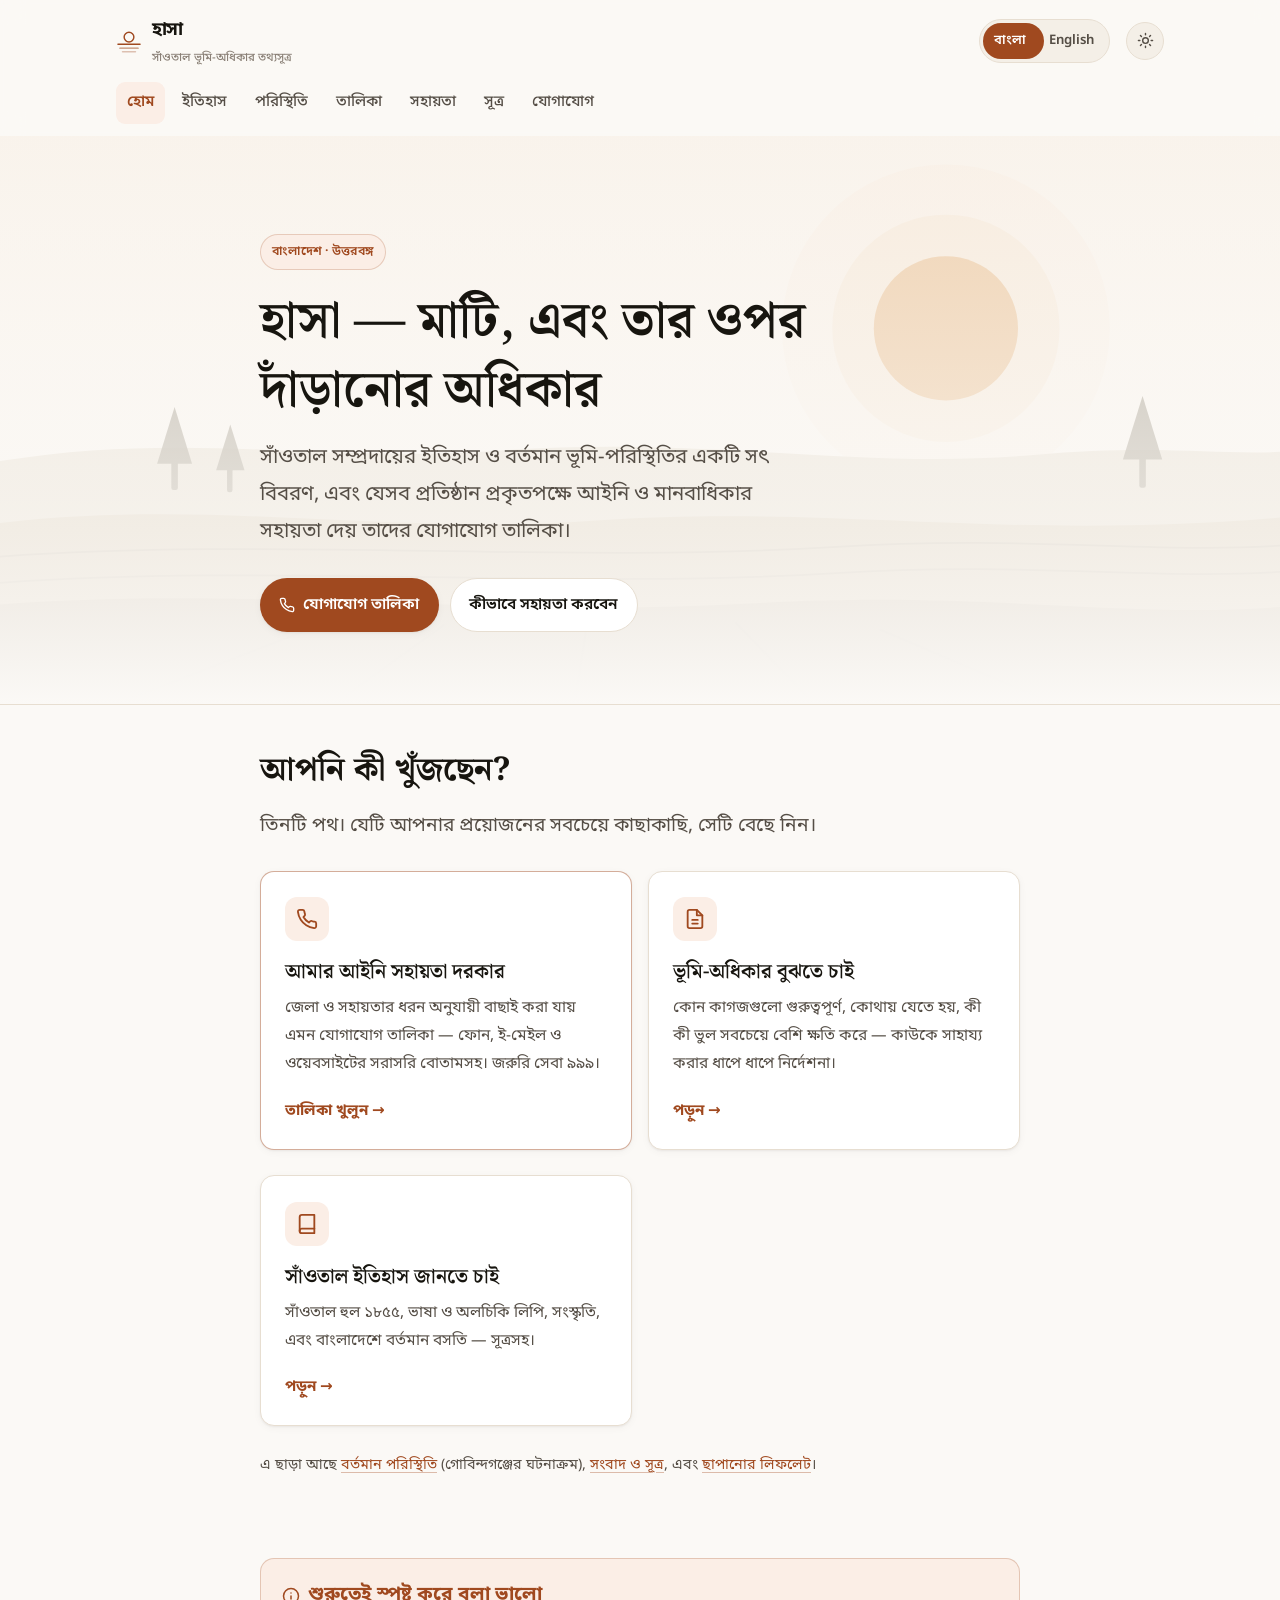
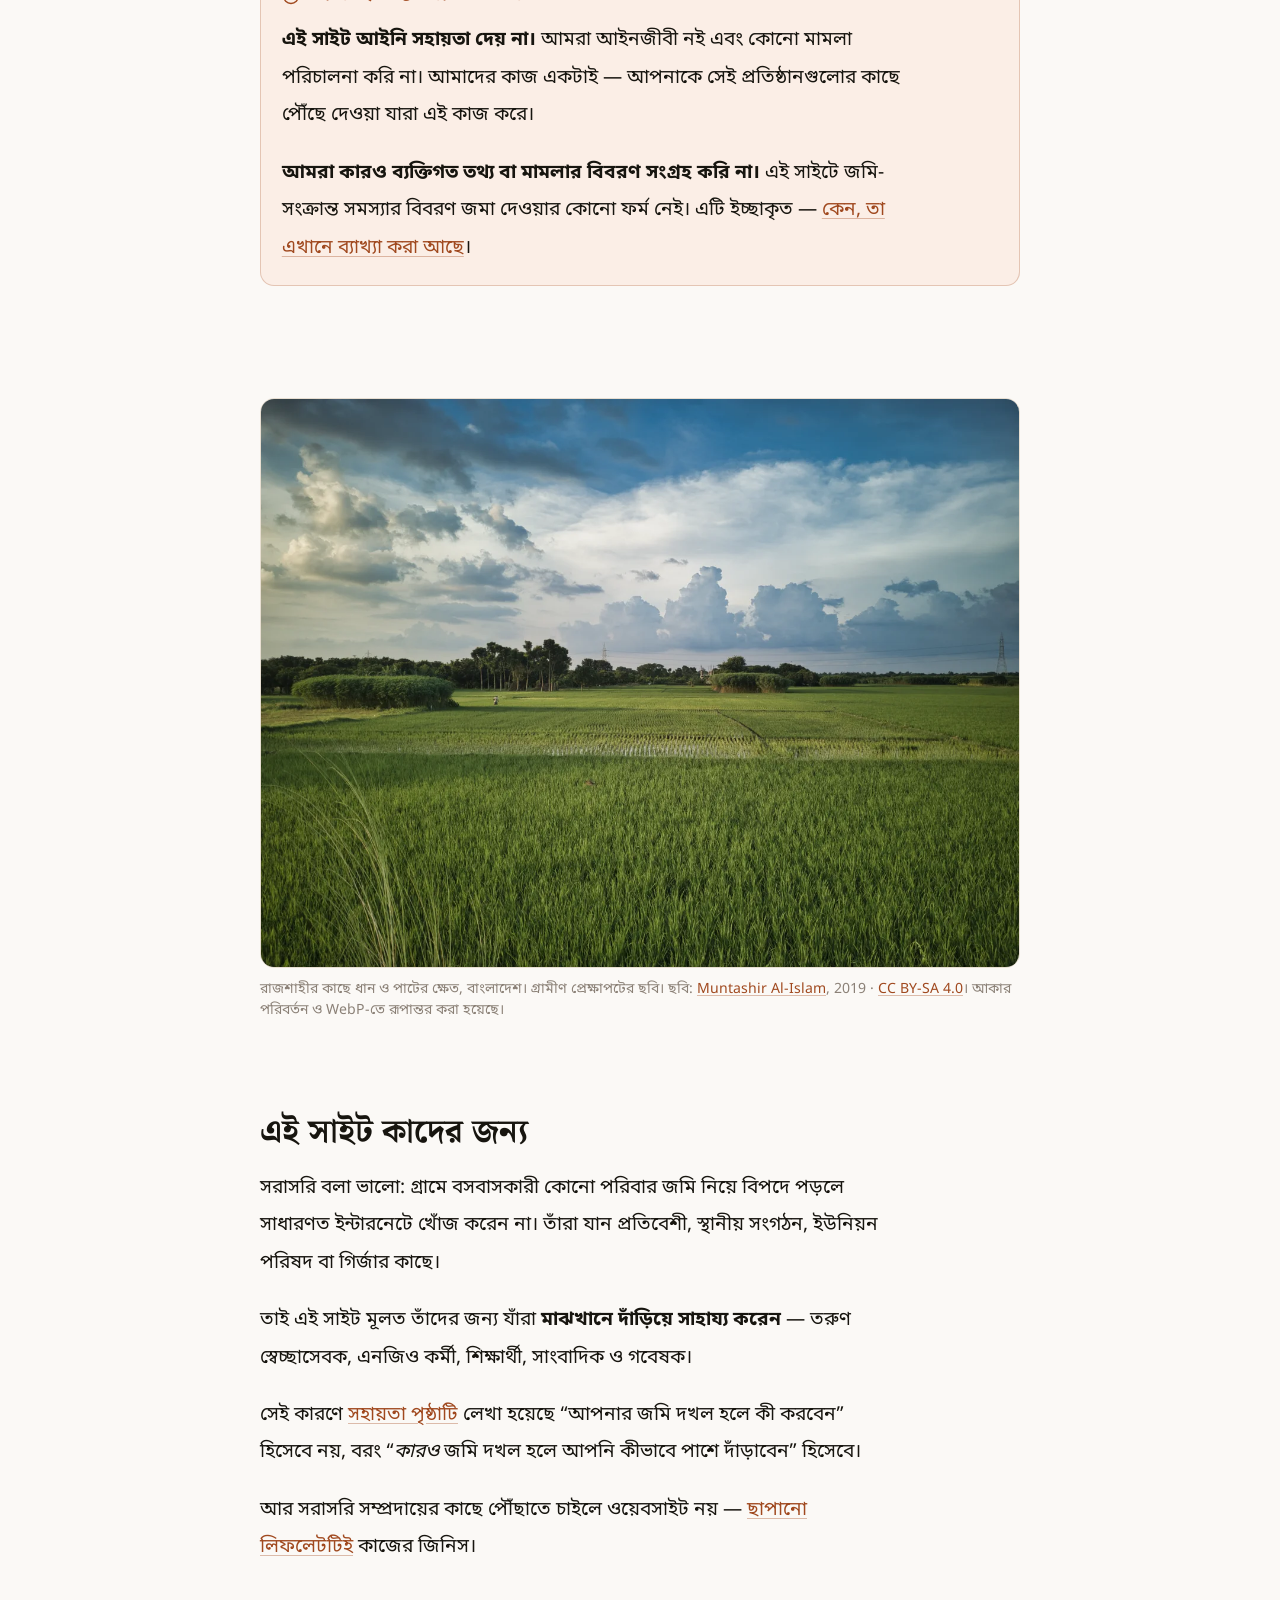
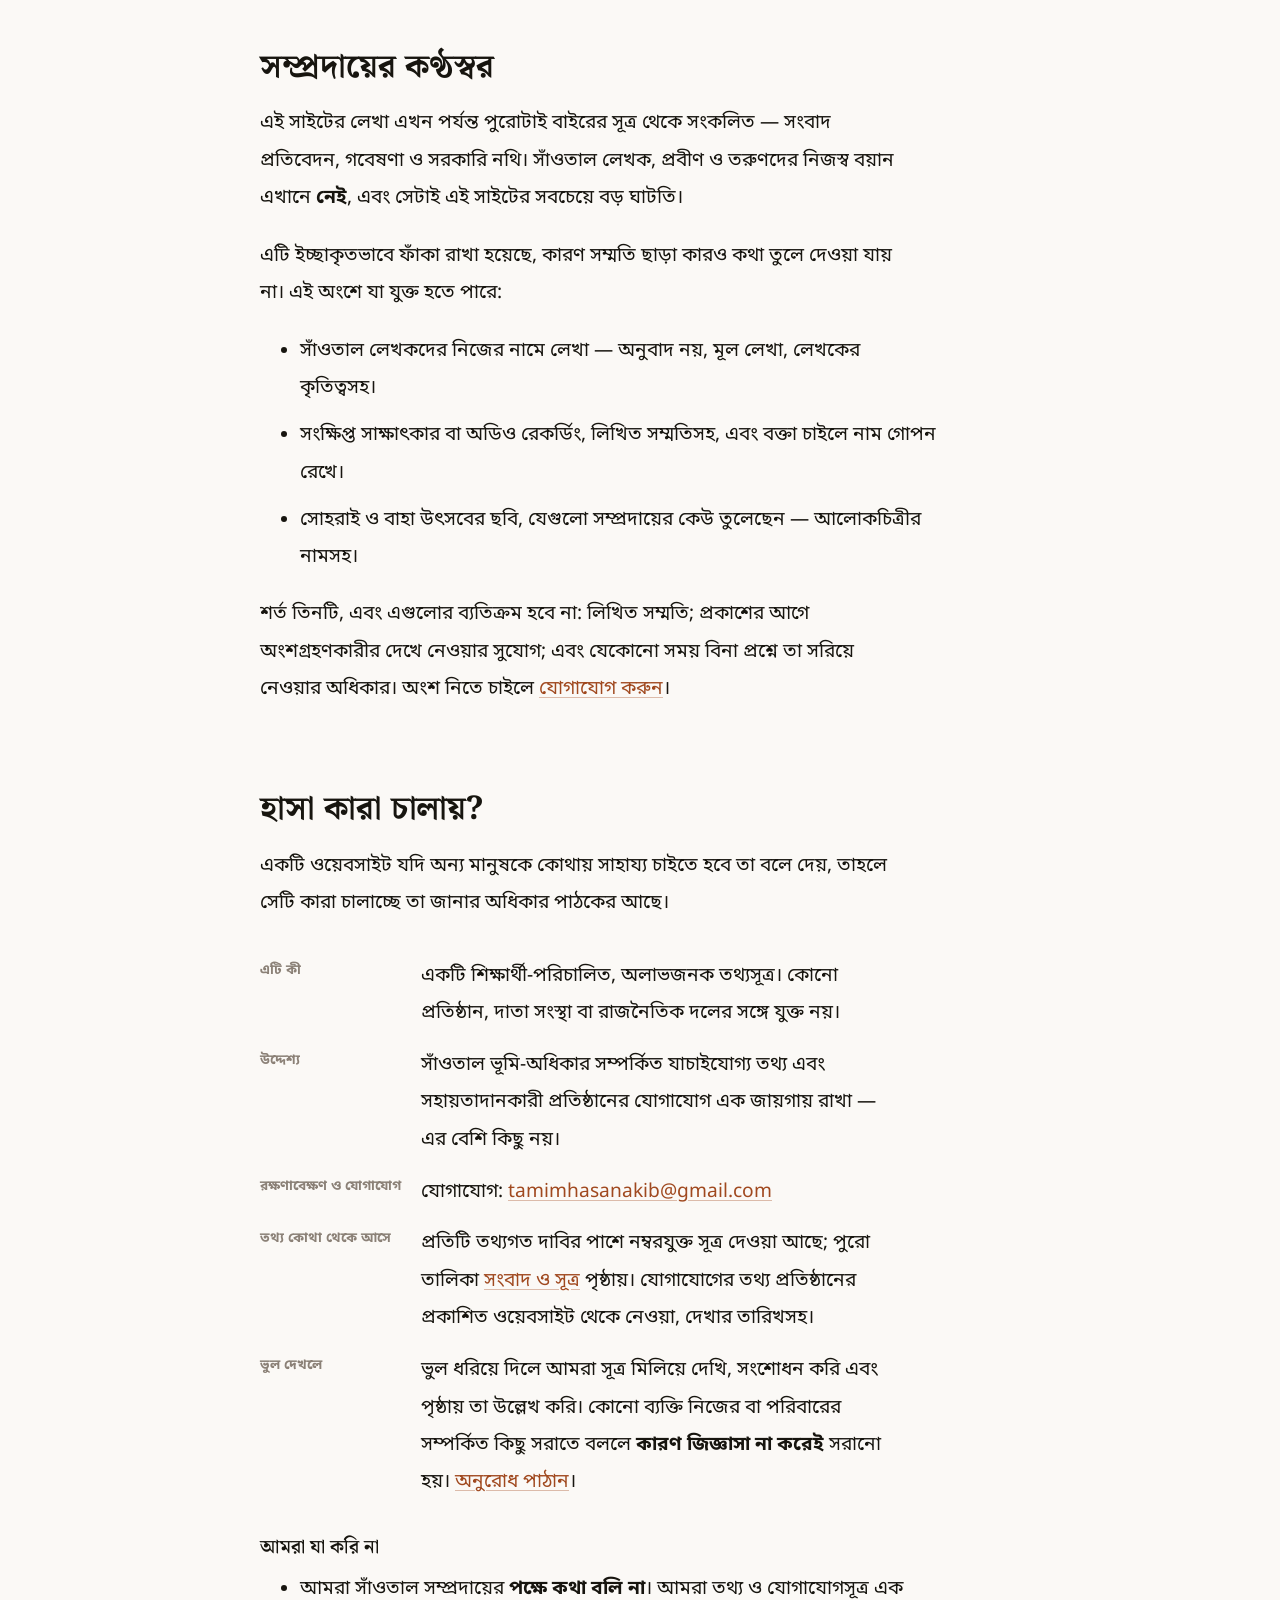
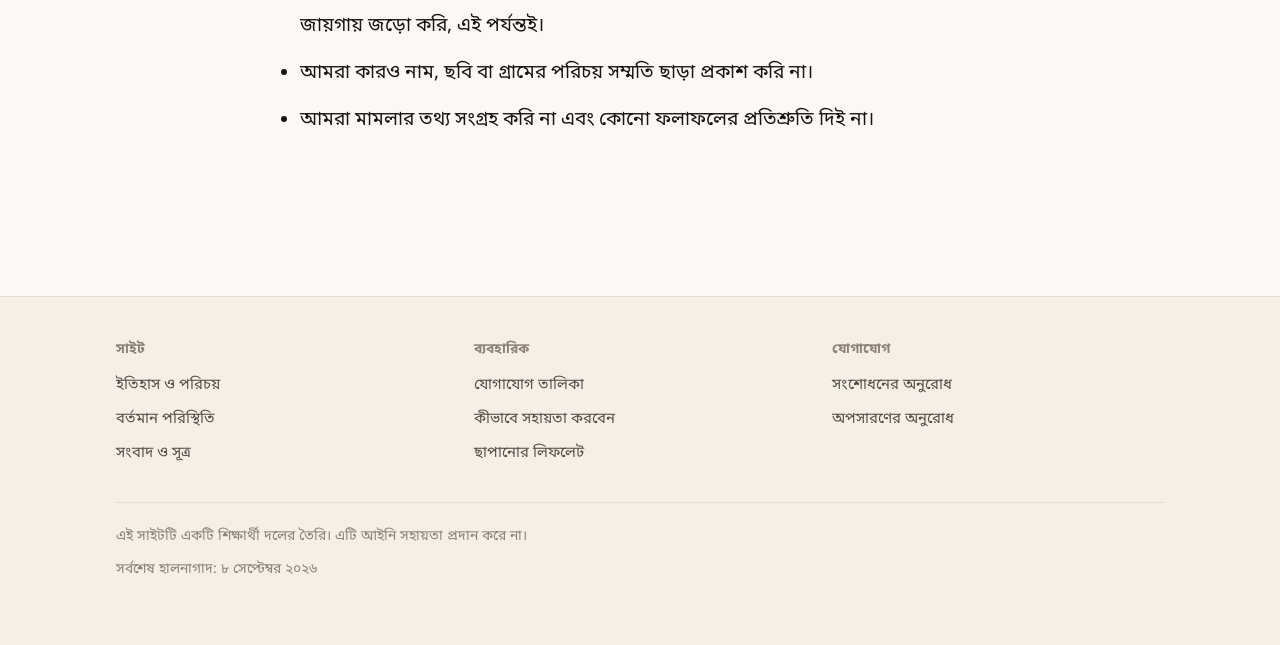
<file: index.html>
﻿<!DOCTYPE html>
<html lang="bn" data-lang="bn">
<head>
<meta charset="utf-8">
<meta name="viewport" content="width=device-width, initial-scale=1">
<title>হাসা — সাঁওতাল ভূমি-অধিকার তথ্যসূত্র</title>
<meta name="description" content="বাংলাদেশের সাঁওতাল সম্প্রদায়ের ইতিহাস, ভূমি-অধিকার পরিস্থিতি এবং যেসব প্রতিষ্ঠান আইনি ও মানবাধিকার সহায়তা দেয় তাদের প্রকাশিত যোগাযোগ তালিকা।">
<link rel="icon" href="assets/logo.svg" type="image/svg+xml">
<meta property="og:type" content="website">
<meta property="og:title" content="হাসা — সাঁওতাল ভূমি-অধিকার তথ্যসূত্র">
<meta property="og:description" content="ইতিহাস, ভূমি-অধিকার পরিস্থিতি ও সহায়তাদানকারী প্রতিষ্ঠানের যোগাযোগ তালিকা।">
<link rel="preconnect" href="https://fonts.googleapis.com">
<link rel="preconnect" href="https://fonts.gstatic.com" crossorigin>
<link rel="stylesheet" href="https://fonts.googleapis.com/css2?family=Fraunces:opsz,wght@9..144,400;9..144,600;9..144,700&family=Inter:wght@400;500;600;700&family=Noto+Sans+Bengali:wght@400;500;600;700&family=Noto+Serif+Bengali:wght@500;600;700&display=swap">
<link rel="stylesheet" href="assets/style.css">
<script>
/* Set language and theme before first paint to avoid a flash. */
(function(){try{var r=document.documentElement,
l=localStorage.getItem('hasa.lang')||'bn',
t=localStorage.getItem('hasa.theme')||(window.matchMedia&&window.matchMedia('(prefers-color-scheme: dark)').matches?'dark':'light');
r.setAttribute('data-lang',l);r.setAttribute('lang',l);r.setAttribute('data-theme',t);}
catch(e){document.documentElement.setAttribute('data-lang','bn');}})();
</script>
</head>
<body data-title-bn="হাসা — সাঁওতাল ভূমি-অধিকার তথ্যসূত্র" data-title-en="Hasa — Santal land rights resource">

<a class="skip" href="#main"><span data-l="bn">মূল বিষয়বস্তুতে যান</span><span data-l="en">Skip to main content</span></a>

<header class="site">
  <div class="wrap-wide">
    <div class="bar">
      <a class="brand" href="index.html">
        <svg viewBox="0 0 40 40" fill="none" aria-hidden="true">
          <circle cx="20" cy="14" r="7.5" stroke="currentColor" stroke-width="2.2"/>
          <path d="M3 25h34" stroke="currentColor" stroke-width="2.2" stroke-linecap="round"/>
          <path d="M6 31h28" stroke="currentColor" stroke-width="2.2" stroke-linecap="round" opacity=".62"/>
          <path d="M10 36.5h20" stroke="currentColor" stroke-width="2.2" stroke-linecap="round" opacity=".32"/>
        </svg>
        <span>
          <span data-l="bn">হাসা</span><span data-l="en">Hasa</span>
          <span class="sub" data-l="bn">সাঁওতাল ভূমি-অধিকার তথ্যসূত্র</span>
          <span class="sub" data-l="en">Santal land rights resource</span>
        </span>
      </a>

      <div class="langswitch" role="group" aria-label="ভাষা">
        <button type="button" data-setlang="bn" aria-pressed="true">বাংলা</button>
        <button type="button" data-setlang="en" aria-pressed="false">English</button>
        <span class="langswitch-thumb" aria-hidden="true"></span>
      </div>

      <button class="iconbtn" type="button" data-theme-toggle aria-pressed="false" aria-label="ডার্ক মোডে যান">
        <svg class="sun" viewBox="0 0 24 24" fill="none" stroke="currentColor" stroke-width="2" stroke-linecap="round" aria-hidden="true"><circle cx="12" cy="12" r="4"/><path d="M12 2v2M12 20v2M4.9 4.9l1.4 1.4M17.7 17.7l1.4 1.4M2 12h2M20 12h2M6.3 17.7l-1.4 1.4M19.1 4.9l-1.4 1.4"/></svg>
        <svg class="moon" viewBox="0 0 24 24" fill="none" stroke="currentColor" stroke-width="2" stroke-linecap="round" stroke-linejoin="round" aria-hidden="true"><path d="M21 12.8A9 9 0 1 1 11.2 3a7 7 0 0 0 9.8 9.8z"/></svg>
      </button>

      <button class="iconbtn navtoggle" type="button" data-nav-toggle aria-expanded="false" aria-controls="primary-nav" aria-label="মেনু">
        <svg viewBox="0 0 24 24" fill="none" stroke="currentColor" stroke-width="2" stroke-linecap="round" aria-hidden="true"><path d="M3 6h18M3 12h18M3 18h18"/></svg>
      </button>
    </div>

    <nav class="nav" id="primary-nav" aria-label="Main">
      <a href="index.html" aria-current="page"><span data-l="bn">হোম</span><span data-l="en">Home</span></a>
      <a href="about.html"><span data-l="bn">ইতিহাস</span><span data-l="en">History</span></a>
      <a href="now.html"><span data-l="bn">পরিস্থিতি</span><span data-l="en">Situation</span></a>
      <a href="directory.html"><span data-l="bn">তালিকা</span><span data-l="en">Directory</span></a>
      <a href="help.html"><span data-l="bn">সহায়তা</span><span data-l="en">Help</span></a>
      <a href="coverage.html"><span data-l="bn">সূত্র</span><span data-l="en">Sources</span></a>
      <a href="contact.html"><span data-l="bn">যোগাযোগ</span><span data-l="en">Contact</span></a>
    </nav>
  </div>
</header>

<main id="main">

  
  <div class="hero">
    <div class="hero-art" aria-hidden="true">
      <svg viewBox="0 0 1200 520" preserveAspectRatio="xMidYMid slice" fill="none">
        <defs>
          <linearGradient id="sky" x1="0" y1="0" x2="0" y2="1">
            <stop offset="0%" stop-color="var(--art-sky-1)"/><stop offset="100%" stop-color="var(--art-sky-2)"/>
          </linearGradient>
          <linearGradient id="f1" x1="0" y1="0" x2="0" y2="1">
            <stop offset="0%" stop-color="var(--art-f1a)"/><stop offset="100%" stop-color="var(--art-f1b)"/>
          </linearGradient>
          <linearGradient id="f2" x1="0" y1="0" x2="0" y2="1">
            <stop offset="0%" stop-color="var(--art-f2a)"/><stop offset="100%" stop-color="var(--art-f2b)"/>
          </linearGradient>
          <linearGradient id="f3" x1="0" y1="0" x2="0" y2="1">
            <stop offset="0%" stop-color="var(--art-f3a)"/><stop offset="100%" stop-color="var(--art-f3b)"/>
          </linearGradient>
        </defs>
        <rect width="1200" height="520" fill="url(#sky)"/>
        <circle cx="880" cy="176" r="150" fill="var(--art-sun)" opacity=".07"/>
        <circle cx="880" cy="176" r="104" fill="var(--art-sun)" opacity=".16"/>
        <circle cx="880" cy="176" r="66" fill="var(--art-sun)" opacity=".92"/>
        <path d="M0 300 C 180 268, 300 300, 470 288 C 660 274, 800 306, 960 292 C 1080 281, 1140 294, 1200 288 L1200 520 L0 520 Z" fill="url(#f3)"/>
        <path d="M0 356 C 200 330, 360 366, 560 352 C 780 337, 940 372, 1200 348 L1200 520 L0 520 Z" fill="url(#f2)"/>
        <g stroke="var(--art-line)" stroke-width="1.6" opacity=".3">
          <path d="M0 386 C 260 366, 520 392, 780 376 C 960 365, 1080 384, 1200 374"/>
          <path d="M0 410 C 260 390, 520 416, 780 400 C 960 389, 1080 408, 1200 398"/>
        </g>
        <path d="M0 430 C 240 410, 470 442, 700 428 C 920 415, 1050 444, 1200 430 L1200 520 L0 520 Z" fill="url(#f1)"/>
        <g stroke="var(--art-line)" stroke-width="2" opacity=".25" stroke-linecap="round">
          <path d="M120 520 L296 452"/><path d="M320 520 L420 448"/><path d="M540 520 L552 444"/>
          <path d="M760 520 L688 446"/><path d="M980 520 L820 452"/>
        </g>
        <g fill="var(--art-tree)" opacity=".8">
          <path d="M158 300 l16 -52 16 52 z"/><rect x="171" y="298" width="6" height="26" rx="2"/>
          <path d="M212 306 l13 -42 13 42 z"/><rect x="222" y="304" width="5" height="22" rx="2"/>
          <path d="M1042 296 l18 -58 18 58 z"/><rect x="1057" y="294" width="6" height="28" rx="2"/>
        </g>
      </svg>
    </div>

    <div class="wrap hero-inner">
      <span class="eyebrow">
        <span data-l="bn">বাংলাদেশ · উত্তরবঙ্গ</span>
        <span data-l="en">Bangladesh · Northern districts</span>
      </span>
      <h1>
        <span data-l="bn">হাসা — মাটি, এবং তার ওপর দাঁড়ানোর অধিকার</span>
        <span data-l="en">Hasa — the land, and the right to stand on it</span>
      </h1>
      <p class="lede">
        <span data-l="bn">সাঁওতাল সম্প্রদায়ের ইতিহাস ও বর্তমান ভূমি-পরিস্থিতির একটি সৎ বিবরণ, এবং যেসব প্রতিষ্ঠান প্রকৃতপক্ষে আইনি ও মানবাধিকার সহায়তা দেয় তাদের যোগাযোগ তালিকা।</span>
        <span data-l="en">An honest account of the Santal community's history and the land conflicts they face — and a directory of the organisations that actually provide legal and human rights support.</span>
      </p>
      <div class="btnrow">
        <a class="btn btn-primary" href="directory.html">
          <svg viewBox="0 0 24 24" fill="none" stroke="currentColor" stroke-width="2" stroke-linecap="round" stroke-linejoin="round" aria-hidden="true"><path d="M22 16.9v3a2 2 0 0 1-2.2 2 19.8 19.8 0 0 1-8.6-3.1 19.5 19.5 0 0 1-6-6A19.8 19.8 0 0 1 2.1 4.2 2 2 0 0 1 4.1 2h3a2 2 0 0 1 2 1.7c.1 1 .4 1.9.7 2.8a2 2 0 0 1-.5 2.1L8.1 9.9a16 16 0 0 0 6 6l1.3-1.3a2 2 0 0 1 2.1-.4c.9.3 1.8.6 2.8.7a2 2 0 0 1 1.7 2z"/></svg>
          <span data-l="bn">যোগাযোগ তালিকা</span><span data-l="en">Directory</span>
        </a>
        <a class="btn btn-ghost" href="help.html">
          <span data-l="bn">কীভাবে সহায়তা করবেন</span><span data-l="en">How to help</span>
        </a>
      </div>
    </div>
  </div>

  <div class="wrap">

    <section class="block reveal" id="start" style="padding-top:2.6rem">
      <div class="section-head">
        <h2><span data-l="bn">আপনি কী খুঁজছেন?</span><span data-l="en">What are you looking for?</span></h2>
        <p>
          <span data-l="bn">তিনটি পথ। যেটি আপনার প্রয়োজনের সবচেয়ে কাছাকাছি, সেটি বেছে নিন।</span>
          <span data-l="en">Three ways in. Pick whichever is closest to what you need.</span>
        </p>
      </div>

      <ul class="paths">
        <li><a class="path path-urgent" href="directory.html">
          <span class="path-icon">
            <svg viewBox="0 0 24 24" fill="none" stroke="currentColor" stroke-width="2" stroke-linecap="round" stroke-linejoin="round" aria-hidden="true"><path d="M22 16.9v3a2 2 0 0 1-2.2 2 19.8 19.8 0 0 1-8.6-3.1 19.5 19.5 0 0 1-6-6A19.8 19.8 0 0 1 2.1 4.2 2 2 0 0 1 4.1 2h3a2 2 0 0 1 2 1.7c.1 1 .4 1.9.7 2.8a2 2 0 0 1-.5 2.1L8.1 9.9a16 16 0 0 0 6 6l1.3-1.3a2 2 0 0 1 2.1-.4c.9.3 1.8.6 2.8.7a2 2 0 0 1 1.7 2z"/></svg>
          </span>
          <h3><span data-l="bn">আমার আইনি সহায়তা দরকার</span><span data-l="en">I need legal help</span></h3>
          <p>
            <span data-l="bn">জেলা ও সহায়তার ধরন অনুযায়ী বাছাই করা যায় এমন যোগাযোগ তালিকা — ফোন, ই-মেইল ও ওয়েবসাইটের সরাসরি বোতামসহ। জরুরি সেবা ৯৯৯।</span>
            <span data-l="en">A contact directory you can filter by district and type of help, with direct Call, Email and Website buttons. Emergency services: 999.</span>
          </p>
          <span class="go"><span data-l="bn">তালিকা খুলুন →</span><span data-l="en">Open the directory →</span></span>
        </a></li>

        <li><a class="path" href="help.html">
          <span class="path-icon">
            <svg viewBox="0 0 24 24" fill="none" stroke="currentColor" stroke-width="2" stroke-linecap="round" stroke-linejoin="round" aria-hidden="true"><path d="M14 2H6a2 2 0 0 0-2 2v16a2 2 0 0 0 2 2h12a2 2 0 0 0 2-2V8z"/><path d="M14 2v6h6M9 13h6M9 17h6"/></svg>
          </span>
          <h3><span data-l="bn">ভূমি-অধিকার বুঝতে চাই</span><span data-l="en">Understand land rights</span></h3>
          <p>
            <span data-l="bn">কোন কাগজগুলো গুরুত্বপূর্ণ, কোথায় যেতে হয়, কী কী ভুল সবচেয়ে বেশি ক্ষতি করে — কাউকে সাহায্য করার ধাপে ধাপে নির্দেশনা।</span>
            <span data-l="en">Which documents matter, where to go, and the mistakes that cost the most — a step-by-step guide for supporting someone.</span>
          </p>
          <span class="go"><span data-l="bn">পড়ুন →</span><span data-l="en">Read the guide →</span></span>
        </a></li>

        <li><a class="path" href="about.html">
          <span class="path-icon">
            <svg viewBox="0 0 24 24" fill="none" stroke="currentColor" stroke-width="2" stroke-linecap="round" stroke-linejoin="round" aria-hidden="true"><path d="M4 19.5A2.5 2.5 0 0 1 6.5 17H20"/><path d="M6.5 2H20v20H6.5A2.5 2.5 0 0 1 4 19.5v-15A2.5 2.5 0 0 1 6.5 2z"/></svg>
          </span>
          <h3><span data-l="bn">সাঁওতাল ইতিহাস জানতে চাই</span><span data-l="en">Explore Santal history</span></h3>
          <p>
            <span data-l="bn">সাঁওতাল হুল ১৮৫৫, ভাষা ও অলচিকি লিপি, সংস্কৃতি, এবং বাংলাদেশে বর্তমান বসতি — সূত্রসহ।</span>
            <span data-l="en">The Santal Hool of 1855, language and the Ol Chiki script, culture, and where Santal communities live today — with sources.</span>
          </p>
          <span class="go"><span data-l="bn">পড়ুন →</span><span data-l="en">Read →</span></span>
        </a></li>
      </ul>

      <p class="small">
        <span data-l="bn">এ ছাড়া আছে <a href="now.html">বর্তমান পরিস্থিতি</a> (গোবিন্দগঞ্জের ঘটনাক্রম), <a href="coverage.html">সংবাদ ও সূত্র</a>, এবং <a href="leaflet.html">ছাপানোর লিফলেট</a>।</span>
        <span data-l="en">Also here: <a href="now.html">the situation</a> (a dated Gobindaganj timeline), <a href="coverage.html">coverage and sources</a>, and a <a href="leaflet.html">printable leaflet</a>.</span>
      </p>
    </section>

    <section class="block reveal">
      <div class="callout limits">
        <div class="callout-title">
          <svg viewBox="0 0 24 24" fill="none" stroke="currentColor" stroke-width="2" stroke-linecap="round" aria-hidden="true"><circle cx="12" cy="12" r="10"/><path d="M12 16v-4M12 8h.01"/></svg>
          <span data-l="bn">শুরুতেই স্পষ্ট করে বলা ভালো</span>
          <span data-l="en">Clear from the start</span>
        </div>
        <p>
          <span data-l="bn"><strong>এই সাইট আইনি সহায়তা দেয় না।</strong> আমরা আইনজীবী নই এবং কোনো মামলা পরিচালনা করি না। আমাদের কাজ একটাই — আপনাকে সেই প্রতিষ্ঠানগুলোর কাছে পৌঁছে দেওয়া যারা এই কাজ করে।</span>
          <span data-l="en"><strong>This site does not provide legal aid.</strong> We are not lawyers and we do not take on cases. Our only job is to get you to the organisations that do.</span>
        </p>
        <p>
          <span data-l="bn"><strong>আমরা কারও ব্যক্তিগত তথ্য বা মামলার বিবরণ সংগ্রহ করি না।</strong> এই সাইটে জমি-সংক্রান্ত সমস্যার বিবরণ জমা দেওয়ার কোনো ফর্ম নেই। এটি ইচ্ছাকৃত — <a href="help.html#no-form">কেন, তা এখানে ব্যাখ্যা করা আছে</a>।</span>
          <span data-l="en"><strong>We do not collect anyone's personal information or case details.</strong> There is no form on this site for submitting a land dispute. That is deliberate — <a href="help.html#no-form">here is why</a>.</span>
        </p>
      </div>
    </section>

    <section class="block reveal">
      <figure>
        <img src="assets/rajshahi.webp" alt="Green paddy and jute fields beneath a cloud-filled sky near Rajshahi, Bangladesh" width="1280" height="959" loading="lazy" decoding="async">
        <figcaption>
          <span data-l="bn">রাজশাহীর কাছে ধান ও পাটের ক্ষেত, বাংলাদেশ। গ্রামীণ প্রেক্ষাপটের ছবি। ছবি: <a href="https://commons.wikimedia.org/wiki/File:Farm_landscape_near_Rajshahi.png">Muntashir Al-Islam</a>, 2019 · <a href="https://creativecommons.org/licenses/by-sa/4.0/">CC BY-SA 4.0</a>। আকার পরিবর্তন ও WebP-তে রূপান্তর করা হয়েছে।</span>
          <span data-l="en">Paddy and jute fields near Rajshahi, Bangladesh. A rural context photograph. Photo: <a href="https://commons.wikimedia.org/wiki/File:Farm_landscape_near_Rajshahi.png">Muntashir Al-Islam</a>, 2019 · <a href="https://creativecommons.org/licenses/by-sa/4.0/">CC BY-SA 4.0</a>. Resized and converted to WebP.</span>
        </figcaption>
      </figure>
    </section>

    <section class="block reveal">
      <h2><span data-l="bn">এই সাইট কাদের জন্য</span><span data-l="en">Who this site is for</span></h2>
      <p>
        <span data-l="bn">সরাসরি বলা ভালো: গ্রামে বসবাসকারী কোনো পরিবার জমি নিয়ে বিপদে পড়লে সাধারণত ইন্টারনেটে খোঁজ করেন না। তাঁরা যান প্রতিবেশী, স্থানীয় সংগঠন, ইউনিয়ন পরিষদ বা গির্জার কাছে।</span>
        <span data-l="en">Plainly: a rural family in a land crisis does not search the internet for help. They go to a neighbour, a local organisation, the union parishad, or the church.</span>
      </p>
      <p>
        <span data-l="bn">তাই এই সাইট মূলত তাঁদের জন্য যাঁরা <strong>মাঝখানে দাঁড়িয়ে সাহায্য করেন</strong> — তরুণ স্বেচ্ছাসেবক, এনজিও কর্মী, শিক্ষার্থী, সাংবাদিক ও গবেষক।</span>
        <span data-l="en">So this site is built mainly for the people <strong>standing in between</strong> — youth volunteers, NGO field staff, students, journalists and researchers.</span>
      </p>
      <p>
        <span data-l="bn">সেই কারণে <a href="help.html">সহায়তা পৃষ্ঠাটি</a> লেখা হয়েছে “আপনার জমি দখল হলে কী করবেন” হিসেবে নয়, বরং “<em>কারও</em> জমি দখল হলে আপনি কীভাবে পাশে দাঁড়াবেন” হিসেবে।</span>
        <span data-l="en">That is why the <a href="help.html">help page</a> is written as “how to stand beside <em>someone</em> whose land is taken” rather than “what to do if your land is taken.”</span>
      </p>
      <p>
        <span data-l="bn">আর সরাসরি সম্প্রদায়ের কাছে পৌঁছাতে চাইলে ওয়েবসাইট নয় — <a href="leaflet.html">ছাপানো লিফলেটটিই</a> কাজের জিনিস।</span>
        <span data-l="en">And if you want to reach the community directly, the useful object is not a website — it is the <a href="leaflet.html">printed leaflet</a>.</span>
      </p>
    </section>

    <section class="block reveal" id="voices">
      <h2><span data-l="bn">সম্প্রদায়ের কণ্ঠস্বর</span><span data-l="en">Community voices</span></h2>
      <p>
        <span data-l="bn">এই সাইটের লেখা এখন পর্যন্ত পুরোটাই বাইরের সূত্র থেকে সংকলিত — সংবাদ প্রতিবেদন, গবেষণা ও সরকারি নথি। সাঁওতাল লেখক, প্রবীণ ও তরুণদের নিজস্ব বয়ান এখানে <strong>নেই</strong>, এবং সেটাই এই সাইটের সবচেয়ে বড় ঘাটতি।</span>
        <span data-l="en">Everything written here so far is compiled from outside sources — news reporting, research and government documents. Accounts by Santal writers, elders and young people are <strong>not</strong> here, and that is this site's largest gap.</span>
      </p>
      <p>
        <span data-l="bn">এটি ইচ্ছাকৃতভাবে ফাঁকা রাখা হয়েছে, কারণ সম্মতি ছাড়া কারও কথা তুলে দেওয়া যায় না। এই অংশে যা যুক্ত হতে পারে:</span>
        <span data-l="en">It is deliberately left open, because nobody's words belong here without their consent. What could go in this section:</span>
      </p>
      <ul>
        <li>
          <span data-l="bn">সাঁওতাল লেখকদের নিজের নামে লেখা — অনুবাদ নয়, মূল লেখা, লেখকের কৃতিত্বসহ।</span>
          <span data-l="en">Writing by Santal authors under their own byline — original text rather than translation, with the author credited.</span>
        </li>
        <li>
          <span data-l="bn">সংক্ষিপ্ত সাক্ষাৎকার বা অডিও রেকর্ডিং, লিখিত সম্মতিসহ, এবং বক্তা চাইলে নাম গোপন রেখে।</span>
          <span data-l="en">Short interviews or audio recordings, with written consent, and anonymised if the speaker prefers.</span>
        </li>
        <li>
          <span data-l="bn">সোহরাই ও বাহা উৎসবের ছবি, যেগুলো সম্প্রদায়ের কেউ তুলেছেন — আলোকচিত্রীর নামসহ।</span>
          <span data-l="en">Photographs of Sohrai and Baha taken by someone from the community, with the photographer credited.</span>
        </li>
      </ul>
      <p>
        <span data-l="bn">শর্ত তিনটি, এবং এগুলোর ব্যতিক্রম হবে না: লিখিত সম্মতি; প্রকাশের আগে অংশগ্রহণকারীর দেখে নেওয়ার সুযোগ; এবং যেকোনো সময় বিনা প্রশ্নে তা সরিয়ে নেওয়ার অধিকার। অংশ নিতে চাইলে <a href="contact.html">যোগাযোগ করুন</a>।</span>
        <span data-l="en">Three conditions, and there are no exceptions to them: written consent; a chance for the contributor to see the page before it is published; and the right to have it removed at any time, without giving a reason. To take part, <a href="contact.html">get in touch</a>.</span>
      </p>
    </section>

    <section class="block reveal" id="who">
      <h2><span data-l="bn">হাসা কারা চালায়?</span><span data-l="en">Who maintains Hasa?</span></h2>
      <p>
        <span data-l="bn">একটি ওয়েবসাইট যদি অন্য মানুষকে কোথায় সাহায্য চাইতে হবে তা বলে দেয়, তাহলে সেটি কারা চালাচ্ছে তা জানার অধিকার পাঠকের আছে।</span>
        <span data-l="en">If a website tells people where to go for help, readers are entitled to know who is behind it.</span>
      </p>
      <dl class="who">
        <dt><span data-l="bn">এটি কী</span><span data-l="en">What this is</span></dt>
        <dd>
          <span data-l="bn">একটি শিক্ষার্থী-পরিচালিত, অলাভজনক তথ্যসূত্র। কোনো প্রতিষ্ঠান, দাতা সংস্থা বা রাজনৈতিক দলের সঙ্গে যুক্ত নয়।</span>
          <span data-l="en">A student-run, non-commercial information resource. Not affiliated with any institution, donor or political party.</span>
        </dd>

        <dt><span data-l="bn">উদ্দেশ্য</span><span data-l="en">Purpose</span></dt>
        <dd>
          <span data-l="bn">সাঁওতাল ভূমি-অধিকার সম্পর্কিত যাচাইযোগ্য তথ্য এবং সহায়তাদানকারী প্রতিষ্ঠানের যোগাযোগ এক জায়গায় রাখা — এর বেশি কিছু নয়।</span>
          <span data-l="en">To keep verifiable information about Santal land rights, and the contacts of organisations that help, in one place — and nothing beyond that.</span>
        </dd>

        <dt><span data-l="bn">রক্ষণাবেক্ষণ ও যোগাযোগ</span><span data-l="en">Maintained by</span></dt>
        <dd>
          <span data-l="bn">যোগাযোগ: <a href="mailto:tamimhasanakib@gmail.com">tamimhasanakib@gmail.com</a></span>
          <span data-l="en">Contact: <a href="mailto:tamimhasanakib@gmail.com">tamimhasanakib@gmail.com</a></span>
        </dd>

        <dt><span data-l="bn">তথ্য কোথা থেকে আসে</span><span data-l="en">Where the information comes from</span></dt>
        <dd>
          <span data-l="bn">প্রতিটি তথ্যগত দাবির পাশে নম্বরযুক্ত সূত্র দেওয়া আছে; পুরো তালিকা <a href="coverage.html">সংবাদ ও সূত্র</a> পৃষ্ঠায়। যোগাযোগের তথ্য প্রতিষ্ঠানের প্রকাশিত ওয়েবসাইট থেকে নেওয়া, দেখার তারিখসহ।</span>
          <span data-l="en">Every factual claim carries a numbered citation; the full list is on the <a href="coverage.html">coverage and sources</a> page. Contact details are taken from organisations' published websites, with the date accessed.</span>
        </dd>

        <dt><span data-l="bn">ভুল দেখলে</span><span data-l="en">Corrections</span></dt>
        <dd>
          <span data-l="bn">ভুল ধরিয়ে দিলে আমরা সূত্র মিলিয়ে দেখি, সংশোধন করি এবং পৃষ্ঠায় তা উল্লেখ করি। কোনো ব্যক্তি নিজের বা পরিবারের সম্পর্কিত কিছু সরাতে বললে <strong>কারণ জিজ্ঞাসা না করেই</strong> সরানো হয়। <a href="contact.html#removal">অনুরোধ পাঠান</a>।</span>
          <span data-l="en">Report an error and we check it against the sources, correct it, and note the correction on the page. If someone asks for material about themselves or their family to be removed, it is removed <strong>without asking why</strong>. <a href="contact.html#removal">Send a request</a>.</span>
        </dd>
      </dl>

      <h3><span data-l="bn">আমরা যা করি না</span><span data-l="en">What we do not do</span></h3>
      <ul>
        <li>
          <span data-l="bn">আমরা সাঁওতাল সম্প্রদায়ের <strong>পক্ষে কথা বলি না</strong>। আমরা তথ্য ও যোগাযোগসূত্র এক জায়গায় জড়ো করি, এই পর্যন্তই।</span>
          <span data-l="en">We do not <strong>speak for</strong> the Santal community. We gather information and contacts in one place. That is the whole scope.</span>
        </li>
        <li>
          <span data-l="bn">আমরা কারও নাম, ছবি বা গ্রামের পরিচয় সম্মতি ছাড়া প্রকাশ করি না।</span>
          <span data-l="en">We do not publish anyone's name, photograph or village without their consent.</span>
        </li>
        <li>
          <span data-l="bn">আমরা মামলার তথ্য সংগ্রহ করি না এবং কোনো ফলাফলের প্রতিশ্রুতি দিই না।</span>
          <span data-l="en">We do not collect case information, and we do not promise outcomes.</span>
        </li>
      </ul>
    </section>

  </div>
</main>


<footer class="site-foot">
  <div class="wrap-wide">
    <div class="cols">
      <div>
        <h4><span data-l="bn">সাইট</span><span data-l="en">Site</span></h4>
        <ul>
          <li><a href="about.html"><span data-l="bn">ইতিহাস ও পরিচয়</span><span data-l="en">History and identity</span></a></li>
          <li><a href="now.html"><span data-l="bn">বর্তমান পরিস্থিতি</span><span data-l="en">The situation</span></a></li>
          <li><a href="coverage.html"><span data-l="bn">সংবাদ ও সূত্র</span><span data-l="en">Coverage and sources</span></a></li>
        </ul>
      </div>
      <div>
        <h4><span data-l="bn">ব্যবহারিক</span><span data-l="en">Practical</span></h4>
        <ul>
          <li><a href="directory.html"><span data-l="bn">যোগাযোগ তালিকা</span><span data-l="en">Directory</span></a></li>
          <li><a href="help.html"><span data-l="bn">কীভাবে সহায়তা করবেন</span><span data-l="en">How to help</span></a></li>
          <li><a href="leaflet.html"><span data-l="bn">ছাপানোর লিফলেট</span><span data-l="en">Printable leaflet</span></a></li>
        </ul>
      </div>
      <div>
        <h4><span data-l="bn">যোগাযোগ</span><span data-l="en">Contact</span></h4>
        <ul>
          <li><a href="contact.html"><span data-l="bn">সংশোধনের অনুরোধ</span><span data-l="en">Request a correction</span></a></li>
          <li><a href="contact.html#removal"><span data-l="bn">অপসারণের অনুরোধ</span><span data-l="en">Request a removal</span></a></li>
        </ul>
      </div>
    </div>
    <div class="foot-bottom">
      <p>
        <span data-l="bn">এই সাইটটি একটি শিক্ষার্থী দলের তৈরি। এটি আইনি সহায়তা প্রদান করে না।</span>
        <span data-l="en">Built by a student group. This site does not provide legal aid.</span>
      </p>
      <p>
        <span data-l="bn">সর্বশেষ হালনাগাদ: <time datetime="2026-09-08">৮ সেপ্টেম্বর ২০২৬</time></span>
        <span data-l="en">Last updated: <time datetime="2026-09-08">8 September 2026</time></span>
      </p>
    </div>
  </div>
</footer>

<script src="assets/app.js"></script>
</body>
</html>
</file>
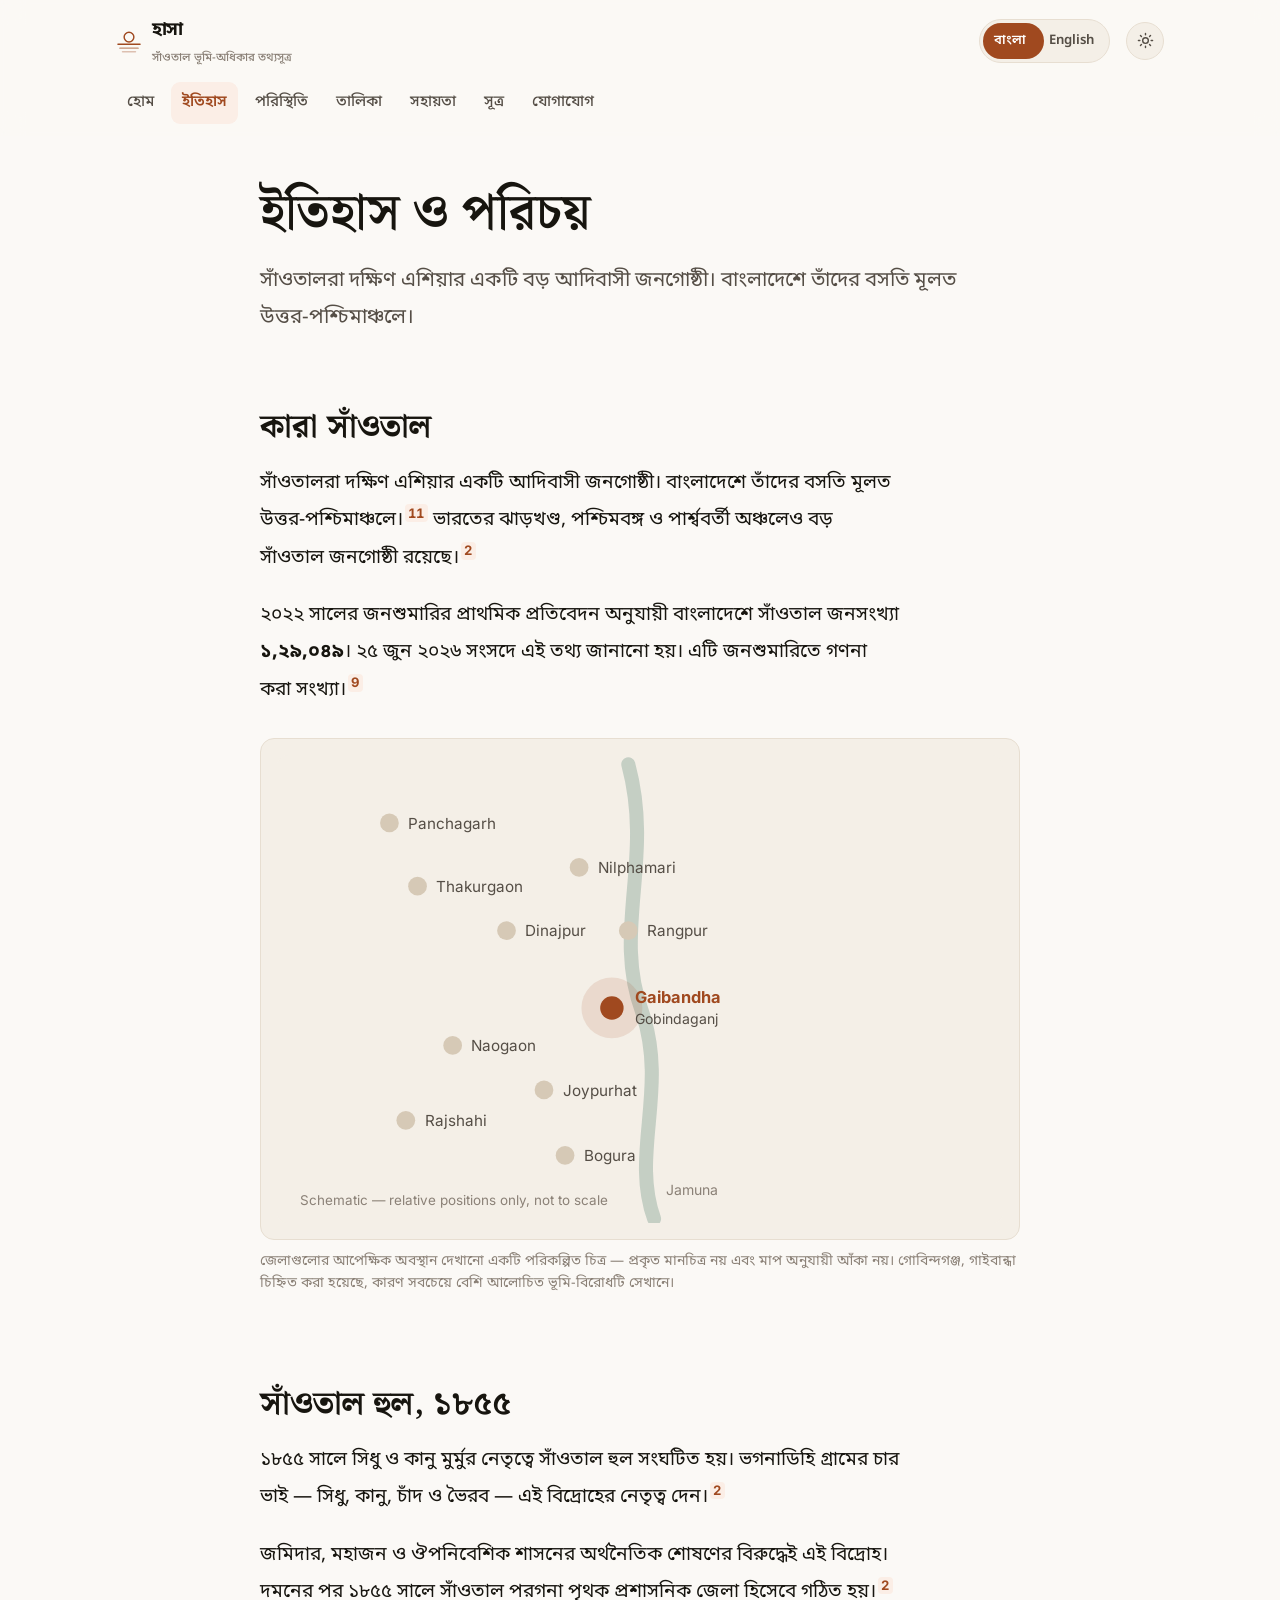
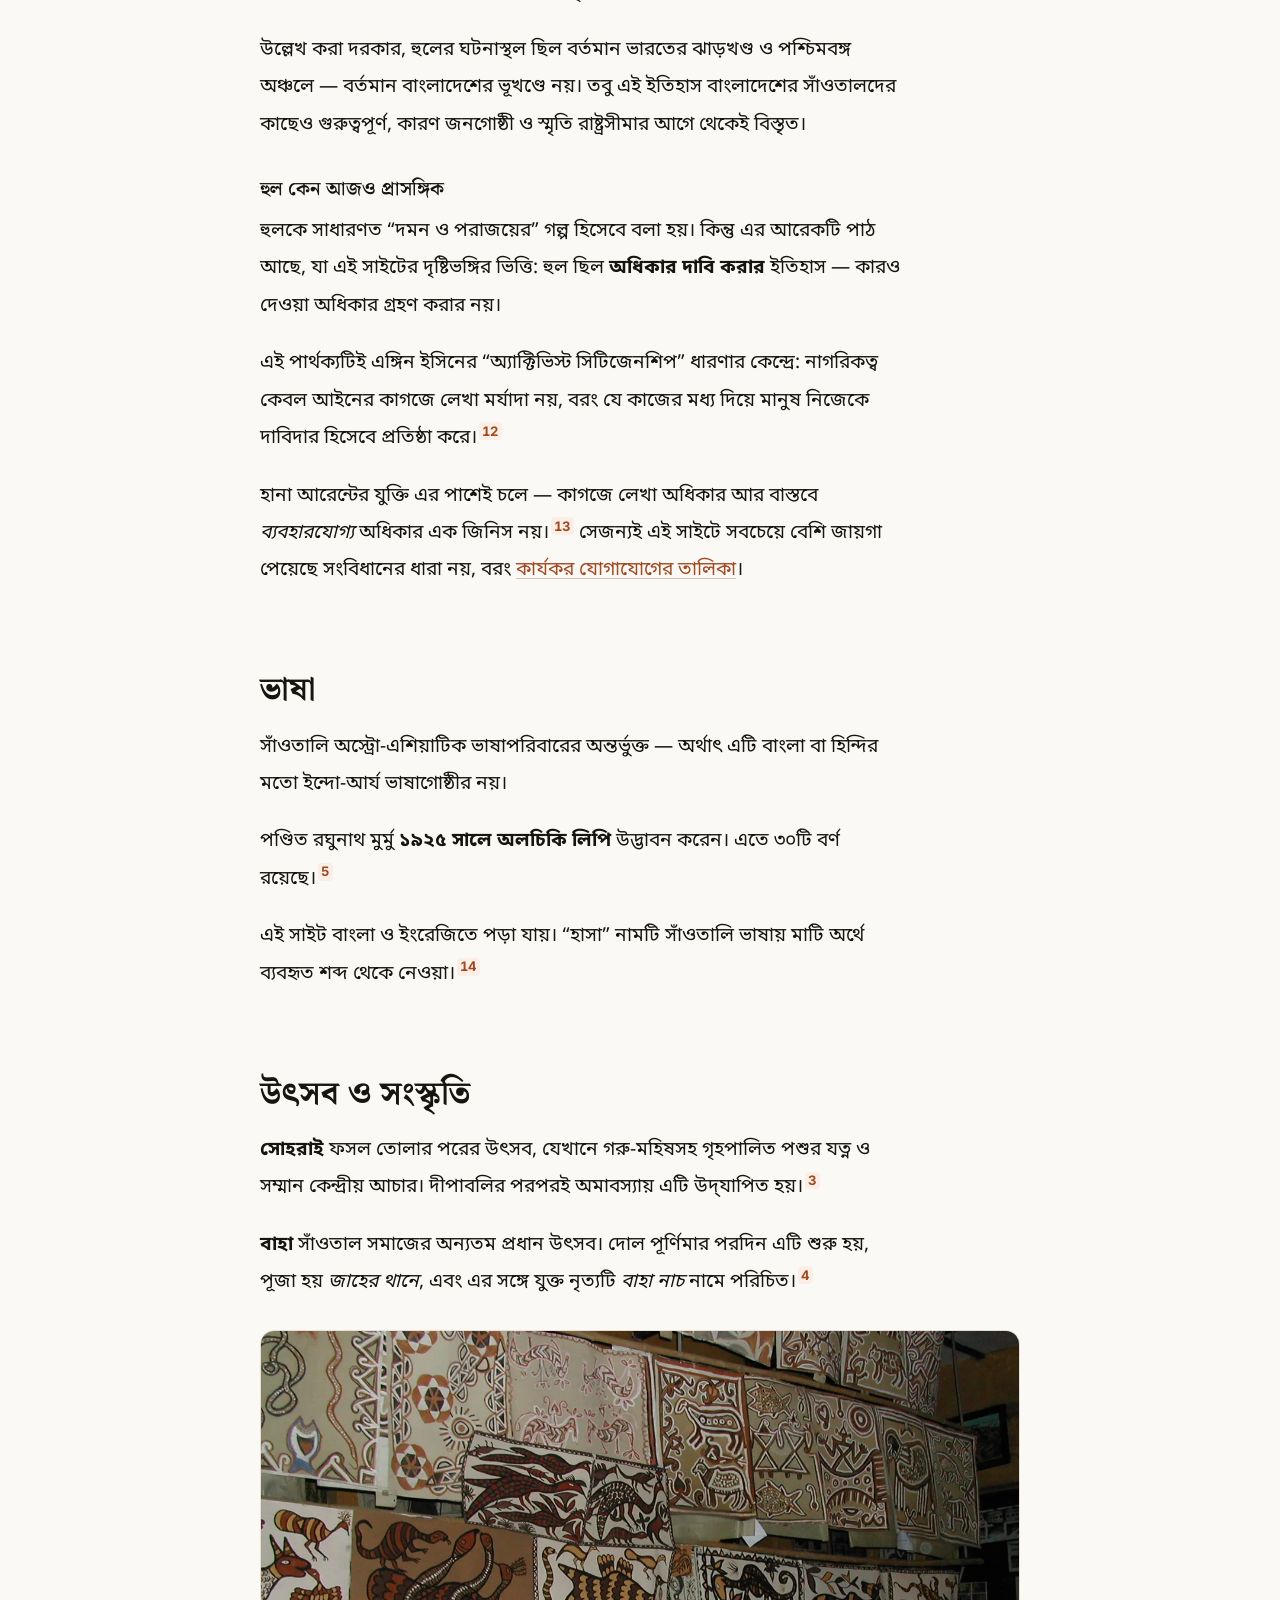
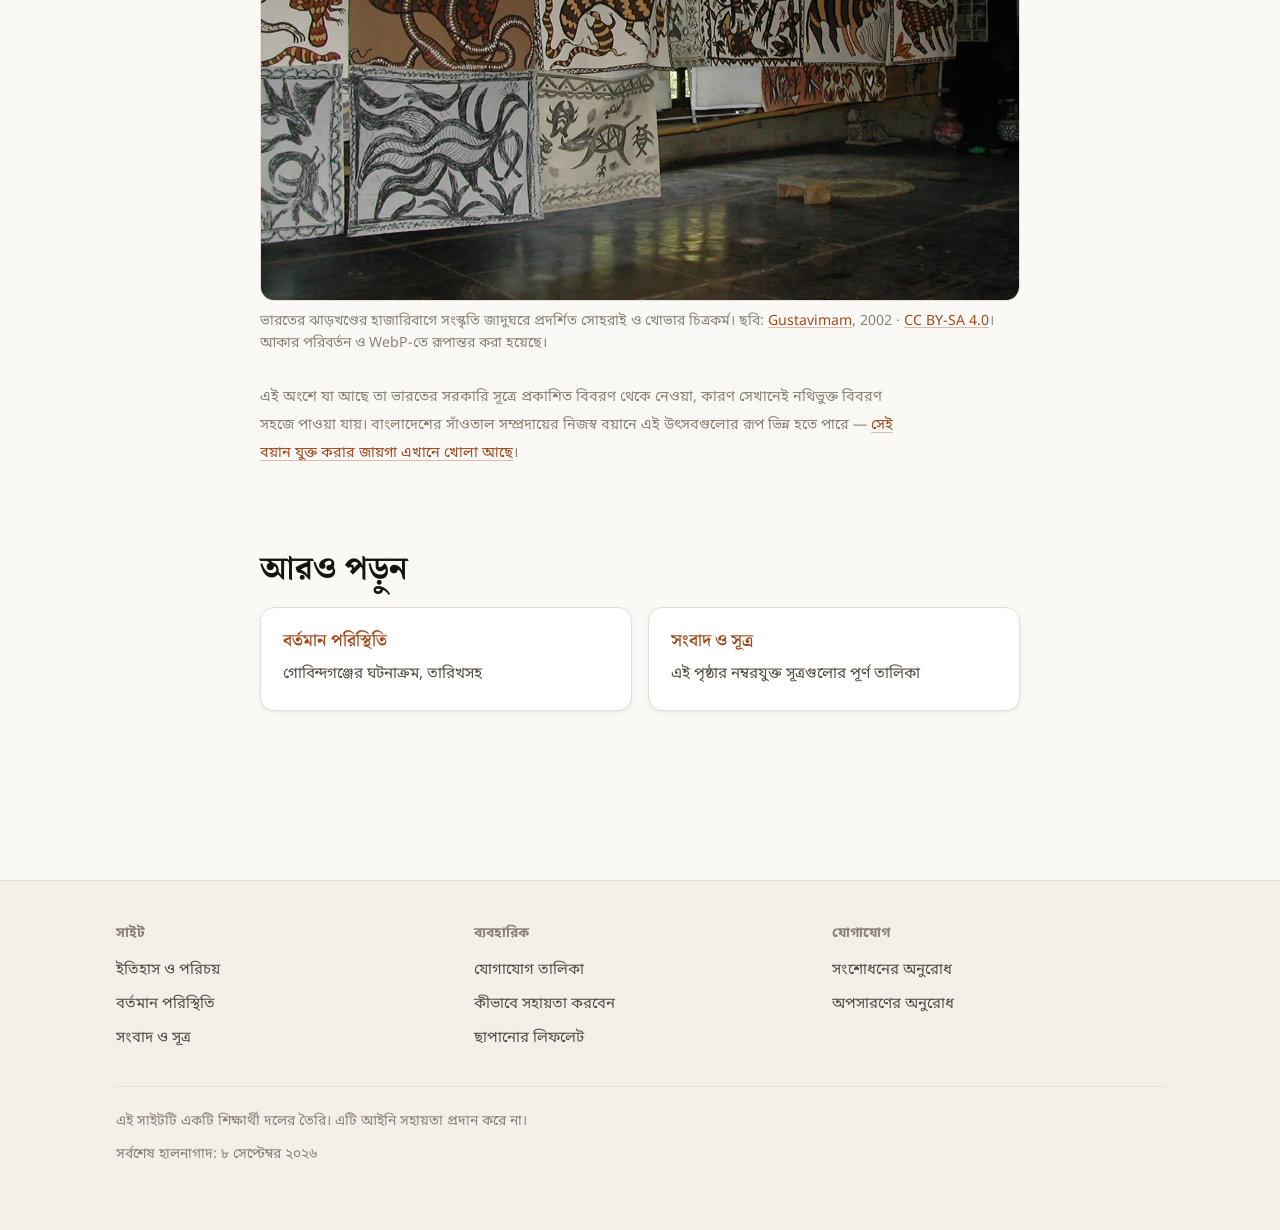
<file: about.html>
﻿<!DOCTYPE html>
<html lang="bn" data-lang="bn">
<head>
<meta charset="utf-8">
<meta name="viewport" content="width=device-width, initial-scale=1">
<title>ইতিহাস ও পরিচয় — হাসা</title>
<meta name="description" content="সাঁওতাল সম্প্রদায়ের পরিচয়, ভাষা ও সংস্কৃতি, ১৮৫৫–৫৬ সালের সাঁওতাল হুল এবং বাংলাদেশে বর্তমান বসতি।">
<link rel="icon" href="assets/logo.svg" type="image/svg+xml">
<meta property="og:type" content="article">
<meta property="og:title" content="ইতিহাস ও পরিচয় — হাসা">
<meta property="og:description" content="সাঁওতাল হুল ১৮৫৫–৫৬, ভাষা, সংস্কৃতি এবং বাংলাদেশে বর্তমান বসতি।">
<link rel="preconnect" href="https://fonts.googleapis.com">
<link rel="preconnect" href="https://fonts.gstatic.com" crossorigin>
<link rel="stylesheet" href="https://fonts.googleapis.com/css2?family=Fraunces:opsz,wght@9..144,400;9..144,600;9..144,700&family=Inter:wght@400;500;600;700&family=Noto+Sans+Bengali:wght@400;500;600;700&family=Noto+Serif+Bengali:wght@500;600;700&display=swap">
<link rel="stylesheet" href="assets/style.css">
<script>
(function(){try{var r=document.documentElement,
l=localStorage.getItem('hasa.lang')||'bn',
t=localStorage.getItem('hasa.theme')||(window.matchMedia&&window.matchMedia('(prefers-color-scheme: dark)').matches?'dark':'light');
r.setAttribute('data-lang',l);r.setAttribute('lang',l);r.setAttribute('data-theme',t);}
catch(e){document.documentElement.setAttribute('data-lang','bn');}})();
</script>
</head>
<body data-title-bn="ইতিহাস ও পরিচয় — হাসা" data-title-en="History and identity — Hasa">

<a class="skip" href="#main"><span data-l="bn">মূল বিষয়বস্তুতে যান</span><span data-l="en">Skip to main content</span></a>

<header class="site">
  <div class="wrap-wide">
    <div class="bar">
      <a class="brand" href="index.html">
        <svg viewBox="0 0 40 40" fill="none" aria-hidden="true">
          <circle cx="20" cy="14" r="7.5" stroke="currentColor" stroke-width="2.2"/>
          <path d="M3 25h34" stroke="currentColor" stroke-width="2.2" stroke-linecap="round"/>
          <path d="M6 31h28" stroke="currentColor" stroke-width="2.2" stroke-linecap="round" opacity=".62"/>
          <path d="M10 36.5h20" stroke="currentColor" stroke-width="2.2" stroke-linecap="round" opacity=".32"/>
        </svg>
        <span>
          <span data-l="bn">হাসা</span><span data-l="en">Hasa</span>
          <span class="sub" data-l="bn">সাঁওতাল ভূমি-অধিকার তথ্যসূত্র</span>
          <span class="sub" data-l="en">Santal land rights resource</span>
        </span>
      </a>
      <div class="langswitch" role="group" aria-label="ভাষা">
        <button type="button" data-setlang="bn" aria-pressed="true">বাংলা</button>
        <button type="button" data-setlang="en" aria-pressed="false">English</button>
        <span class="langswitch-thumb" aria-hidden="true"></span>
      </div>
      <button class="iconbtn" type="button" data-theme-toggle aria-pressed="false" aria-label="ডার্ক মোডে যান">
        <svg class="sun" viewBox="0 0 24 24" fill="none" stroke="currentColor" stroke-width="2" stroke-linecap="round" aria-hidden="true"><circle cx="12" cy="12" r="4"/><path d="M12 2v2M12 20v2M4.9 4.9l1.4 1.4M17.7 17.7l1.4 1.4M2 12h2M20 12h2M6.3 17.7l-1.4 1.4M19.1 4.9l-1.4 1.4"/></svg>
        <svg class="moon" viewBox="0 0 24 24" fill="none" stroke="currentColor" stroke-width="2" stroke-linecap="round" stroke-linejoin="round" aria-hidden="true"><path d="M21 12.8A9 9 0 1 1 11.2 3a7 7 0 0 0 9.8 9.8z"/></svg>
      </button>
      <button class="iconbtn navtoggle" type="button" data-nav-toggle aria-expanded="false" aria-controls="primary-nav" aria-label="মেনু">
        <svg viewBox="0 0 24 24" fill="none" stroke="currentColor" stroke-width="2" stroke-linecap="round" aria-hidden="true"><path d="M3 6h18M3 12h18M3 18h18"/></svg>
      </button>
    </div>
    <nav class="nav" id="primary-nav" aria-label="Main">
      <a href="index.html"><span data-l="bn">হোম</span><span data-l="en">Home</span></a>
      <a href="about.html" aria-current="page"><span data-l="bn">ইতিহাস</span><span data-l="en">History</span></a>
      <a href="now.html"><span data-l="bn">পরিস্থিতি</span><span data-l="en">Situation</span></a>
      <a href="directory.html"><span data-l="bn">তালিকা</span><span data-l="en">Directory</span></a>
      <a href="help.html"><span data-l="bn">সহায়তা</span><span data-l="en">Help</span></a>
      <a href="coverage.html"><span data-l="bn">সূত্র</span><span data-l="en">Sources</span></a>
      <a href="contact.html"><span data-l="bn">যোগাযোগ</span><span data-l="en">Contact</span></a>
    </nav>
  </div>
</header>

<main id="main">
  <div class="wrap page-head">
    <h1><span data-l="bn">ইতিহাস ও পরিচয়</span><span data-l="en">History and identity</span></h1>
    <p>
      <span data-l="bn">সাঁওতালরা দক্ষিণ এশিয়ার একটি বড় আদিবাসী জনগোষ্ঠী। বাংলাদেশে তাঁদের বসতি মূলত উত্তর-পশ্চিমাঞ্চলে।</span>
      <span data-l="en">The Santal are one of South Asia's largest Indigenous peoples. In Bangladesh they live mainly in the north-west.</span>
    </p>
  </div>

  <div class="wrap">

    <section class="block reveal">
      <h2><span data-l="bn">কারা সাঁওতাল</span><span data-l="en">Who the Santal are</span></h2>
      <p>
        <span data-l="bn">সাঁওতালরা দক্ষিণ এশিয়ার একটি আদিবাসী জনগোষ্ঠী। বাংলাদেশে তাঁদের বসতি মূলত উত্তর-পশ্চিমাঞ্চলে।<a class="cite" href="coverage.html#s11" aria-label="Source 11">11</a> ভারতের ঝাড়খণ্ড, পশ্চিমবঙ্গ ও পার্শ্ববর্তী অঞ্চলেও বড় সাঁওতাল জনগোষ্ঠী রয়েছে।<a class="cite" href="coverage.html#s2" aria-label="Source 2">2</a></span>
        <span data-l="en">The Santal are an Indigenous people of South Asia. In Bangladesh their settlements are concentrated in the north-west.<a class="cite" href="coverage.html#s11" aria-label="Source 11">11</a> Large Santal communities also live in Jharkhand, West Bengal and neighbouring regions of India.<a class="cite" href="coverage.html#s2" aria-label="Source 2">2</a></span>
      </p>
      <p>
        <span data-l="bn">২০২২ সালের জনশুমারির প্রাথমিক প্রতিবেদন অনুযায়ী বাংলাদেশে সাঁওতাল জনসংখ্যা <strong>১,২৯,০৪৯</strong>। ২৫ জুন ২০২৬ সংসদে এই তথ্য জানানো হয়। এটি জনশুমারিতে গণনা করা সংখ্যা।<a class="cite" href="coverage.html#s9" aria-label="Source 9">9</a></span>
        <span data-l="en">The preliminary 2022 census counted <strong>129,049 Santals</strong> in Bangladesh. The figure was reported to Parliament on 25 June 2026. It is a census count.<a class="cite" href="coverage.html#s9" aria-label="Source 9">9</a></span>
      </p>

      <figure class="map-fig">
        <div class="art">
          <svg viewBox="0 0 620 400" role="img" aria-labelledby="mapTitle mapDesc">
            <title id="mapTitle">Schematic map of Santal districts in northern Bangladesh</title>
            <desc id="mapDesc">A diagram showing the approximate relative positions of districts with Santal populations, with Gaibandha and Gobindaganj highlighted. Not to scale.</desc>
            <rect width="620" height="400" fill="var(--bg-2)" rx="10"/>
            <path d="M300 8 C 322 90, 286 150, 312 220 C 334 286, 302 340, 322 396"
                  stroke="var(--green)" stroke-width="12" fill="none" opacity=".22" stroke-linecap="round"/>
            <text x="332" y="376" font-size="12" fill="var(--ink-3)" font-family="Inter, sans-serif">Jamuna</text>
            <g font-family="Inter, sans-serif" font-size="13" fill="var(--ink-2)">
              <g>
                <circle cx="96"  cy="58"  r="8" fill="var(--line-2)"/><text x="112" y="63">Panchagarh</text>
                <circle cx="120" cy="112" r="8" fill="var(--line-2)"/><text x="136" y="117">Thakurgaon</text>
                <circle cx="196" cy="150" r="8" fill="var(--line-2)"/><text x="212" y="155">Dinajpur</text>
                <circle cx="258" cy="96"  r="8" fill="var(--line-2)"/><text x="274" y="101">Nilphamari</text>
                <circle cx="300" cy="150" r="8" fill="var(--line-2)"/><text x="316" y="155">Rangpur</text>
                <circle cx="150" cy="248" r="8" fill="var(--line-2)"/><text x="166" y="253">Naogaon</text>
                <circle cx="110" cy="312" r="8" fill="var(--line-2)"/><text x="126" y="317">Rajshahi</text>
                <circle cx="228" cy="286" r="8" fill="var(--line-2)"/><text x="244" y="291">Joypurhat</text>
                <circle cx="246" cy="342" r="8" fill="var(--line-2)"/><text x="262" y="347">Bogura</text>
              </g>
              <g>
                <circle cx="286" cy="216" r="26" fill="var(--accent)" opacity=".13"/>
                <circle cx="286" cy="216" r="10" fill="var(--accent)"/>
                <text x="306" y="212" font-size="14" font-weight="700" fill="var(--accent)">Gaibandha</text>
                <text x="306" y="230" font-size="12" fill="var(--ink-2)">Gobindaganj</text>
              </g>
            </g>
            <text x="20" y="384" font-size="11.5" fill="var(--ink-3)" font-family="Inter, sans-serif">
              Schematic — relative positions only, not to scale
            </text>
          </svg>
        </div>
        <figcaption>
          <span data-l="bn">জেলাগুলোর আপেক্ষিক অবস্থান দেখানো একটি পরিকল্পিত চিত্র — প্রকৃত মানচিত্র নয় এবং মাপ অনুযায়ী আঁকা নয়। গোবিন্দগঞ্জ, গাইবান্ধা চিহ্নিত করা হয়েছে, কারণ সবচেয়ে বেশি আলোচিত ভূমি-বিরোধটি সেখানে।</span>
          <span data-l="en">A schematic showing the approximate relative positions of the districts — not a real map and not to scale. Gobindaganj in Gaibandha is marked because the most widely reported land conflict is there.</span>
        </figcaption>
      </figure>
    </section>

    <section class="block reveal">
      <h2><span data-l="bn">সাঁওতাল হুল, ১৮৫৫</span><span data-l="en">The Santal Hool, 1855</span></h2>
      <p>
        <span data-l="bn">১৮৫৫ সালে সিধু ও কানু মুর্মুর নেতৃত্বে সাঁওতাল হুল সংঘটিত হয়। ভগনাডিহি গ্রামের চার ভাই — সিধু, কানু, চাঁদ ও ভৈরব — এই বিদ্রোহের নেতৃত্ব দেন।<a class="cite" href="coverage.html#s2" aria-label="Source 2">2</a></span>
        <span data-l="en">The Santal Hool of 1855 was led by Sidhu and Kanhu Murmu. Four brothers from the village of Bhognadih — Sidhu, Kanhu, Chand and Bhairav — led the revolt.<a class="cite" href="coverage.html#s2" aria-label="Source 2">2</a></span>
      </p>
      <p>
        <span data-l="bn">জমিদার, মহাজন ও ঔপনিবেশিক শাসনের অর্থনৈতিক শোষণের বিরুদ্ধেই এই বিদ্রোহ। দমনের পর ১৮৫৫ সালে সাঁওতাল পরগনা পৃথক প্রশাসনিক জেলা হিসেবে গঠিত হয়।<a class="cite" href="coverage.html#s2" aria-label="Source 2">2</a></span>
        <span data-l="en">It was directed against economic exploitation by landlords, moneylenders and colonial rule. After its suppression, Santal Parganas was constituted as a separate administrative district in 1855.<a class="cite" href="coverage.html#s2" aria-label="Source 2">2</a></span>
      </p>
      <p>
        <span data-l="bn">উল্লেখ করা দরকার, হুলের ঘটনাস্থল ছিল বর্তমান ভারতের ঝাড়খণ্ড ও পশ্চিমবঙ্গ অঞ্চলে — বর্তমান বাংলাদেশের ভূখণ্ডে নয়। তবু এই ইতিহাস বাংলাদেশের সাঁওতালদের কাছেও গুরুত্বপূর্ণ, কারণ জনগোষ্ঠী ও স্মৃতি রাষ্ট্রসীমার আগে থেকেই বিস্তৃত।</span>
        <span data-l="en">Worth stating plainly: the Hool took place in what is now Jharkhand and West Bengal in India, not in present-day Bangladesh. It matters to Santals in Bangladesh nonetheless — peoples and memory predate the borders drawn across them.</span>
      </p>

      <h3><span data-l="bn">হুল কেন আজও প্রাসঙ্গিক</span><span data-l="en">Why the Hool still matters</span></h3>
      <p>
        <span data-l="bn">হুলকে সাধারণত “দমন ও পরাজয়ের” গল্প হিসেবে বলা হয়। কিন্তু এর আরেকটি পাঠ আছে, যা এই সাইটের দৃষ্টিভঙ্গির ভিত্তি: হুল ছিল <strong>অধিকার দাবি করার</strong> ইতিহাস — কারও দেওয়া অধিকার গ্রহণ করার নয়।</span>
        <span data-l="en">The Hool is usually told as a story of suppression and defeat. There is another reading, and it is the one this site is built on: the Hool is a history of <strong>claiming</strong> rights, not of receiving them.</span>
      </p>
      <p>
        <span data-l="bn">এই পার্থক্যটিই এঙ্গিন ইসিনের “অ্যাক্টিভিস্ট সিটিজেনশিপ” ধারণার কেন্দ্রে: নাগরিকত্ব কেবল আইনের কাগজে লেখা মর্যাদা নয়, বরং যে কাজের মধ্য দিয়ে মানুষ নিজেকে দাবিদার হিসেবে প্রতিষ্ঠা করে।<a class="cite" href="coverage.html#s12" aria-label="Source 12">12</a></span>
        <span data-l="en">That distinction sits at the centre of Engin Isin's idea of activist citizenship: citizenship is not only a status written into law, but something constituted through the acts by which people assert themselves as claimants.<a class="cite" href="coverage.html#s12" aria-label="Source 12">12</a></span>
      </p>
      <p>
        <span data-l="bn">হানা আরেন্টের যুক্তি এর পাশেই চলে — কাগজে লেখা অধিকার আর বাস্তবে <em>ব্যবহারযোগ্য</em> অধিকার এক জিনিস নয়।<a class="cite" href="coverage.html#s13" aria-label="Source 13">13</a> সেজন্যই এই সাইটে সবচেয়ে বেশি জায়গা পেয়েছে সংবিধানের ধারা নয়, বরং <a href="directory.html">কার্যকর যোগাযোগের তালিকা</a>।</span>
        <span data-l="en">Hannah Arendt's argument runs alongside it: a right written on paper and a right that is actually <em>usable</em> are not the same thing.<a class="cite" href="coverage.html#s13" aria-label="Source 13">13</a> That is why the largest part of this site is not a summary of constitutional provisions but a <a href="directory.html">working list of contacts</a>.</span>
      </p>
    </section>

    <section class="block reveal">
      <h2><span data-l="bn">ভাষা</span><span data-l="en">Language</span></h2>
      <p>
        <span data-l="bn">সাঁওতালি অস্ট্রো-এশিয়াটিক ভাষাপরিবারের অন্তর্ভুক্ত — অর্থাৎ এটি বাংলা বা হিন্দির মতো ইন্দো-আর্য ভাষাগোষ্ঠীর নয়।</span>
        <span data-l="en">Santali belongs to the Austroasiatic language family — meaning it is not related to Bangla or Hindi, which are Indo-Aryan.</span>
      </p>
      <p>
        <span data-l="bn">পণ্ডিত রঘুনাথ মুর্মু <strong>১৯২৫ সালে অলচিকি লিপি</strong> উদ্ভাবন করেন। এতে ৩০টি বর্ণ রয়েছে।<a class="cite" href="coverage.html#s5" aria-label="Source 5">5</a></span>
        <span data-l="en">Pandit Raghunath Murmu developed the <strong>Ol Chiki script in 1925</strong>. It contains 30 letters.<a class="cite" href="coverage.html#s5" aria-label="Source 5">5</a></span>
      </p>
      <p>
        <span data-l="bn">এই সাইট বাংলা ও ইংরেজিতে পড়া যায়। “হাসা” নামটি সাঁওতালি ভাষায় মাটি অর্থে ব্যবহৃত শব্দ থেকে নেওয়া।<a class="cite" href="coverage.html#s14" aria-label="Source 14">14</a></span>
        <span data-l="en">This site is available in Bangla and English. The name “Hasa” comes from a Santali word for soil.<a class="cite" href="coverage.html#s14" aria-label="Source 14">14</a></span>
      </p>
    </section>

    <section class="block reveal">
      <h2><span data-l="bn">উৎসব ও সংস্কৃতি</span><span data-l="en">Festivals and culture</span></h2>
      <p>
        <span data-l="bn"><strong>সোহরাই</strong> ফসল তোলার পরের উৎসব, যেখানে গরু-মহিষসহ গৃহপালিত পশুর যত্ন ও সম্মান কেন্দ্রীয় আচার। দীপাবলির পরপরই অমাবস্যায় এটি উদ্‌যাপিত হয়।<a class="cite" href="coverage.html#s3" aria-label="Source 3">3</a></span>
        <span data-l="en"><strong>Sohrai</strong> follows the harvest, and the care and honouring of domestic animals — cattle and buffalo above all — is central to its ritual. It is celebrated on the new moon immediately after Diwali.<a class="cite" href="coverage.html#s3" aria-label="Source 3">3</a></span>
      </p>
      <p>
        <span data-l="bn"><strong>বাহা</strong> সাঁওতাল সমাজের অন্যতম প্রধান উৎসব। দোল পূর্ণিমার পরদিন এটি শুরু হয়, পূজা হয় <em>জাহের থানে</em>, এবং এর সঙ্গে যুক্ত নৃত্যটি <em>বাহা নাচ</em> নামে পরিচিত।<a class="cite" href="coverage.html#s4" aria-label="Source 4">4</a></span>
        <span data-l="en"><strong>Baha</strong> is one of the principal festivals of the Santal community. It begins the day after Dol Purnima, the worship takes place at the <em>Jaher Than</em>, and the dance associated with it is known as the <em>Baha dance</em>.<a class="cite" href="coverage.html#s4" aria-label="Source 4">4</a></span>
      </p>

      <figure>
        <img src="assets/sohrai-gallery.webp" alt="Animal and plant motifs in Sohrai and Khovar paintings displayed at Sanskriti Museum in Hazaribagh, India" width="1280" height="960" loading="lazy" decoding="async">
        <figcaption>
          <span data-l="bn">ভারতের ঝাড়খণ্ডের হাজারিবাগে সংস্কৃতি জাদুঘরে প্রদর্শিত সোহরাই ও খোভার চিত্রকর্ম। ছবি: <a href="https://commons.wikimedia.org/wiki/File:Tribal_Art_Gallery.jpg">Gustavimam</a>, 2002 · <a href="https://creativecommons.org/licenses/by-sa/4.0/">CC BY-SA 4.0</a>। আকার পরিবর্তন ও WebP-তে রূপান্তর করা হয়েছে।</span>
          <span data-l="en">Sohrai and Khovar paintings at Sanskriti Museum in Hazaribagh, Jharkhand, India. Photo: <a href="https://commons.wikimedia.org/wiki/File:Tribal_Art_Gallery.jpg">Gustavimam</a>, 2002 · <a href="https://creativecommons.org/licenses/by-sa/4.0/">CC BY-SA 4.0</a>. Resized and converted to WebP.</span>
        </figcaption>
      </figure>

      <p class="small muted">
        <span data-l="bn">এই অংশে যা আছে তা ভারতের সরকারি সূত্রে প্রকাশিত বিবরণ থেকে নেওয়া, কারণ সেখানেই নথিভুক্ত বিবরণ সহজে পাওয়া যায়। বাংলাদেশের সাঁওতাল সম্প্রদায়ের নিজস্ব বয়ানে এই উৎসবগুলোর রূপ ভিন্ন হতে পারে — <a href="index.html#voices">সেই বয়ান যুক্ত করার জায়গা এখানে খোলা আছে</a>।</span>
        <span data-l="en">What is here comes from official Indian sources, because that is where documented descriptions are readily available. These festivals may take a different form as described by Santal communities in Bangladesh — <a href="index.html#voices">that account is still missing, and there is an open place for it</a>.</span>
      </p>
    </section>

    <section class="block reveal">
      <h2><span data-l="bn">আরও পড়ুন</span><span data-l="en">Read next</span></h2>
      <ul class="cards">
        <li><a class="card" href="now.html">
          <h3><span data-l="bn">বর্তমান পরিস্থিতি</span><span data-l="en">The situation</span></h3>
          <p><span data-l="bn">গোবিন্দগঞ্জের ঘটনাক্রম, তারিখসহ</span><span data-l="en">The Gobindaganj timeline, dated</span></p>
        </a></li>
        <li><a class="card" href="coverage.html">
          <h3><span data-l="bn">সংবাদ ও সূত্র</span><span data-l="en">Coverage and sources</span></h3>
          <p><span data-l="bn">এই পৃষ্ঠার নম্বরযুক্ত সূত্রগুলোর পূর্ণ তালিকা</span><span data-l="en">The full list behind the numbered citations</span></p>
        </a></li>
      </ul>
    </section>

  </div>
</main>


<footer class="site-foot">
  <div class="wrap-wide">
    <div class="cols">
      <div>
        <h4><span data-l="bn">সাইট</span><span data-l="en">Site</span></h4>
        <ul>
          <li><a href="about.html"><span data-l="bn">ইতিহাস ও পরিচয়</span><span data-l="en">History and identity</span></a></li>
          <li><a href="now.html"><span data-l="bn">বর্তমান পরিস্থিতি</span><span data-l="en">The situation</span></a></li>
          <li><a href="coverage.html"><span data-l="bn">সংবাদ ও সূত্র</span><span data-l="en">Coverage and sources</span></a></li>
        </ul>
      </div>
      <div>
        <h4><span data-l="bn">ব্যবহারিক</span><span data-l="en">Practical</span></h4>
        <ul>
          <li><a href="directory.html"><span data-l="bn">যোগাযোগ তালিকা</span><span data-l="en">Directory</span></a></li>
          <li><a href="help.html"><span data-l="bn">কীভাবে সহায়তা করবেন</span><span data-l="en">How to help</span></a></li>
          <li><a href="leaflet.html"><span data-l="bn">ছাপানোর লিফলেট</span><span data-l="en">Printable leaflet</span></a></li>
        </ul>
      </div>
      <div>
        <h4><span data-l="bn">যোগাযোগ</span><span data-l="en">Contact</span></h4>
        <ul>
          <li><a href="contact.html"><span data-l="bn">সংশোধনের অনুরোধ</span><span data-l="en">Request a correction</span></a></li>
          <li><a href="contact.html#removal"><span data-l="bn">অপসারণের অনুরোধ</span><span data-l="en">Request a removal</span></a></li>
        </ul>
      </div>
    </div>
    <div class="foot-bottom">
      <p>
        <span data-l="bn">এই সাইটটি একটি শিক্ষার্থী দলের তৈরি। এটি আইনি সহায়তা প্রদান করে না।</span>
        <span data-l="en">Built by a student group. This site does not provide legal aid.</span>
      </p>
      <p>
        <span data-l="bn">সর্বশেষ হালনাগাদ: <time datetime="2026-09-08">৮ সেপ্টেম্বর ২০২৬</time></span>
        <span data-l="en">Last updated: <time datetime="2026-09-08">8 September 2026</time></span>
      </p>
    </div>
  </div>
</footer>

<script src="assets/app.js"></script>
</body>
</html>
</file>
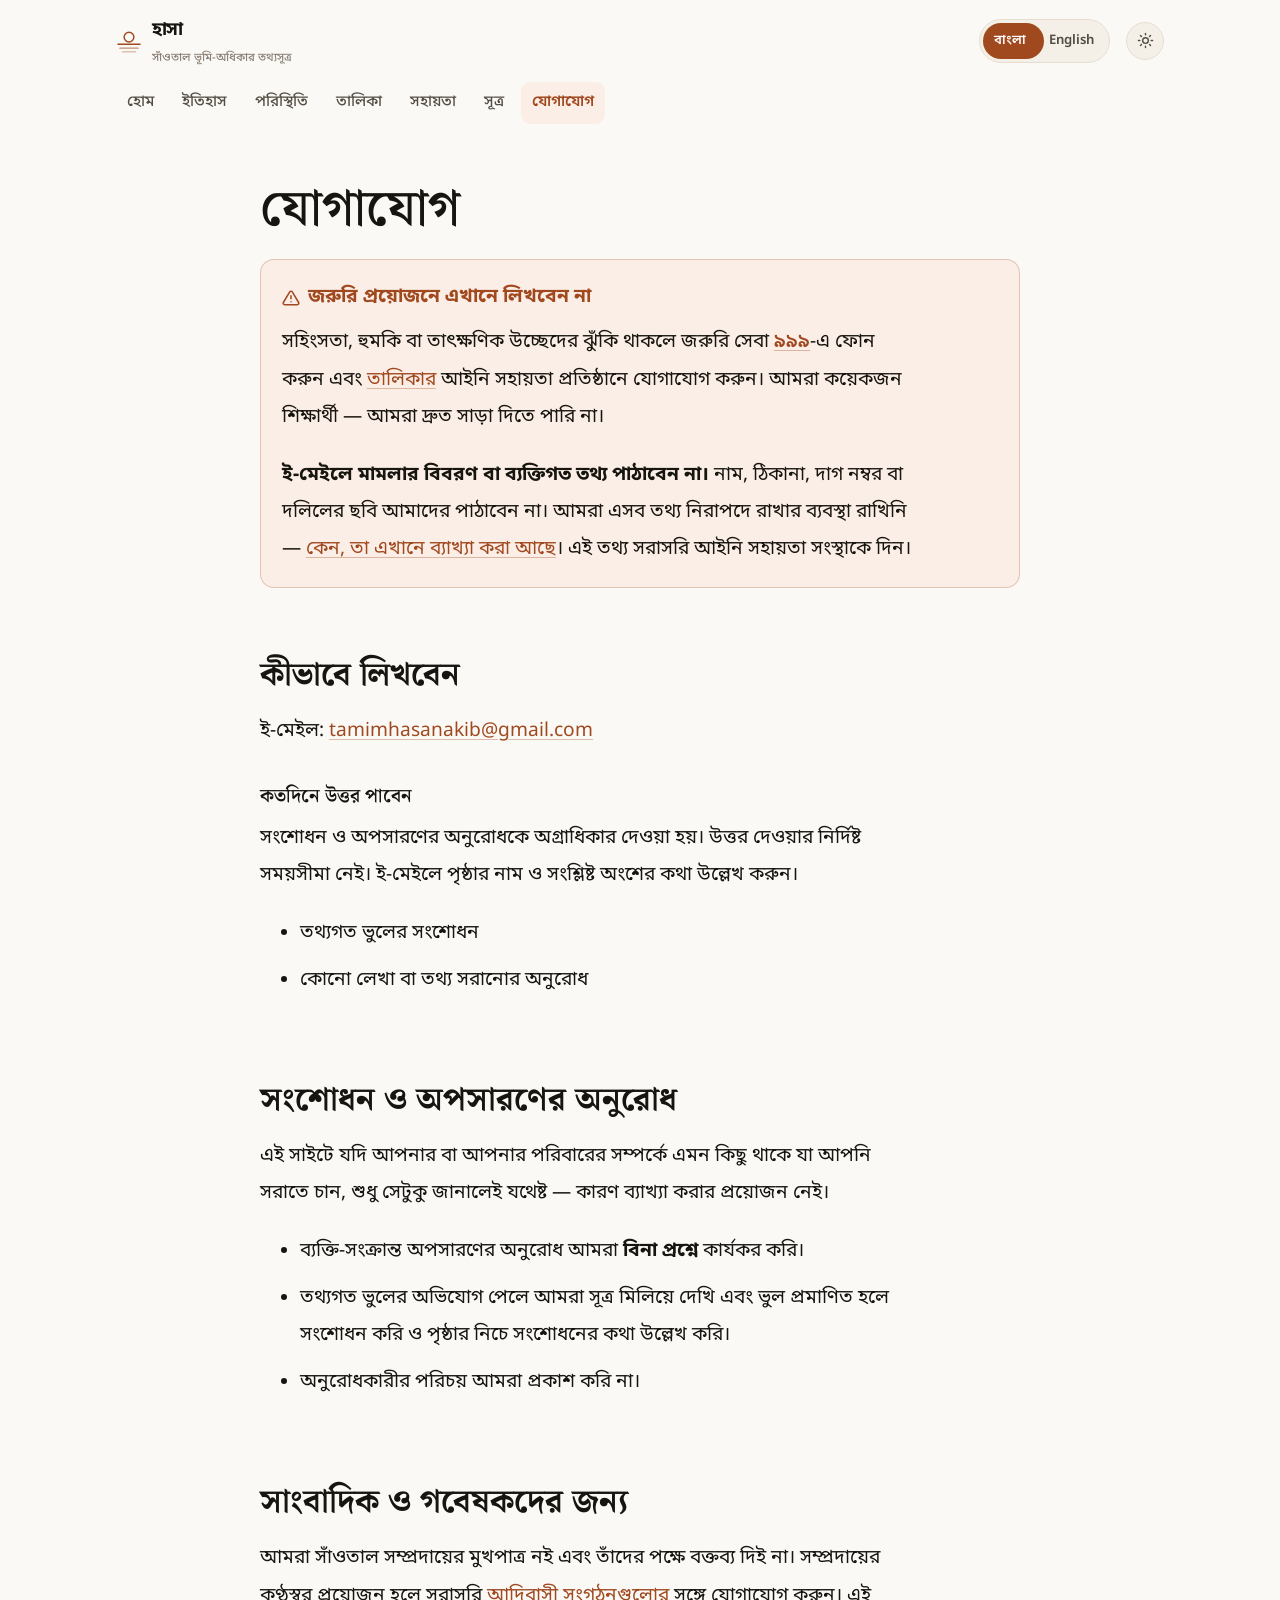
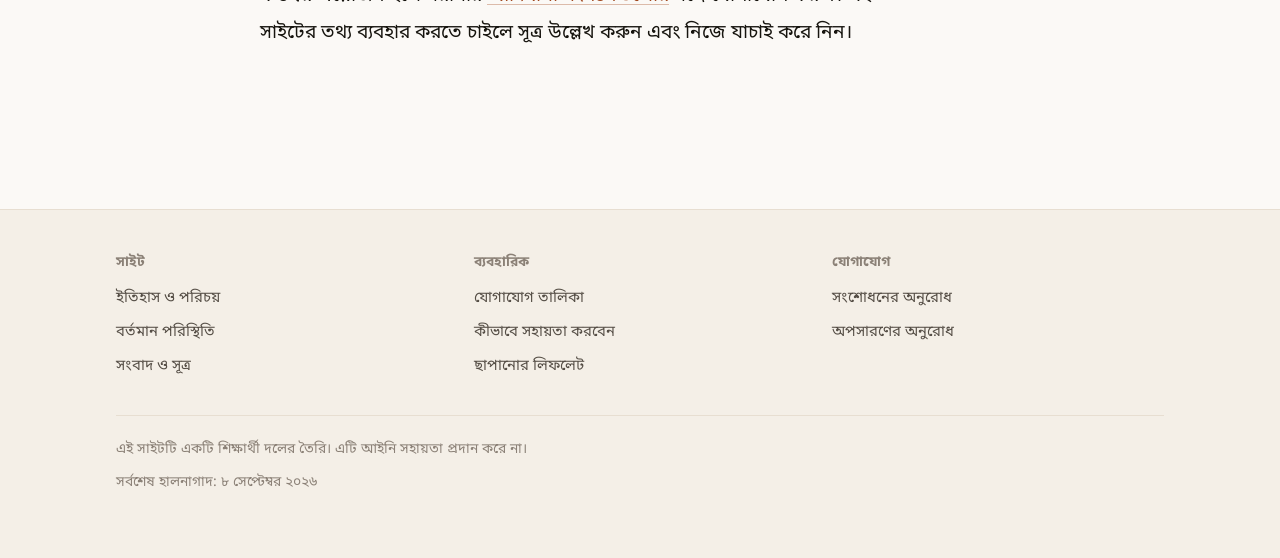
<file: contact.html>
﻿<!DOCTYPE html>
<html lang="bn" data-lang="bn">
<head>
<meta charset="utf-8">
<meta name="viewport" content="width=device-width, initial-scale=1">
<title>যোগাযোগ — হাসা</title>
<meta name="description" content="সংশোধন, অপসারণের অনুরোধ ও সাধারণ প্রশ্নের জন্য যোগাযোগ। জরুরি বা আইনি সহায়তার জন্য নয়।">
<link rel="icon" href="assets/logo.svg" type="image/svg+xml">
<meta property="og:type" content="article">
<meta property="og:title" content="যোগাযোগ — হাসা">
<meta property="og:description" content="সংশোধন ও অপসারণের অনুরোধের মাধ্যম।">
<link rel="preconnect" href="https://fonts.googleapis.com">
<link rel="preconnect" href="https://fonts.gstatic.com" crossorigin>
<link rel="stylesheet" href="https://fonts.googleapis.com/css2?family=Fraunces:opsz,wght@9..144,400;9..144,600;9..144,700&family=Inter:wght@400;500;600;700&family=Noto+Sans+Bengali:wght@400;500;600;700&family=Noto+Serif+Bengali:wght@500;600;700&display=swap">
<link rel="stylesheet" href="assets/style.css">
<script>
(function(){try{var r=document.documentElement,
l=localStorage.getItem('hasa.lang')||'bn',
t=localStorage.getItem('hasa.theme')||(window.matchMedia&&window.matchMedia('(prefers-color-scheme: dark)').matches?'dark':'light');
r.setAttribute('data-lang',l);r.setAttribute('lang',l);r.setAttribute('data-theme',t);}
catch(e){document.documentElement.setAttribute('data-lang','bn');}})();
</script>
</head>
<body data-title-bn="যোগাযোগ — হাসা" data-title-en="Contact — Hasa">

<a class="skip" href="#main"><span data-l="bn">মূল বিষয়বস্তুতে যান</span><span data-l="en">Skip to main content</span></a>

<header class="site">
  <div class="wrap-wide">
    <div class="bar">
      <a class="brand" href="index.html">
        <svg viewBox="0 0 40 40" fill="none" aria-hidden="true">
          <circle cx="20" cy="14" r="7.5" stroke="currentColor" stroke-width="2.2"/>
          <path d="M3 25h34" stroke="currentColor" stroke-width="2.2" stroke-linecap="round"/>
          <path d="M6 31h28" stroke="currentColor" stroke-width="2.2" stroke-linecap="round" opacity=".62"/>
          <path d="M10 36.5h20" stroke="currentColor" stroke-width="2.2" stroke-linecap="round" opacity=".32"/>
        </svg>
        <span>
          <span data-l="bn">হাসা</span><span data-l="en">Hasa</span>
          <span class="sub" data-l="bn">সাঁওতাল ভূমি-অধিকার তথ্যসূত্র</span>
          <span class="sub" data-l="en">Santal land rights resource</span>
        </span>
      </a>
      <div class="langswitch" role="group" aria-label="ভাষা">
        <button type="button" data-setlang="bn" aria-pressed="true">বাংলা</button>
        <button type="button" data-setlang="en" aria-pressed="false">English</button>
        <span class="langswitch-thumb" aria-hidden="true"></span>
      </div>
      <button class="iconbtn" type="button" data-theme-toggle aria-pressed="false" aria-label="ডার্ক মোডে যান">
        <svg class="sun" viewBox="0 0 24 24" fill="none" stroke="currentColor" stroke-width="2" stroke-linecap="round" aria-hidden="true"><circle cx="12" cy="12" r="4"/><path d="M12 2v2M12 20v2M4.9 4.9l1.4 1.4M17.7 17.7l1.4 1.4M2 12h2M20 12h2M6.3 17.7l-1.4 1.4M19.1 4.9l-1.4 1.4"/></svg>
        <svg class="moon" viewBox="0 0 24 24" fill="none" stroke="currentColor" stroke-width="2" stroke-linecap="round" stroke-linejoin="round" aria-hidden="true"><path d="M21 12.8A9 9 0 1 1 11.2 3a7 7 0 0 0 9.8 9.8z"/></svg>
      </button>
      <button class="iconbtn navtoggle" type="button" data-nav-toggle aria-expanded="false" aria-controls="primary-nav" aria-label="মেনু">
        <svg viewBox="0 0 24 24" fill="none" stroke="currentColor" stroke-width="2" stroke-linecap="round" aria-hidden="true"><path d="M3 6h18M3 12h18M3 18h18"/></svg>
      </button>
    </div>
    <nav class="nav" id="primary-nav" aria-label="Main">
      <a href="index.html"><span data-l="bn">হোম</span><span data-l="en">Home</span></a>
      <a href="about.html"><span data-l="bn">ইতিহাস</span><span data-l="en">History</span></a>
      <a href="now.html"><span data-l="bn">পরিস্থিতি</span><span data-l="en">Situation</span></a>
      <a href="directory.html"><span data-l="bn">তালিকা</span><span data-l="en">Directory</span></a>
      <a href="help.html"><span data-l="bn">সহায়তা</span><span data-l="en">Help</span></a>
      <a href="coverage.html"><span data-l="bn">সূত্র</span><span data-l="en">Sources</span></a>
      <a href="contact.html" aria-current="page"><span data-l="bn">যোগাযোগ</span><span data-l="en">Contact</span></a>
    </nav>
  </div>
</header>

<main id="main">
  <div class="wrap" style="padding-top:2.5rem">

    <h1><span data-l="bn">যোগাযোগ</span><span data-l="en">Contact</span></h1>

    <div class="callout limits">
      <div class="callout-title">
        <svg viewBox="0 0 24 24" fill="none" stroke="currentColor" stroke-width="2" stroke-linecap="round" aria-hidden="true"><path d="M10.3 3.9 1.8 18a2 2 0 0 0 1.7 3h17a2 2 0 0 0 1.7-3L13.7 3.9a2 2 0 0 0-3.4 0z"/><path d="M12 9v4M12 17h.01"/></svg>
        <span data-l="bn">জরুরি প্রয়োজনে এখানে লিখবেন না</span>
        <span data-l="en">Do not write here in an emergency</span>
      </div>
      <p>
        <span data-l="bn">সহিংসতা, হুমকি বা তাৎক্ষণিক উচ্ছেদের ঝুঁকি থাকলে জরুরি সেবা <a class="tel" href="tel:999">৯৯৯</a>-এ ফোন করুন এবং <a href="directory.html">তালিকার</a> আইনি সহায়তা প্রতিষ্ঠানে যোগাযোগ করুন। আমরা কয়েকজন শিক্ষার্থী — আমরা দ্রুত সাড়া দিতে পারি না।</span>
        <span data-l="en">Where there is violence, a threat, or an imminent eviction, call emergency services <a class="tel" href="tel:999">999</a> and contact a legal aid organisation from the <a href="directory.html">directory</a>. We are a few students. We cannot respond quickly.</span>
      </p>
      <p>
        <span data-l="bn"><strong>ই-মেইলে মামলার বিবরণ বা ব্যক্তিগত তথ্য পাঠাবেন না।</strong> নাম, ঠিকানা, দাগ নম্বর বা দলিলের ছবি আমাদের পাঠাবেন না। আমরা এসব তথ্য নিরাপদে রাখার ব্যবস্থা রাখিনি — <a href="help.html#no-form">কেন, তা এখানে ব্যাখ্যা করা আছে</a>। এই তথ্য সরাসরি আইনি সহায়তা সংস্থাকে দিন।</span>
        <span data-l="en"><strong>Do not email us case details or personal information.</strong> No names, addresses, dag numbers, or photographs of documents. We have not built anything capable of holding that safely — <a href="help.html#no-form">here is why</a>. Take that information straight to a legal aid organisation.</span>
      </p>
    </div>

    <section class="block reveal">
      <h2><span data-l="bn">কীভাবে লিখবেন</span><span data-l="en">How to write</span></h2>
      <p>
        <span data-l="bn">ই-মেইল: </span><span data-l="en">Email: </span>
        <a href="mailto:tamimhasanakib@gmail.com">tamimhasanakib@gmail.com</a>
      </p>
      

      <h3><span data-l="bn">কতদিনে উত্তর পাবেন</span><span data-l="en">What to expect</span></h3>
      <p><span data-l="bn">সংশোধন ও অপসারণের অনুরোধকে অগ্রাধিকার দেওয়া হয়। উত্তর দেওয়ার নির্দিষ্ট সময়সীমা নেই। ই-মেইলে পৃষ্ঠার নাম ও সংশ্লিষ্ট অংশের কথা উল্লেখ করুন।</span><span data-l="en">Corrections and removal requests receive priority. There is no fixed response time. Include the page name and the relevant passage in your email.</span></p>
      <ul>
        <li><span data-l="bn">তথ্যগত ভুলের সংশোধন</span><span data-l="en">corrections of factual errors</span></li>
        <li><span data-l="bn">কোনো লেখা বা তথ্য সরানোর অনুরোধ</span><span data-l="en">requests to take something down</span></li>
      </ul>
      
    </section>

    <section class="block reveal">
      <h2 id="removal"><span data-l="bn">সংশোধন ও অপসারণের অনুরোধ</span><span data-l="en">Corrections and removals</span></h2>
      <p>
        <span data-l="bn">এই সাইটে যদি আপনার বা আপনার পরিবারের সম্পর্কে এমন কিছু থাকে যা আপনি সরাতে চান, শুধু সেটুকু জানালেই যথেষ্ট — কারণ ব্যাখ্যা করার প্রয়োজন নেই।</span>
        <span data-l="en">If something on this site concerns you or your family and you want it removed, saying so is enough. You do not have to explain why.</span>
      </p>
      <ul>
        <li>
          <span data-l="bn">ব্যক্তি-সংক্রান্ত অপসারণের অনুরোধ আমরা <strong>বিনা প্রশ্নে</strong> কার্যকর করি।</span>
          <span data-l="en">Removal requests about a person are acted on <strong>without question</strong>.</span>
        </li>
        <li>
          <span data-l="bn">তথ্যগত ভুলের অভিযোগ পেলে আমরা সূত্র মিলিয়ে দেখি এবং ভুল প্রমাণিত হলে সংশোধন করি ও পৃষ্ঠার নিচে সংশোধনের কথা উল্লেখ করি।</span>
          <span data-l="en">For a reported factual error we check the sources, correct what is wrong, and note the correction at the foot of the page.</span>
        </li>
        <li>
          <span data-l="bn">অনুরোধকারীর পরিচয় আমরা প্রকাশ করি না।</span>
          <span data-l="en">We do not publish the identity of anyone who contacts us.</span>
        </li>
      </ul>
    </section>

    <section class="block reveal">
      <h2><span data-l="bn">সাংবাদিক ও গবেষকদের জন্য</span><span data-l="en">For journalists and researchers</span></h2>
      <p>
        <span data-l="bn">আমরা সাঁওতাল সম্প্রদায়ের মুখপাত্র নই এবং তাঁদের পক্ষে বক্তব্য দিই না। সম্প্রদায়ের কণ্ঠস্বর প্রয়োজন হলে সরাসরি <a href="directory.html">আদিবাসী সংগঠনগুলোর</a> সঙ্গে যোগাযোগ করুন। এই সাইটের তথ্য ব্যবহার করতে চাইলে সূত্র উল্লেখ করুন এবং নিজে যাচাই করে নিন।</span>
        <span data-l="en">We are not spokespeople for the Santal community and we do not speak on their behalf. For community voices, contact the <a href="directory.html">Indigenous organisations</a> directly. If you use material from this site, cite it and verify it yourself.</span>
      </p>
    </section>

  </div>
</main>

<footer class="site-foot">
  <div class="wrap-wide">
    <div class="cols">
      <div>
        <h4><span data-l="bn">সাইট</span><span data-l="en">Site</span></h4>
        <ul>
          <li><a href="about.html"><span data-l="bn">ইতিহাস ও পরিচয়</span><span data-l="en">History and identity</span></a></li>
          <li><a href="now.html"><span data-l="bn">বর্তমান পরিস্থিতি</span><span data-l="en">The situation</span></a></li>
          <li><a href="coverage.html"><span data-l="bn">সংবাদ ও সূত্র</span><span data-l="en">Coverage and sources</span></a></li>
        </ul>
      </div>
      <div>
        <h4><span data-l="bn">ব্যবহারিক</span><span data-l="en">Practical</span></h4>
        <ul>
          <li><a href="directory.html"><span data-l="bn">যোগাযোগ তালিকা</span><span data-l="en">Directory</span></a></li>
          <li><a href="help.html"><span data-l="bn">কীভাবে সহায়তা করবেন</span><span data-l="en">How to help</span></a></li>
          <li><a href="leaflet.html"><span data-l="bn">ছাপানোর লিফলেট</span><span data-l="en">Printable leaflet</span></a></li>
        </ul>
      </div>
      <div>
        <h4><span data-l="bn">যোগাযোগ</span><span data-l="en">Contact</span></h4>
        <ul>
          <li><a href="contact.html"><span data-l="bn">সংশোধনের অনুরোধ</span><span data-l="en">Request a correction</span></a></li>
          <li><a href="contact.html#removal"><span data-l="bn">অপসারণের অনুরোধ</span><span data-l="en">Request a removal</span></a></li>
        </ul>
      </div>
    </div>
    <div class="foot-bottom">
      <p>
        <span data-l="bn">এই সাইটটি একটি শিক্ষার্থী দলের তৈরি। এটি আইনি সহায়তা প্রদান করে না।</span>
        <span data-l="en">Built by a student group. This site does not provide legal aid.</span>
      </p>
      <p>
        <span data-l="bn">সর্বশেষ হালনাগাদ: <time datetime="2026-09-08">৮ সেপ্টেম্বর ২০২৬</time></span>
        <span data-l="en">Last updated: <time datetime="2026-09-08">8 September 2026</time></span>
      </p>
    </div>
  </div>
</footer>

<script src="assets/app.js"></script>
</body>
</html>
</file>
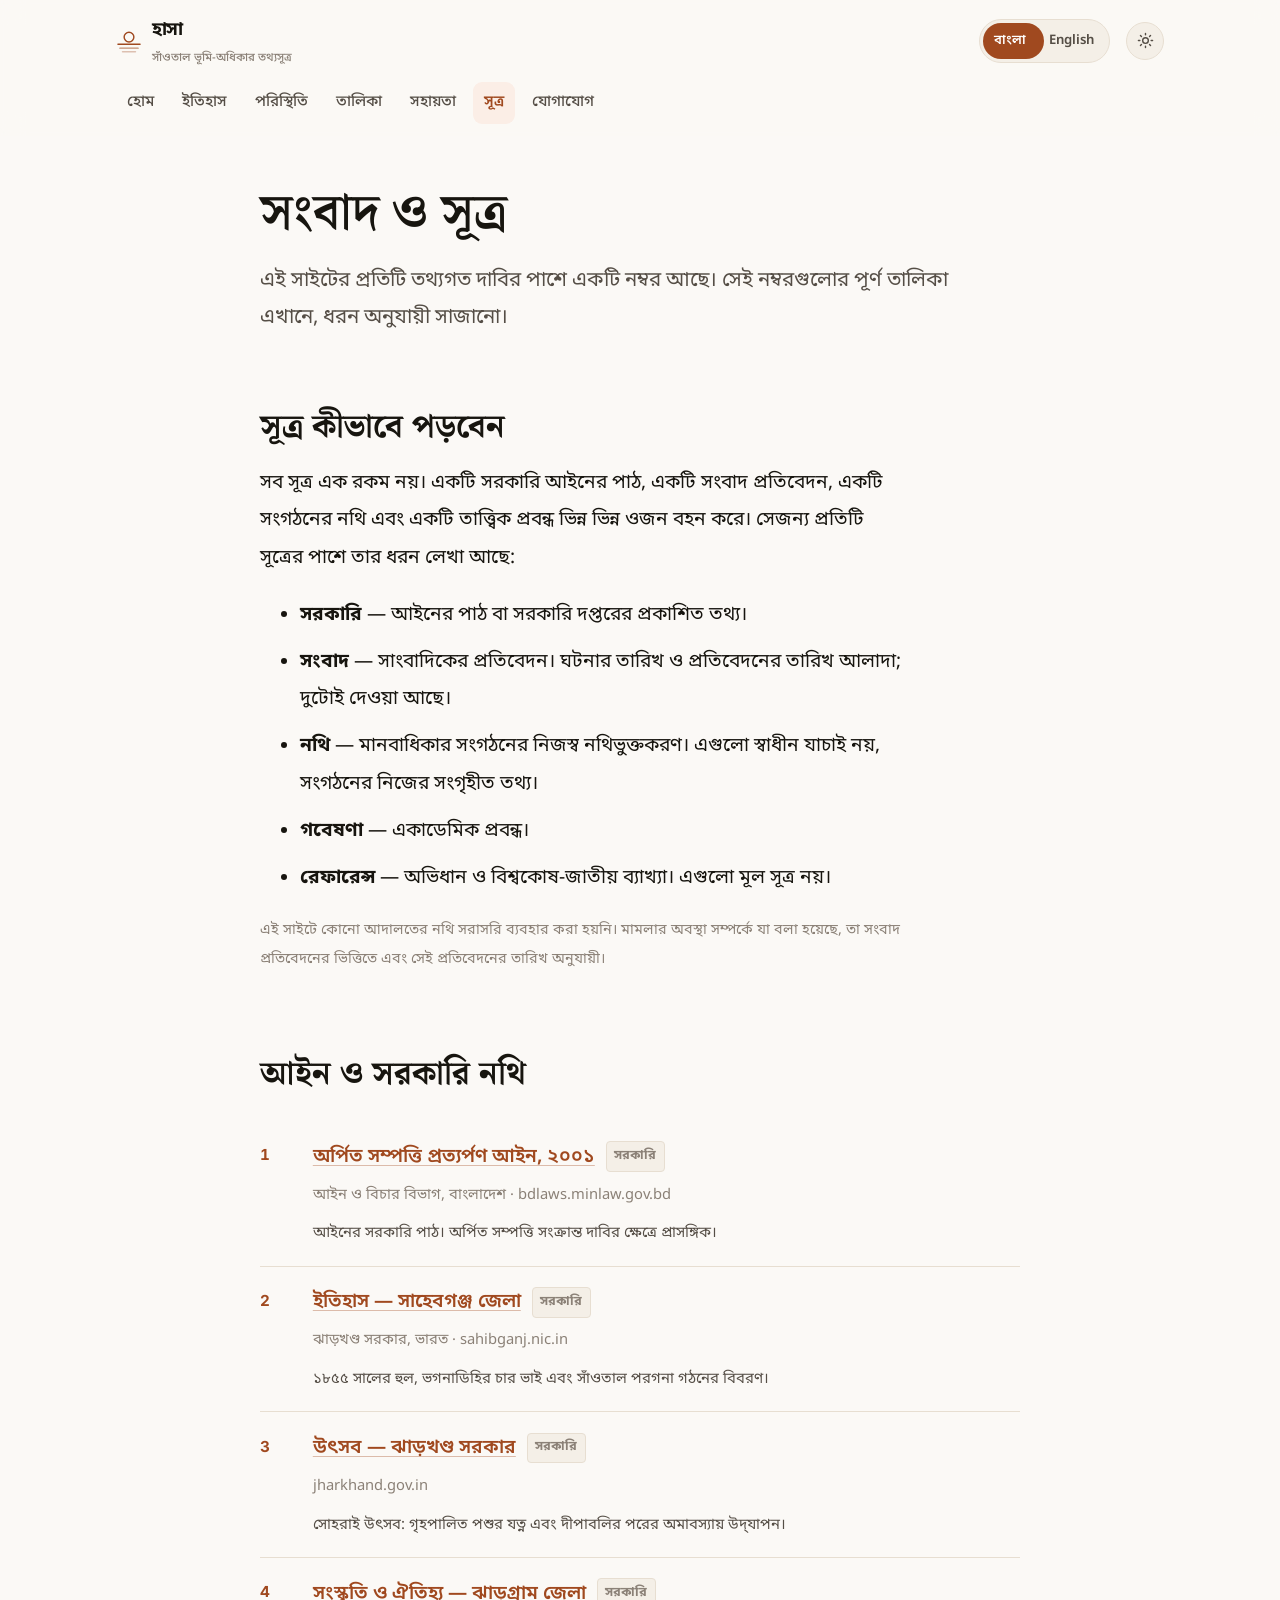
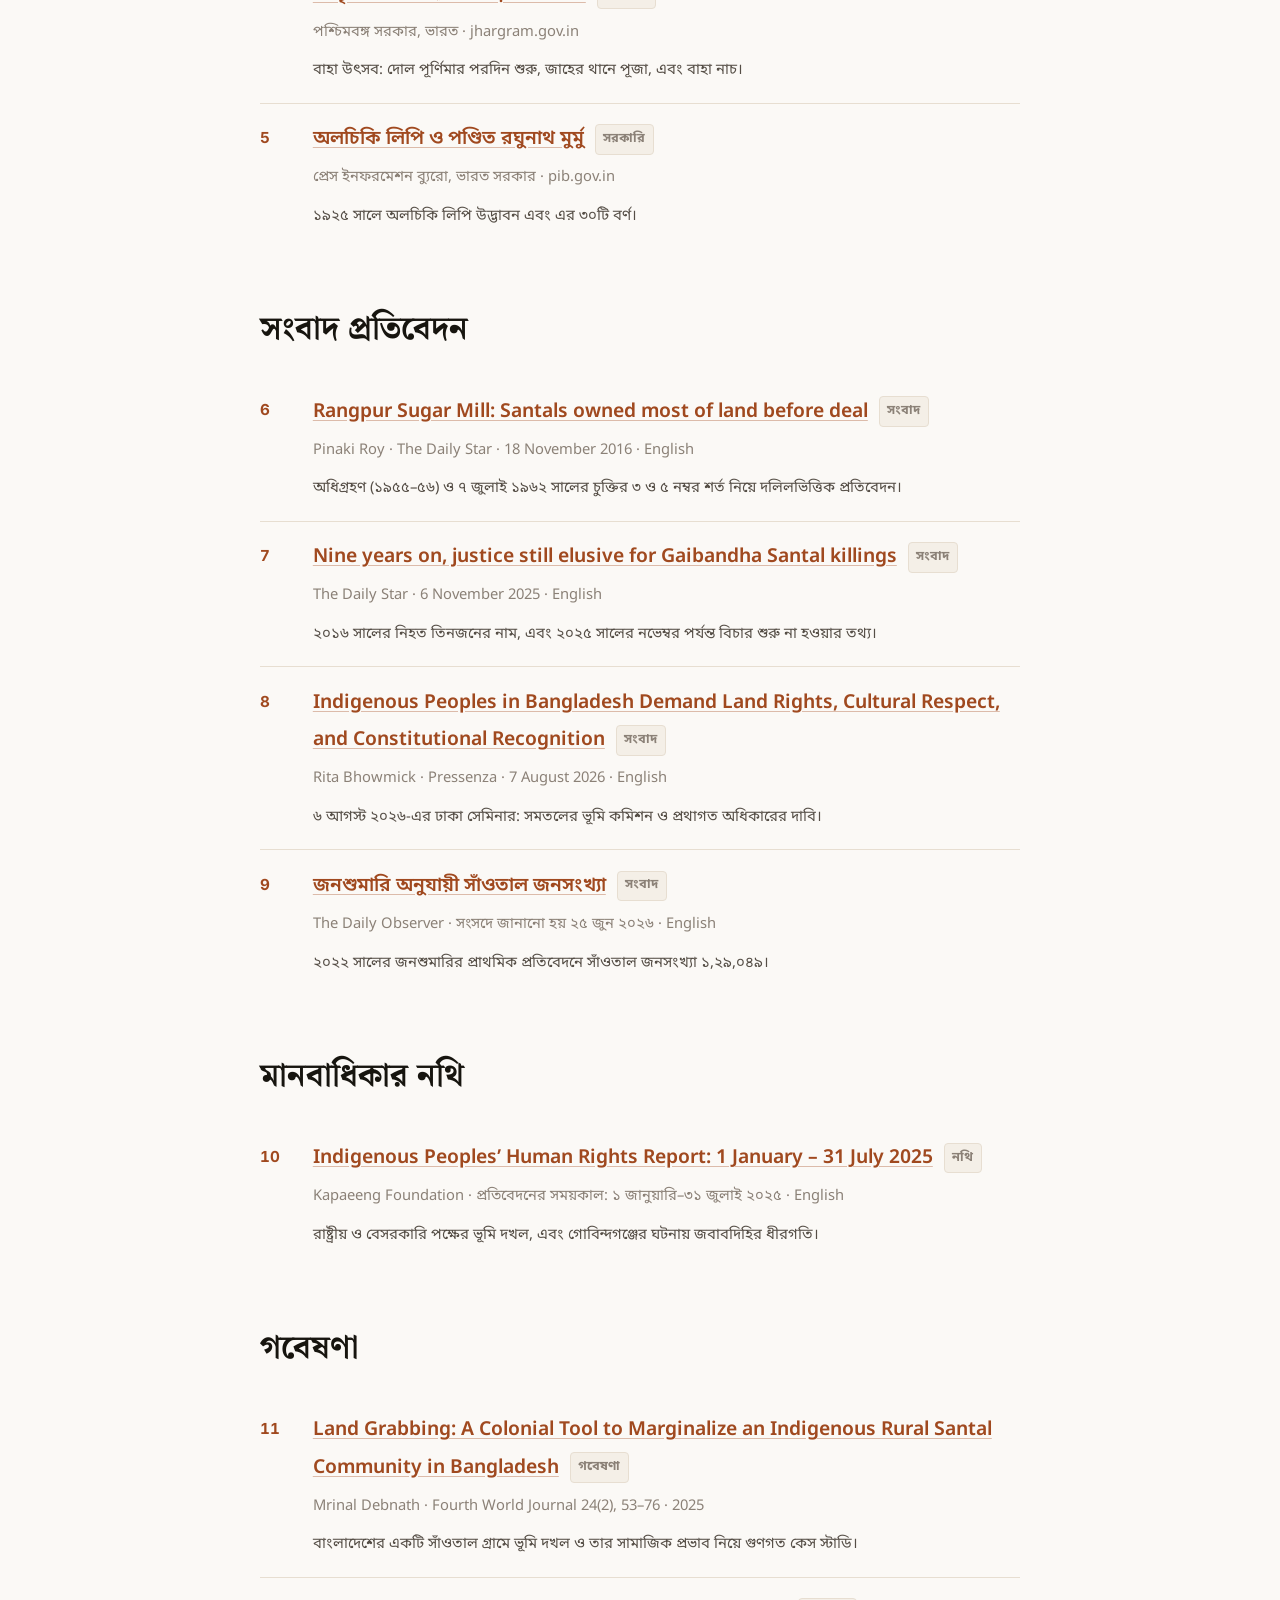
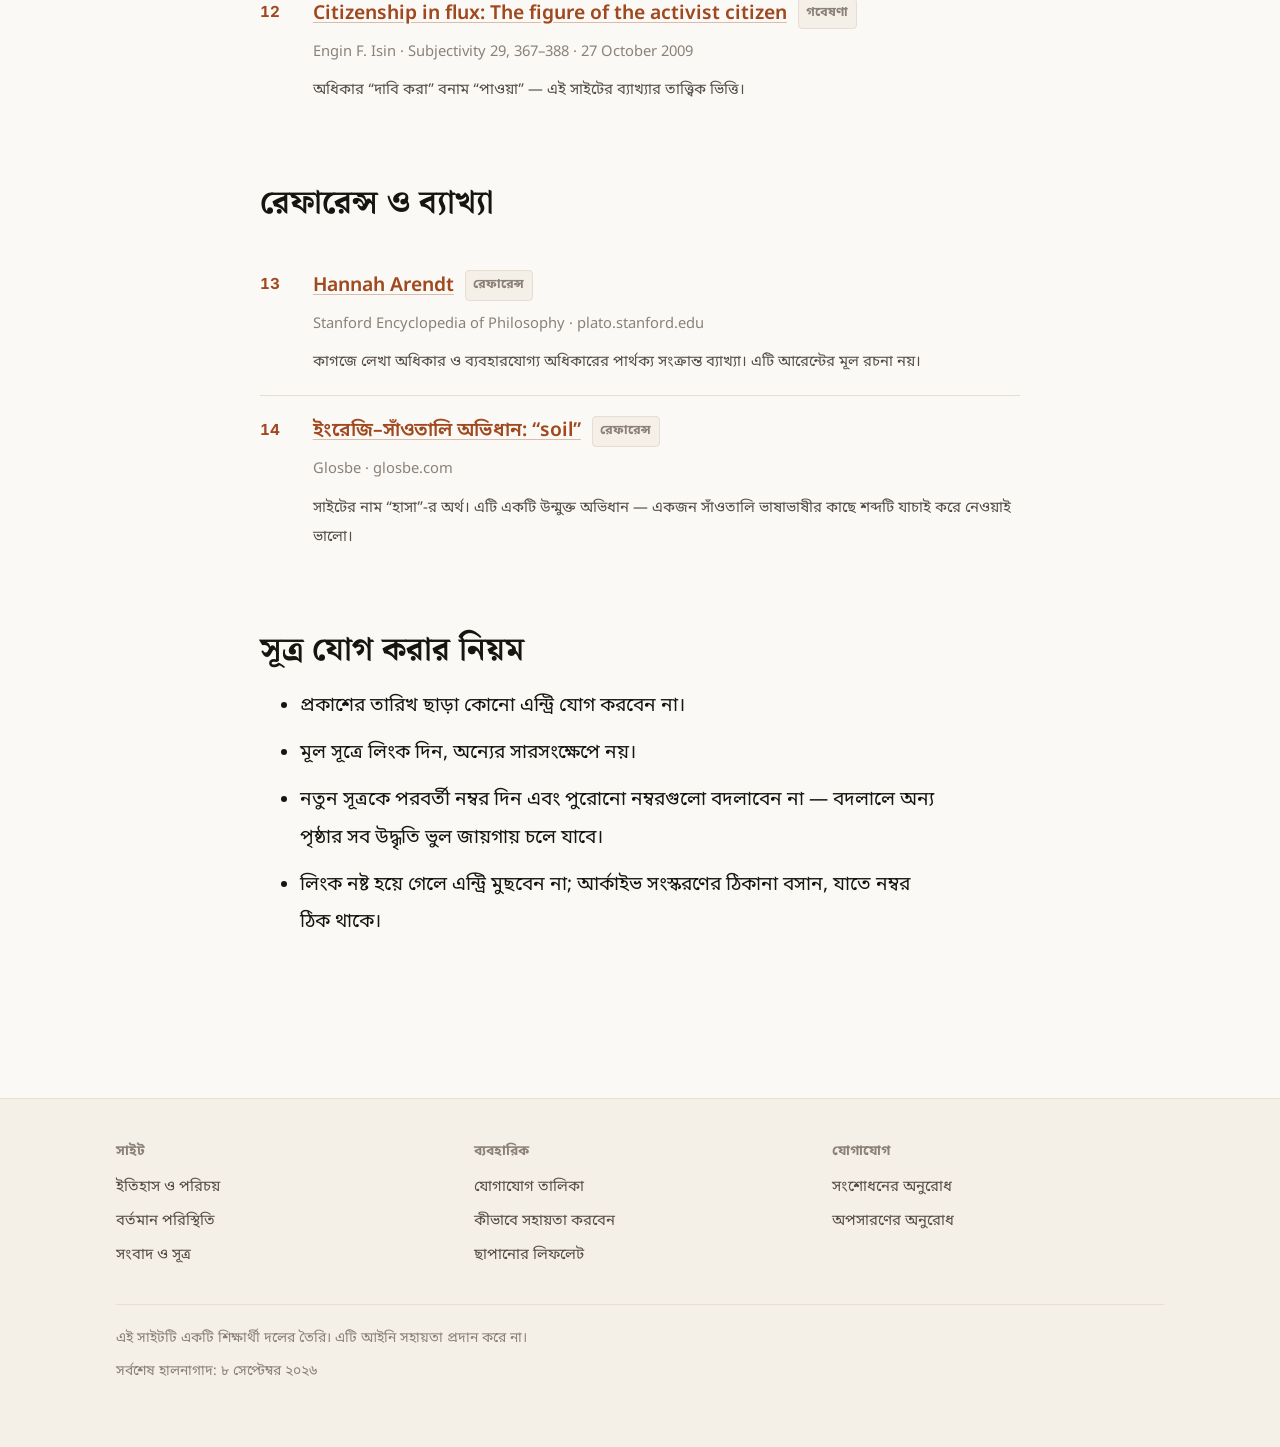
<file: coverage.html>
﻿<!DOCTYPE html>
<html lang="bn" data-lang="bn">
<head>
<meta charset="utf-8">
<meta name="viewport" content="width=device-width, initial-scale=1">
<title>সংবাদ ও সূত্র — হাসা</title>
<meta name="description" content="সাঁওতাল ভূমি-অধিকার সংক্রান্ত সংবাদ, গবেষণা ও মানবাধিকার প্রতিবেদনের তারিখসহ তালিকা।">
<link rel="icon" href="assets/logo.svg" type="image/svg+xml">
<meta property="og:type" content="article">
<meta property="og:title" content="সংবাদ ও প্রতিবেদন — হাসা">
<meta property="og:description" content="বাইরের সংবাদ ও প্রতিবেদনের তালিকা, প্রকাশের তারিখসহ।">
<link rel="preconnect" href="https://fonts.googleapis.com">
<link rel="preconnect" href="https://fonts.gstatic.com" crossorigin>
<link rel="stylesheet" href="https://fonts.googleapis.com/css2?family=Fraunces:opsz,wght@9..144,400;9..144,600;9..144,700&family=Inter:wght@400;500;600;700&family=Noto+Sans+Bengali:wght@400;500;600;700&family=Noto+Serif+Bengali:wght@500;600;700&display=swap">
<link rel="stylesheet" href="assets/style.css">
<script>
(function(){try{var r=document.documentElement,
l=localStorage.getItem('hasa.lang')||'bn',
t=localStorage.getItem('hasa.theme')||(window.matchMedia&&window.matchMedia('(prefers-color-scheme: dark)').matches?'dark':'light');
r.setAttribute('data-lang',l);r.setAttribute('lang',l);r.setAttribute('data-theme',t);}
catch(e){document.documentElement.setAttribute('data-lang','bn');}})();
</script>
</head>
<body data-title-bn="সংবাদ ও সূত্র — হাসা" data-title-en="Coverage and sources — Hasa">

<a class="skip" href="#main"><span data-l="bn">মূল বিষয়বস্তুতে যান</span><span data-l="en">Skip to main content</span></a>

<header class="site">
  <div class="wrap-wide">
    <div class="bar">
      <a class="brand" href="index.html">
        <svg viewBox="0 0 40 40" fill="none" aria-hidden="true">
          <circle cx="20" cy="14" r="7.5" stroke="currentColor" stroke-width="2.2"/>
          <path d="M3 25h34" stroke="currentColor" stroke-width="2.2" stroke-linecap="round"/>
          <path d="M6 31h28" stroke="currentColor" stroke-width="2.2" stroke-linecap="round" opacity=".62"/>
          <path d="M10 36.5h20" stroke="currentColor" stroke-width="2.2" stroke-linecap="round" opacity=".32"/>
        </svg>
        <span>
          <span data-l="bn">হাসা</span><span data-l="en">Hasa</span>
          <span class="sub" data-l="bn">সাঁওতাল ভূমি-অধিকার তথ্যসূত্র</span>
          <span class="sub" data-l="en">Santal land rights resource</span>
        </span>
      </a>
      <div class="langswitch" role="group" aria-label="ভাষা">
        <button type="button" data-setlang="bn" aria-pressed="true">বাংলা</button>
        <button type="button" data-setlang="en" aria-pressed="false">English</button>
        <span class="langswitch-thumb" aria-hidden="true"></span>
      </div>
      <button class="iconbtn" type="button" data-theme-toggle aria-pressed="false" aria-label="ডার্ক মোডে যান">
        <svg class="sun" viewBox="0 0 24 24" fill="none" stroke="currentColor" stroke-width="2" stroke-linecap="round" aria-hidden="true"><circle cx="12" cy="12" r="4"/><path d="M12 2v2M12 20v2M4.9 4.9l1.4 1.4M17.7 17.7l1.4 1.4M2 12h2M20 12h2M6.3 17.7l-1.4 1.4M19.1 4.9l-1.4 1.4"/></svg>
        <svg class="moon" viewBox="0 0 24 24" fill="none" stroke="currentColor" stroke-width="2" stroke-linecap="round" stroke-linejoin="round" aria-hidden="true"><path d="M21 12.8A9 9 0 1 1 11.2 3a7 7 0 0 0 9.8 9.8z"/></svg>
      </button>
      <button class="iconbtn navtoggle" type="button" data-nav-toggle aria-expanded="false" aria-controls="primary-nav" aria-label="মেনু">
        <svg viewBox="0 0 24 24" fill="none" stroke="currentColor" stroke-width="2" stroke-linecap="round" aria-hidden="true"><path d="M3 6h18M3 12h18M3 18h18"/></svg>
      </button>
    </div>
    <nav class="nav" id="primary-nav" aria-label="Main">
      <a href="index.html"><span data-l="bn">হোম</span><span data-l="en">Home</span></a>
      <a href="about.html"><span data-l="bn">ইতিহাস</span><span data-l="en">History</span></a>
      <a href="now.html"><span data-l="bn">পরিস্থিতি</span><span data-l="en">Situation</span></a>
      <a href="directory.html"><span data-l="bn">তালিকা</span><span data-l="en">Directory</span></a>
      <a href="help.html"><span data-l="bn">সহায়তা</span><span data-l="en">Help</span></a>
      <a href="coverage.html" aria-current="page"><span data-l="bn">সূত্র</span><span data-l="en">Sources</span></a>
      <a href="contact.html"><span data-l="bn">যোগাযোগ</span><span data-l="en">Contact</span></a>
    </nav>
  </div>
</header>

<main id="main">
  <div class="wrap page-head">
    <h1><span data-l="bn">সংবাদ ও সূত্র</span><span data-l="en">Coverage and sources</span></h1>
    <p>
      <span data-l="bn">এই সাইটের প্রতিটি তথ্যগত দাবির পাশে একটি নম্বর আছে। সেই নম্বরগুলোর পূর্ণ তালিকা এখানে, ধরন অনুযায়ী সাজানো।</span>
      <span data-l="en">Every factual claim on this site carries a number. This is the full list behind those numbers, grouped by what kind of source it is.</span>
    </p>
  </div>

  <div class="wrap">

    <section class="block reveal">
      <h2><span data-l="bn">সূত্র কীভাবে পড়বেন</span><span data-l="en">How to read the sources</span></h2>
      <p>
        <span data-l="bn">সব সূত্র এক রকম নয়। একটি সরকারি আইনের পাঠ, একটি সংবাদ প্রতিবেদন, একটি সংগঠনের নথি এবং একটি তাত্ত্বিক প্রবন্ধ ভিন্ন ভিন্ন ওজন বহন করে। সেজন্য প্রতিটি সূত্রের পাশে তার ধরন লেখা আছে:</span>
        <span data-l="en">Not all sources carry the same weight. The text of a law, a news report, an organisation's own documentation and a theoretical article are different kinds of evidence. Each entry is therefore labelled with its kind:</span>
      </p>
      <ul>
        <li>
          <span data-l="bn"><strong>সরকারি</strong> — আইনের পাঠ বা সরকারি দপ্তরের প্রকাশিত তথ্য।</span>
          <span data-l="en"><strong>Official</strong> — the text of a law, or information published by a government body.</span>
        </li>
        <li>
          <span data-l="bn"><strong>সংবাদ</strong> — সাংবাদিকের প্রতিবেদন। ঘটনার তারিখ ও প্রতিবেদনের তারিখ আলাদা; দুটোই দেওয়া আছে।</span>
          <span data-l="en"><strong>News</strong> — journalists' reporting. The date of the event and the date of the report are different things; both are given.</span>
        </li>
        <li>
          <span data-l="bn"><strong>নথি</strong> — মানবাধিকার সংগঠনের নিজস্ব নথিভুক্তকরণ। এগুলো স্বাধীন যাচাই নয়, সংগঠনের নিজের সংগৃহীত তথ্য।</span>
          <span data-l="en"><strong>Documentation</strong> — a human-rights organisation's own record-keeping. This is not independent verification; it is what that organisation gathered.</span>
        </li>
        <li>
          <span data-l="bn"><strong>গবেষণা</strong> — একাডেমিক প্রবন্ধ।</span>
          <span data-l="en"><strong>Research</strong> — academic articles.</span>
        </li>
        <li>
          <span data-l="bn"><strong>রেফারেন্স</strong> — অভিধান ও বিশ্বকোষ-জাতীয় ব্যাখ্যা। এগুলো মূল সূত্র নয়।</span>
          <span data-l="en"><strong>Reference</strong> — dictionaries and encyclopaedia-style explanations. These are not primary sources.</span>
        </li>
      </ul>
      <p class="small muted">
        <span data-l="bn">এই সাইটে কোনো আদালতের নথি সরাসরি ব্যবহার করা হয়নি। মামলার অবস্থা সম্পর্কে যা বলা হয়েছে, তা সংবাদ প্রতিবেদনের ভিত্তিতে এবং সেই প্রতিবেদনের তারিখ অনুযায়ী।</span>
        <span data-l="en">No court documents are used directly on this site. Everything said about case status comes from news reporting, and is dated to that reporting.</span>
      </p>
    </section>

    <section class="block reveal" id="official">
      <h2><span data-l="bn">আইন ও সরকারি নথি</span><span data-l="en">Official documents and law</span></h2>
      <ol class="sources">
        <li id="s1">
          <span class="src-n">1</span>
          <p class="src-title">
            <a href="https://bdlaws.minlaw.gov.bd/act-details-856.html"><span data-l="bn">অর্পিত সম্পত্তি প্রত্যর্পণ আইন, ২০০১</span><span data-l="en">Vested Property Return Act, 2001</span></a>
            <span class="src-kind"><span data-l="bn">সরকারি</span><span data-l="en">Official</span></span>
          </p>
          <p class="src-meta"><span data-l="bn">আইন ও বিচার বিভাগ, বাংলাদেশ · bdlaws.minlaw.gov.bd</span><span data-l="en">Legislative and Parliamentary Affairs Division, Bangladesh · bdlaws.minlaw.gov.bd</span></p>
          <p class="src-note"><span data-l="bn">আইনের সরকারি পাঠ। অর্পিত সম্পত্তি সংক্রান্ত দাবির ক্ষেত্রে প্রাসঙ্গিক।</span><span data-l="en">The official text of the Act, relevant to claims involving vested property.</span></p>
        </li>

        <li id="s2">
          <span class="src-n">2</span>
          <p class="src-title">
            <a href="https://sahibganj.nic.in/history/"><span data-l="bn">ইতিহাস — সাহেবগঞ্জ জেলা</span><span data-l="en">History — District Sahibganj</span></a>
            <span class="src-kind"><span data-l="bn">সরকারি</span><span data-l="en">Official</span></span>
          </p>
          <p class="src-meta"><span data-l="bn">ঝাড়খণ্ড সরকার, ভারত · sahibganj.nic.in</span><span data-l="en">Government of Jharkhand, India · sahibganj.nic.in</span></p>
          <p class="src-note"><span data-l="bn">১৮৫৫ সালের হুল, ভগনাডিহির চার ভাই এবং সাঁওতাল পরগনা গঠনের বিবরণ।</span><span data-l="en">Account of the 1855 Hool, the four brothers of Bhognadih, and the formation of Santal Parganas.</span></p>
        </li>

        <li id="s3">
          <span class="src-n">3</span>
          <p class="src-title">
            <a href="https://www.jharkhand.gov.in/home/AboutFestivals"><span data-l="bn">উৎসব — ঝাড়খণ্ড সরকার</span><span data-l="en">Festivals — Government of Jharkhand</span></a>
            <span class="src-kind"><span data-l="bn">সরকারি</span><span data-l="en">Official</span></span>
          </p>
          <p class="src-meta">jharkhand.gov.in</p>
          <p class="src-note"><span data-l="bn">সোহরাই উৎসব: গৃহপালিত পশুর যত্ন এবং দীপাবলির পরের অমাবস্যায় উদ্‌যাপন।</span><span data-l="en">The Sohrai festival: the care of domestic animals, celebrated on the new moon after Diwali.</span></p>
        </li>

        <li id="s4">
          <span class="src-n">4</span>
          <p class="src-title">
            <a href="https://jhargram.gov.in/culture-heritage/"><span data-l="bn">সংস্কৃতি ও ঐতিহ্য — ঝাড়গ্রাম জেলা</span><span data-l="en">Culture &amp; Heritage — Jhargram District</span></a>
            <span class="src-kind"><span data-l="bn">সরকারি</span><span data-l="en">Official</span></span>
          </p>
          <p class="src-meta"><span data-l="bn">পশ্চিমবঙ্গ সরকার, ভারত · jhargram.gov.in</span><span data-l="en">Government of West Bengal, India · jhargram.gov.in</span></p>
          <p class="src-note"><span data-l="bn">বাহা উৎসব: দোল পূর্ণিমার পরদিন শুরু, জাহের থানে পূজা, এবং বাহা নাচ।</span><span data-l="en">The Baha festival: beginning the day after Dol Purnima, worship at the Jaher Than, and the Baha dance.</span></p>
        </li>

        <li id="s5">
          <span class="src-n">5</span>
          <p class="src-title">
            <a href="https://www.pib.gov.in/PressReleasePage.aspx?PRID=2228697&amp;lang=2&amp;reg=3"><span data-l="bn">অলচিকি লিপি ও পণ্ডিত রঘুনাথ মুর্মু</span><span data-l="en">The Ol Chiki script and Pandit Raghunath Murmu</span></a>
            <span class="src-kind"><span data-l="bn">সরকারি</span><span data-l="en">Official</span></span>
          </p>
          <p class="src-meta"><span data-l="bn">প্রেস ইনফরমেশন ব্যুরো, ভারত সরকার · pib.gov.in</span><span data-l="en">Press Information Bureau, Government of India · pib.gov.in</span></p>
          <p class="src-note"><span data-l="bn">১৯২৫ সালে অলচিকি লিপি উদ্ভাবন এবং এর ৩০টি বর্ণ।</span><span data-l="en">The development of Ol Chiki in 1925 and its 30 letters.</span></p>
        </li>
      </ol>
    </section>

    <section class="block reveal" id="news">
      <h2><span data-l="bn">সংবাদ প্রতিবেদন</span><span data-l="en">News reporting</span></h2>
      <ol class="sources">
        <li id="s6">
          <span class="src-n">6</span>
          <p class="src-title">
            <a href="https://www.thedailystar.net/frontpage/rangpur-sugar-mill-santals-owned-most-land-deal-1317064">Rangpur Sugar Mill: Santals owned most of land before deal</a>
            <span class="src-kind"><span data-l="bn">সংবাদ</span><span data-l="en">News</span></span>
          </p>
          <p class="src-meta">Pinaki Roy · The Daily Star · 18 November 2016 · English</p>
          <p class="src-note"><span data-l="bn">অধিগ্রহণ (১৯৫৫–৫৬) ও ৭ জুলাই ১৯৬২ সালের চুক্তির ৩ ও ৫ নম্বর শর্ত নিয়ে দলিলভিত্তিক প্রতিবেদন।</span><span data-l="en">Document-based reporting on the 1955–56 acquisition and clauses 3 and 5 of the agreement of 7 July 1962.</span></p>
        </li>

        <li id="s7">
          <span class="src-n">7</span>
          <p class="src-title">
            <a href="https://www.thedailystar.net/news/bangladesh/news/nine-years-justice-still-elusive-gaibandha-santal-killings-4028696">Nine years on, justice still elusive for Gaibandha Santal killings</a>
            <span class="src-kind"><span data-l="bn">সংবাদ</span><span data-l="en">News</span></span>
          </p>
          <p class="src-meta">The Daily Star · 6 November 2025 · English</p>
          <p class="src-note"><span data-l="bn">২০১৬ সালের নিহত তিনজনের নাম, এবং ২০২৫ সালের নভেম্বর পর্যন্ত বিচার শুরু না হওয়ার তথ্য।</span><span data-l="en">Names the three men killed in 2016 and reports that the trial had not begun as of November 2025.</span></p>
        </li>

        <li id="s8">
          <span class="src-n">8</span>
          <p class="src-title">
            <a href="https://www.pressenza.com/2026/08/indigenous-peoples-in-bangladesh-demand-land-rights-cultural-respect-and-constitutional-recognition/">Indigenous Peoples in Bangladesh Demand Land Rights, Cultural Respect, and Constitutional Recognition</a>
            <span class="src-kind"><span data-l="bn">সংবাদ</span><span data-l="en">News</span></span>
          </p>
          <p class="src-meta">Rita Bhowmick · Pressenza · 7 August 2026 · English</p>
          <p class="src-note"><span data-l="bn">৬ আগস্ট ২০২৬-এর ঢাকা সেমিনার: সমতলের ভূমি কমিশন ও প্রথাগত অধিকারের দাবি।</span><span data-l="en">The Dhaka seminar of 6 August 2026: demands for a plains land commission and customary land rights.</span></p>
        </li>

        <li id="s9">
          <span class="src-n">9</span>
          <p class="src-title">
            <a href="https://www.observerbd.com/news/580959"><span data-l="bn">জনশুমারি অনুযায়ী সাঁওতাল জনসংখ্যা</span><span data-l="en">Santal population according to the census</span></a>
            <span class="src-kind"><span data-l="bn">সংবাদ</span><span data-l="en">News</span></span>
          </p>
          <p class="src-meta">The Daily Observer · <span data-l="bn">সংসদে জানানো হয় ২৫ জুন ২০২৬</span><span data-l="en">Reported to Parliament, 25 June 2026</span> · English</p>
          <p class="src-note"><span data-l="bn">২০২২ সালের জনশুমারির প্রাথমিক প্রতিবেদনে সাঁওতাল জনসংখ্যা ১,২৯,০৪৯।</span><span data-l="en">The preliminary 2022 census figure of 129,049 Santals.</span></p>
        </li>
      </ol>
    </section>

    <section class="block reveal" id="documentation">
      <h2><span data-l="bn">মানবাধিকার নথি</span><span data-l="en">Human-rights documentation</span></h2>
      <ol class="sources">
        <li id="s10">
          <span class="src-n">10</span>
          <p class="src-title">
            <a href="https://kapaeengnet.org/indigenous-peoples-human-rights-report-1-january-31-july-2025/">Indigenous Peoples’ Human Rights Report: 1 January – 31 July 2025</a>
            <span class="src-kind"><span data-l="bn">নথি</span><span data-l="en">Documentation</span></span>
          </p>
          <p class="src-meta">Kapaeeng Foundation · <span data-l="bn">প্রতিবেদনের সময়কাল: ১ জানুয়ারি–৩১ জুলাই ২০২৫</span><span data-l="en">Reporting period: 1 January – 31 July 2025</span> · English</p>
          <p class="src-note"><span data-l="bn">রাষ্ট্রীয় ও বেসরকারি পক্ষের ভূমি দখল, এবং গোবিন্দগঞ্জের ঘটনায় জবাবদিহির ধীরগতি।</span><span data-l="en">Land violations involving state and non-state actors, and the slow accountability response in Gobindaganj.</span></p>
        </li>
      </ol>
    </section>

    <section class="block reveal" id="research">
      <h2><span data-l="bn">গবেষণা</span><span data-l="en">Research</span></h2>
      <ol class="sources">
        <li id="s11">
          <span class="src-n">11</span>
          <p class="src-title">
            <a href="https://fwj.cwis.org/index.php/fwj/article/view/7">Land Grabbing: A Colonial Tool to Marginalize an Indigenous Rural Santal Community in Bangladesh</a>
            <span class="src-kind"><span data-l="bn">গবেষণা</span><span data-l="en">Research</span></span>
          </p>
          <p class="src-meta">Mrinal Debnath · Fourth World Journal 24(2), 53–76 · 2025</p>
          <p class="src-note"><span data-l="bn">বাংলাদেশের একটি সাঁওতাল গ্রামে ভূমি দখল ও তার সামাজিক প্রভাব নিয়ে গুণগত কেস স্টাডি।</span><span data-l="en">A qualitative case study of land grabbing and its social effects in a Santal village in Bangladesh.</span></p>
        </li>

        <li id="s12">
          <span class="src-n">12</span>
          <p class="src-title">
            <a href="https://link.springer.com/article/10.1057/sub.2009.25">Citizenship in flux: The figure of the activist citizen</a>
            <span class="src-kind"><span data-l="bn">গবেষণা</span><span data-l="en">Research</span></span>
          </p>
          <p class="src-meta">Engin F. Isin · Subjectivity 29, 367–388 · 27 October 2009</p>
          <p class="src-note"><span data-l="bn">অধিকার “দাবি করা” বনাম “পাওয়া” — এই সাইটের ব্যাখ্যার তাত্ত্বিক ভিত্তি।</span><span data-l="en">Claiming rights versus receiving them — the theoretical basis for how this site frames the Hool.</span></p>
        </li>
      </ol>
    </section>

    <section class="block reveal" id="reference">
      <h2><span data-l="bn">রেফারেন্স ও ব্যাখ্যা</span><span data-l="en">Reference and commentary</span></h2>
      <ol class="sources">
        <li id="s13">
          <span class="src-n">13</span>
          <p class="src-title">
            <a href="https://plato.stanford.edu/entries/arendt/">Hannah Arendt</a>
            <span class="src-kind"><span data-l="bn">রেফারেন্স</span><span data-l="en">Reference</span></span>
          </p>
          <p class="src-meta">Stanford Encyclopedia of Philosophy · plato.stanford.edu</p>
          <p class="src-note"><span data-l="bn">কাগজে লেখা অধিকার ও ব্যবহারযোগ্য অধিকারের পার্থক্য সংক্রান্ত ব্যাখ্যা। এটি আরেন্টের মূল রচনা নয়।</span><span data-l="en">An explanation of the distinction between rights on paper and usable rights. This is commentary, not Arendt's own text.</span></p>
        </li>

        <li id="s14">
          <span class="src-n">14</span>
          <p class="src-title">
            <a href="https://glosbe.com/en/sat/soil"><span data-l="bn">ইংরেজি–সাঁওতালি অভিধান: “soil”</span><span data-l="en">English–Santali dictionary: “soil”</span></a>
            <span class="src-kind"><span data-l="bn">রেফারেন্স</span><span data-l="en">Reference</span></span>
          </p>
          <p class="src-meta">Glosbe · glosbe.com</p>
          <p class="src-note"><span data-l="bn">সাইটের নাম “হাসা”-র অর্থ। এটি একটি উন্মুক্ত অভিধান — একজন সাঁওতালি ভাষাভাষীর কাছে শব্দটি যাচাই করে নেওয়াই ভালো।</span><span data-l="en">The meaning behind the site's name. This is a community-edited dictionary — the word is worth confirming with a Santali speaker.</span></p>
        </li>
      </ol>
    </section>

    <section class="block reveal">
      <h2><span data-l="bn">সূত্র যোগ করার নিয়ম</span><span data-l="en">Rules for adding a source</span></h2>
      <ul>
        <li><span data-l="bn">প্রকাশের তারিখ ছাড়া কোনো এন্ট্রি যোগ করবেন না।</span><span data-l="en">No entry without a publication date.</span></li>
        <li><span data-l="bn">মূল সূত্রে লিংক দিন, অন্যের সারসংক্ষেপে নয়।</span><span data-l="en">Link the original source, not someone's summary of it.</span></li>
        <li><span data-l="bn">নতুন সূত্রকে পরবর্তী নম্বর দিন এবং পুরোনো নম্বরগুলো বদলাবেন না — বদলালে অন্য পৃষ্ঠার সব উদ্ধৃতি ভুল জায়গায় চলে যাবে।</span><span data-l="en">Give a new source the next number and never renumber the old ones — renumbering silently repoints every citation on every other page.</span></li>
        <li><span data-l="bn">লিংক নষ্ট হয়ে গেলে এন্ট্রি মুছবেন না; আর্কাইভ সংস্করণের ঠিকানা বসান, যাতে নম্বর ঠিক থাকে।</span><span data-l="en">If a link dies, do not delete the entry; replace it with an archived copy so the numbering stays intact.</span></li>
      </ul>
    </section>

  </div>
</main>


<footer class="site-foot">
  <div class="wrap-wide">
    <div class="cols">
      <div>
        <h4><span data-l="bn">সাইট</span><span data-l="en">Site</span></h4>
        <ul>
          <li><a href="about.html"><span data-l="bn">ইতিহাস ও পরিচয়</span><span data-l="en">History and identity</span></a></li>
          <li><a href="now.html"><span data-l="bn">বর্তমান পরিস্থিতি</span><span data-l="en">The situation</span></a></li>
          <li><a href="coverage.html"><span data-l="bn">সংবাদ ও সূত্র</span><span data-l="en">Coverage and sources</span></a></li>
        </ul>
      </div>
      <div>
        <h4><span data-l="bn">ব্যবহারিক</span><span data-l="en">Practical</span></h4>
        <ul>
          <li><a href="directory.html"><span data-l="bn">যোগাযোগ তালিকা</span><span data-l="en">Directory</span></a></li>
          <li><a href="help.html"><span data-l="bn">কীভাবে সহায়তা করবেন</span><span data-l="en">How to help</span></a></li>
          <li><a href="leaflet.html"><span data-l="bn">ছাপানোর লিফলেট</span><span data-l="en">Printable leaflet</span></a></li>
        </ul>
      </div>
      <div>
        <h4><span data-l="bn">যোগাযোগ</span><span data-l="en">Contact</span></h4>
        <ul>
          <li><a href="contact.html"><span data-l="bn">সংশোধনের অনুরোধ</span><span data-l="en">Request a correction</span></a></li>
          <li><a href="contact.html#removal"><span data-l="bn">অপসারণের অনুরোধ</span><span data-l="en">Request a removal</span></a></li>
        </ul>
      </div>
    </div>
    <div class="foot-bottom">
      <p>
        <span data-l="bn">এই সাইটটি একটি শিক্ষার্থী দলের তৈরি। এটি আইনি সহায়তা প্রদান করে না।</span>
        <span data-l="en">Built by a student group. This site does not provide legal aid.</span>
      </p>
      <p>
        <span data-l="bn">সর্বশেষ হালনাগাদ: <time datetime="2026-09-08">৮ সেপ্টেম্বর ২০২৬</time></span>
        <span data-l="en">Last updated: <time datetime="2026-09-08">8 September 2026</time></span>
      </p>
    </div>
  </div>
</footer>

<script src="assets/app.js"></script>
</body>
</html>
</file>
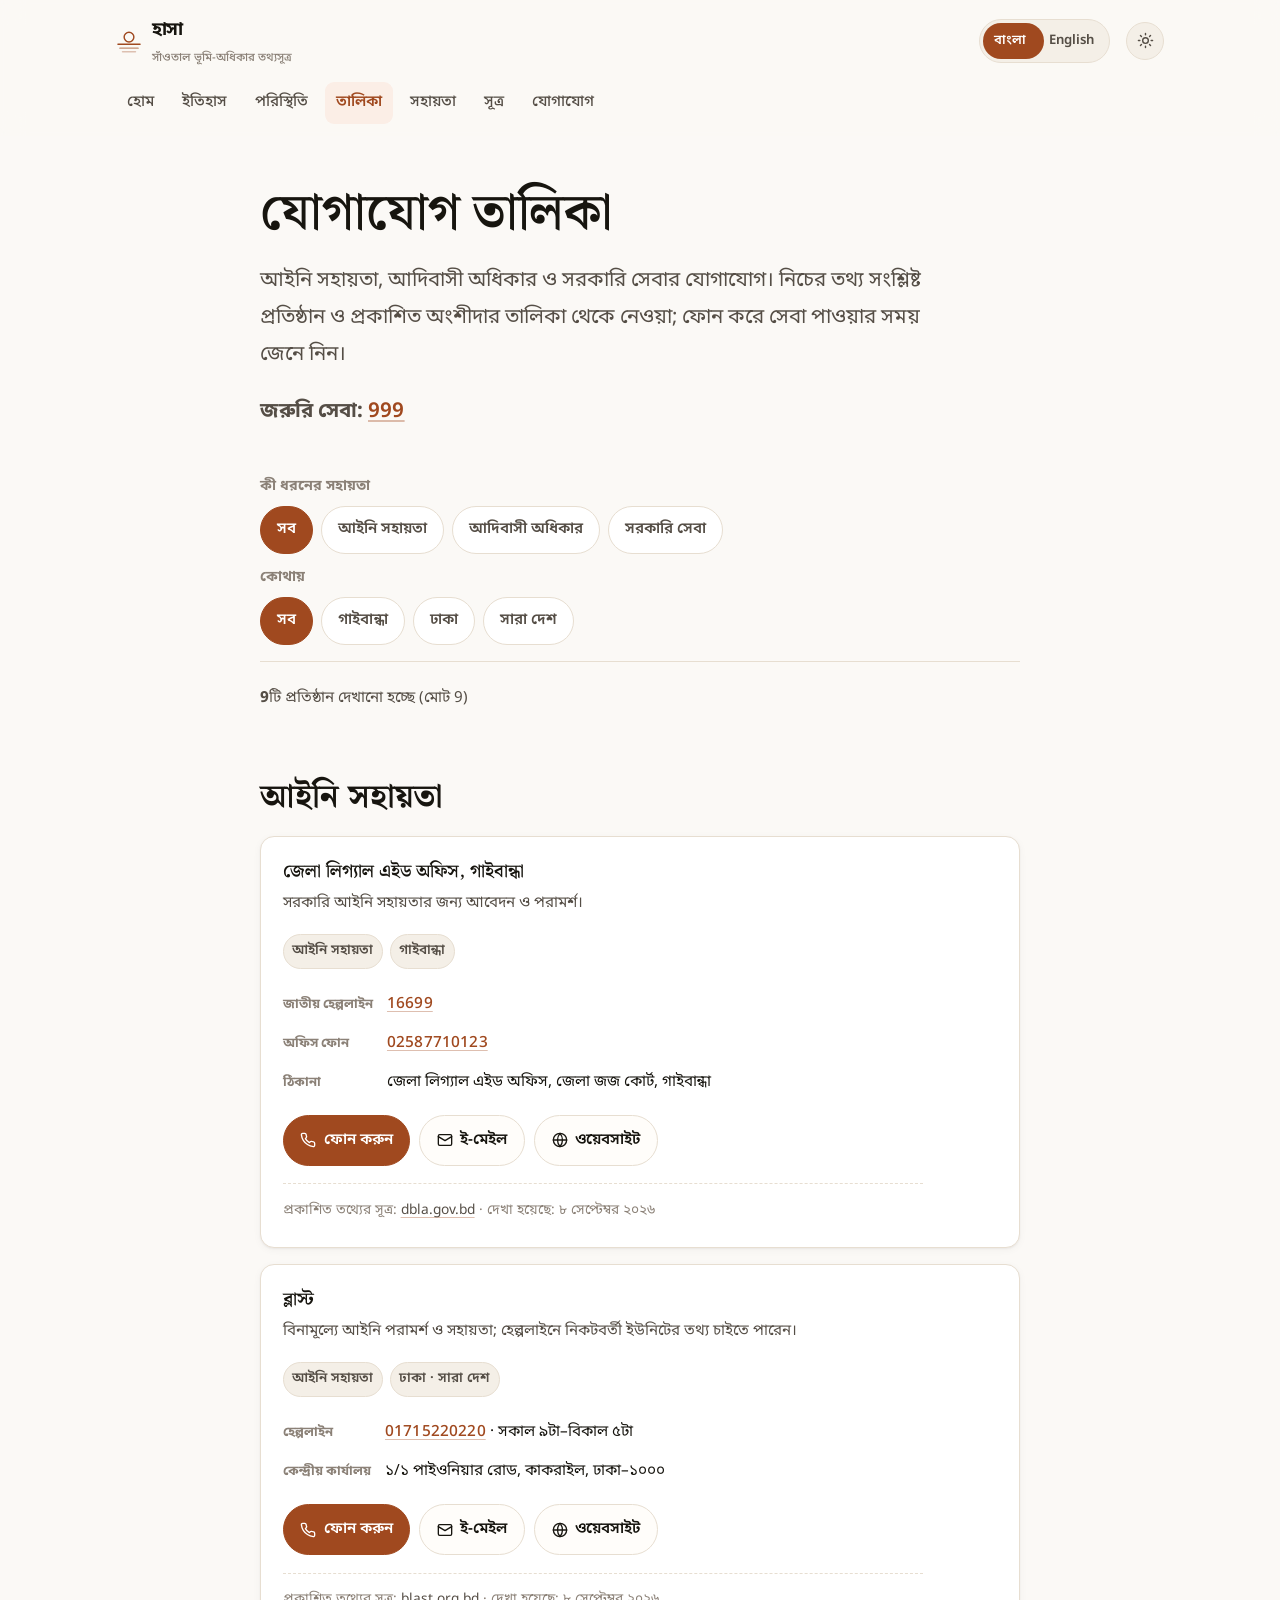
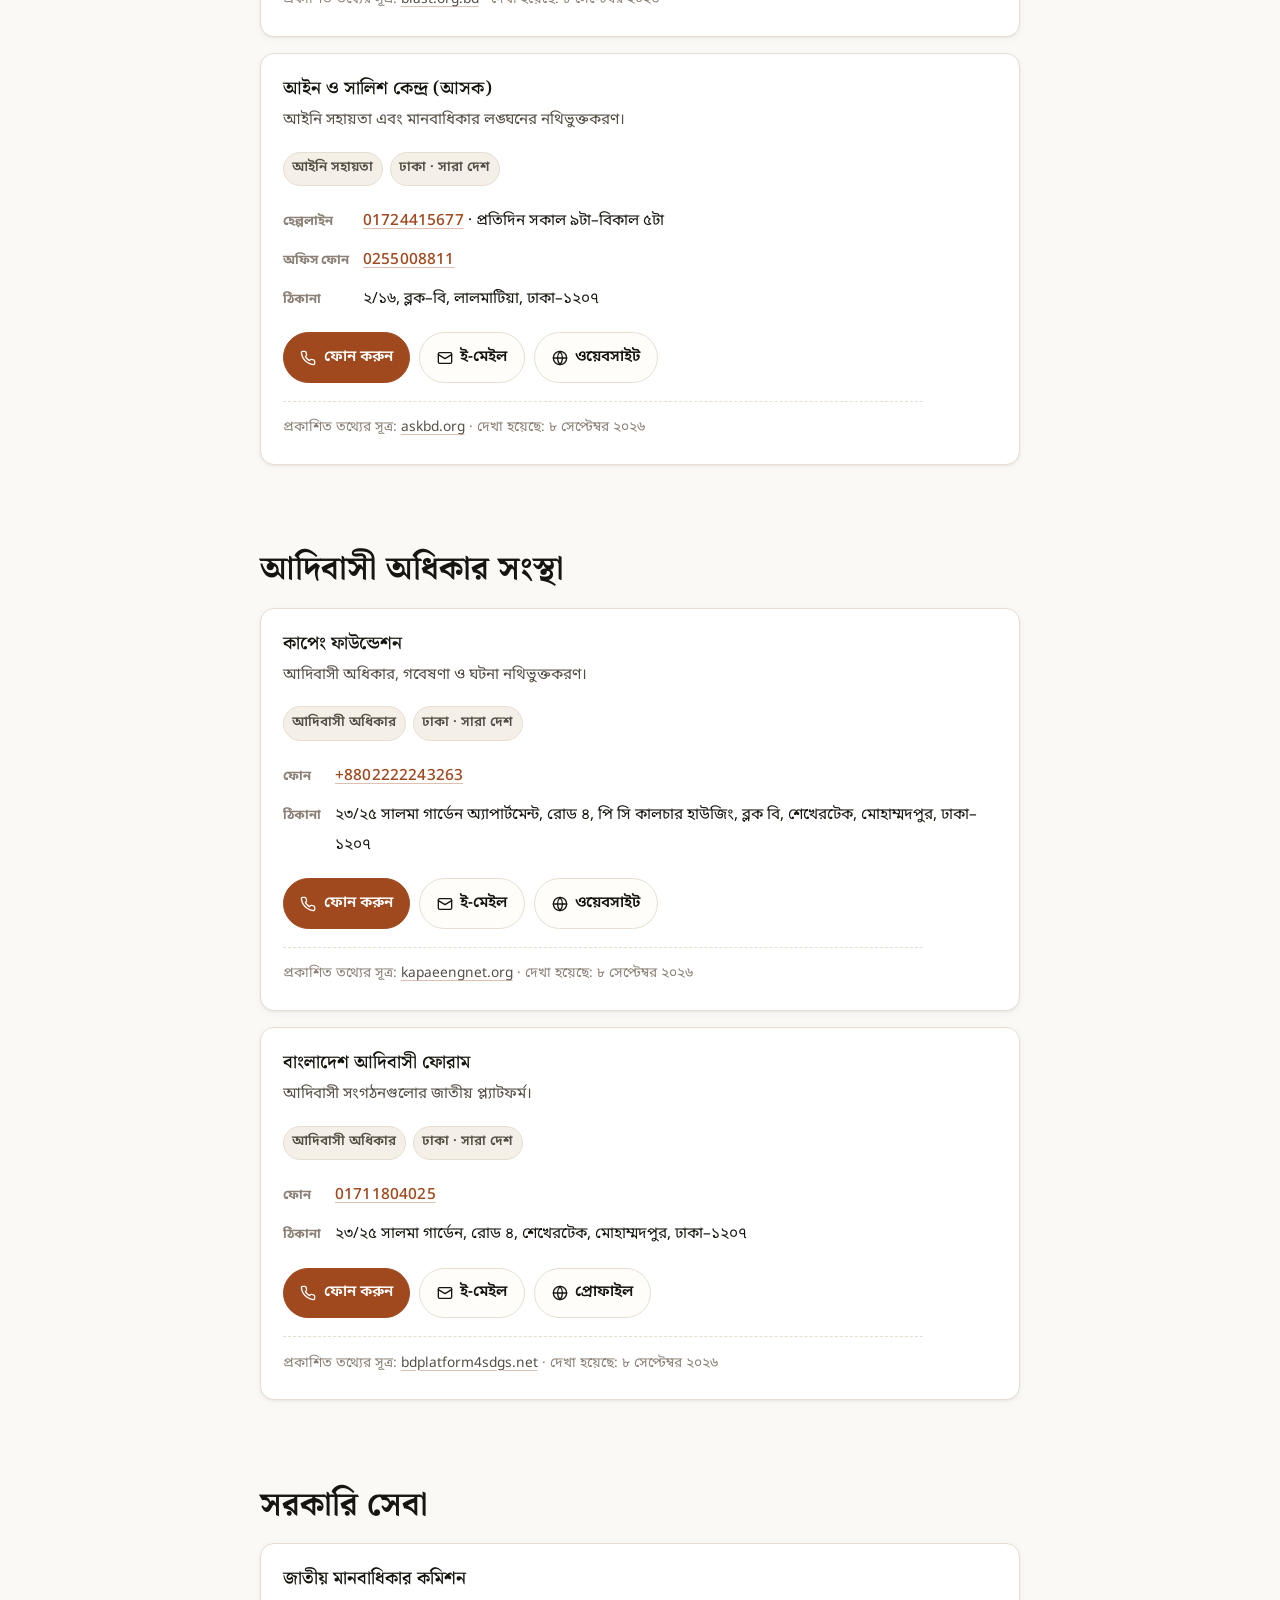
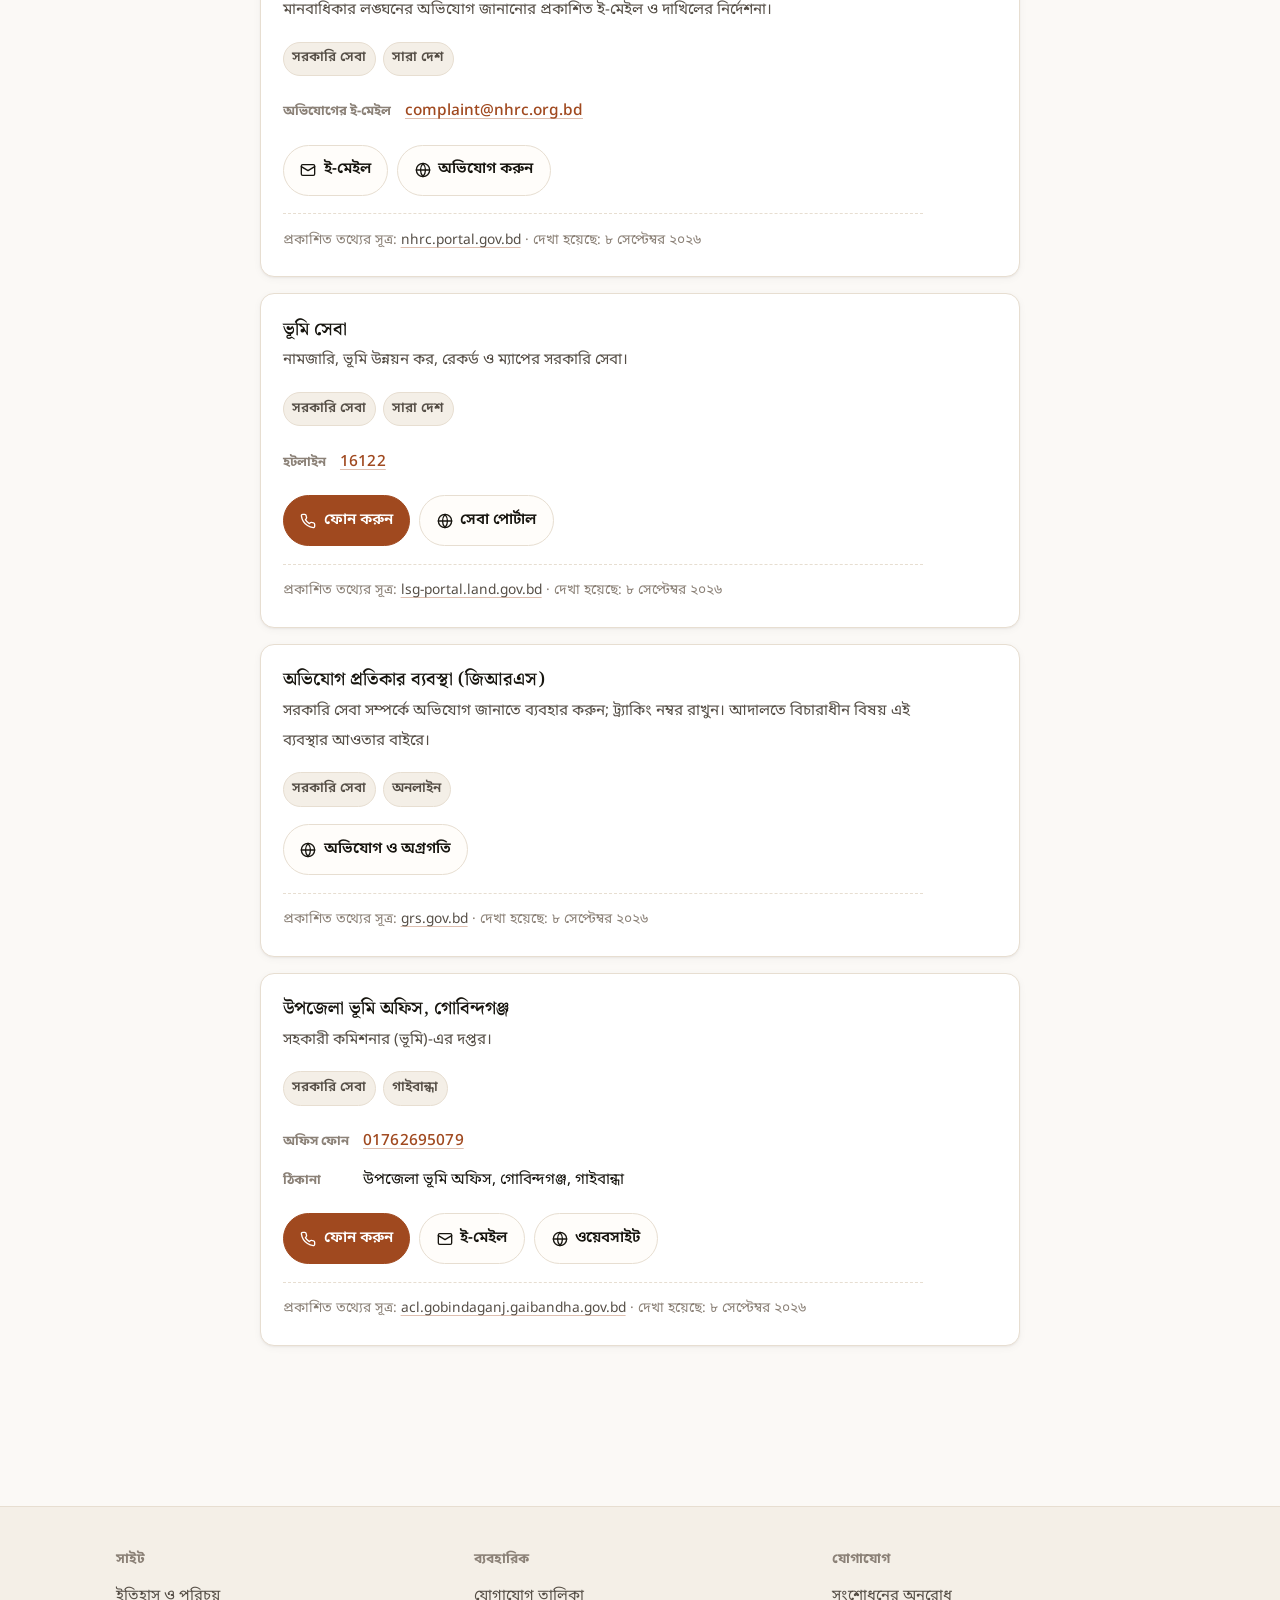
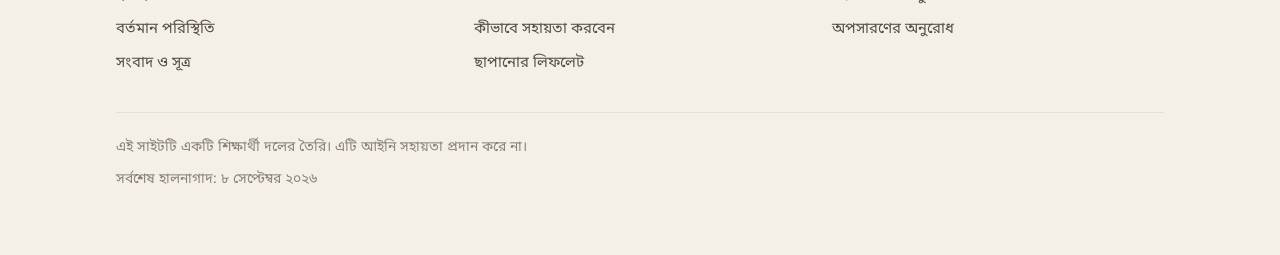
<file: directory.html>
﻿<!DOCTYPE html>
<html lang="bn" data-lang="bn">
<head>
<meta charset="utf-8">
<meta name="viewport" content="width=device-width, initial-scale=1">
<title>যোগাযোগ তালিকা — হাসা</title>
<meta name="description" content="আইনি সহায়তা, মানবাধিকার সংস্থা, ভূমি অফিস ও সরকারি অভিযোগ ব্যবস্থার যোগাযোগ তালিকা — প্রতিটির যাচাইয়ের তারিখসহ।">
<link rel="icon" href="assets/logo.svg" type="image/svg+xml">
<meta property="og:type" content="article">
<meta property="og:title" content="যোগাযোগ তালিকা — হাসা">
<meta property="og:description" content="আইনি সহায়তা ও মানবাধিকার সংস্থার যোগাযোগ তালিকা, যাচাইয়ের তারিখসহ।">
<link rel="preconnect" href="https://fonts.googleapis.com">
<link rel="preconnect" href="https://fonts.gstatic.com" crossorigin>
<link rel="stylesheet" href="https://fonts.googleapis.com/css2?family=Fraunces:opsz,wght@9..144,400;9..144,600;9..144,700&family=Inter:wght@400;500;600;700&family=Noto+Sans+Bengali:wght@400;500;600;700&family=Noto+Serif+Bengali:wght@500;600;700&display=swap">
<link rel="stylesheet" href="assets/style.css">
<script>
(function(){try{var r=document.documentElement,
l=localStorage.getItem('hasa.lang')||'bn',
t=localStorage.getItem('hasa.theme')||(window.matchMedia&&window.matchMedia('(prefers-color-scheme: dark)').matches?'dark':'light');
r.setAttribute('data-lang',l);r.setAttribute('lang',l);r.setAttribute('data-theme',t);}
catch(e){document.documentElement.setAttribute('data-lang','bn');}})();
</script>
</head>
<body data-title-bn="যোগাযোগ তালিকা — হাসা" data-title-en="Directory — Hasa">

<a class="skip" href="#main"><span data-l="bn">মূল বিষয়বস্তুতে যান</span><span data-l="en">Skip to main content</span></a>

<header class="site">
  <div class="wrap-wide">
    <div class="bar">
      <a class="brand" href="index.html">
        <svg viewBox="0 0 40 40" fill="none" aria-hidden="true">
          <circle cx="20" cy="14" r="7.5" stroke="currentColor" stroke-width="2.2"/>
          <path d="M3 25h34" stroke="currentColor" stroke-width="2.2" stroke-linecap="round"/>
          <path d="M6 31h28" stroke="currentColor" stroke-width="2.2" stroke-linecap="round" opacity=".62"/>
          <path d="M10 36.5h20" stroke="currentColor" stroke-width="2.2" stroke-linecap="round" opacity=".32"/>
        </svg>
        <span>
          <span data-l="bn">হাসা</span><span data-l="en">Hasa</span>
          <span class="sub" data-l="bn">সাঁওতাল ভূমি-অধিকার তথ্যসূত্র</span>
          <span class="sub" data-l="en">Santal land rights resource</span>
        </span>
      </a>
      <div class="langswitch" role="group" aria-label="ভাষা">
        <button type="button" data-setlang="bn" aria-pressed="true">বাংলা</button>
        <button type="button" data-setlang="en" aria-pressed="false">English</button>
        <span class="langswitch-thumb" aria-hidden="true"></span>
      </div>
      <button class="iconbtn" type="button" data-theme-toggle aria-pressed="false" aria-label="ডার্ক মোডে যান">
        <svg class="sun" viewBox="0 0 24 24" fill="none" stroke="currentColor" stroke-width="2" stroke-linecap="round" aria-hidden="true"><circle cx="12" cy="12" r="4"/><path d="M12 2v2M12 20v2M4.9 4.9l1.4 1.4M17.7 17.7l1.4 1.4M2 12h2M20 12h2M6.3 17.7l-1.4 1.4M19.1 4.9l-1.4 1.4"/></svg>
        <svg class="moon" viewBox="0 0 24 24" fill="none" stroke="currentColor" stroke-width="2" stroke-linecap="round" stroke-linejoin="round" aria-hidden="true"><path d="M21 12.8A9 9 0 1 1 11.2 3a7 7 0 0 0 9.8 9.8z"/></svg>
      </button>
      <button class="iconbtn navtoggle" type="button" data-nav-toggle aria-expanded="false" aria-controls="primary-nav" aria-label="মেনু">
        <svg viewBox="0 0 24 24" fill="none" stroke="currentColor" stroke-width="2" stroke-linecap="round" aria-hidden="true"><path d="M3 6h18M3 12h18M3 18h18"/></svg>
      </button>
    </div>
    <nav class="nav" id="primary-nav" aria-label="Main">
      <a href="index.html"><span data-l="bn">হোম</span><span data-l="en">Home</span></a>
      <a href="about.html"><span data-l="bn">ইতিহাস</span><span data-l="en">History</span></a>
      <a href="now.html"><span data-l="bn">পরিস্থিতি</span><span data-l="en">Situation</span></a>
      <a href="directory.html" aria-current="page"><span data-l="bn">তালিকা</span><span data-l="en">Directory</span></a>
      <a href="help.html"><span data-l="bn">সহায়তা</span><span data-l="en">Help</span></a>
      <a href="coverage.html"><span data-l="bn">সূত্র</span><span data-l="en">Sources</span></a>
      <a href="contact.html"><span data-l="bn">যোগাযোগ</span><span data-l="en">Contact</span></a>
    </nav>
  </div>
</header>

<main id="main">
  <div class="wrap page-head">
    <h1><span data-l="bn">যোগাযোগ তালিকা</span><span data-l="en">Directory</span></h1>
    <p>
      <span data-l="bn">আইনি সহায়তা, আদিবাসী অধিকার ও সরকারি সেবার যোগাযোগ। নিচের তথ্য সংশ্লিষ্ট প্রতিষ্ঠান ও প্রকাশিত অংশীদার তালিকা থেকে নেওয়া; ফোন করে সেবা পাওয়ার সময় জেনে নিন।</span>
      <span data-l="en">Contacts for legal aid, Indigenous rights and government services. Details come from institutional websites and published partner listings; call ahead for availability.</span>
    </p>
    <p>
      <span data-l="bn"><strong>জরুরি সেবা: <a class="tel" href="tel:999">999</a></strong></span>
      <span data-l="en"><strong>Emergency services: <a class="tel" href="tel:999">999</a></strong></span>
    </p>
  </div>

  <div class="wrap">

    <div class="filters">
      <div class="filter-row">
        <h3><span data-l="bn">কী ধরনের সহায়তা</span><span data-l="en">Type of help</span></h3>
        <div class="filter-set">
          <button type="button" class="filter" data-filter="" data-filter-group="kind" aria-pressed="true">
            <span data-l="bn">সব</span><span data-l="en">All</span>
          </button>
          <button type="button" class="filter" data-filter="legal" data-filter-group="kind" aria-pressed="false">
            <span data-l="bn">আইনি সহায়তা</span><span data-l="en">Legal aid</span>
          </button>
          <button type="button" class="filter" data-filter="indigenous" data-filter-group="kind" aria-pressed="false">
            <span data-l="bn">আদিবাসী অধিকার</span><span data-l="en">Indigenous rights</span>
          </button>
          <button type="button" class="filter" data-filter="government" data-filter-group="kind" aria-pressed="false">
            <span data-l="bn">সরকারি সেবা</span><span data-l="en">Government service</span>
          </button>
        </div>
      </div>

      <div class="filter-row">
        <h3><span data-l="bn">কোথায়</span><span data-l="en">Where</span></h3>
        <div class="filter-set">
          <button type="button" class="filter" data-filter="" data-filter-group="district" aria-pressed="true">
            <span data-l="bn">সব</span><span data-l="en">Anywhere</span>
          </button>
          <button type="button" class="filter" data-filter="gaibandha" data-filter-group="district" aria-pressed="false">
            <span data-l="bn">গাইবান্ধা</span><span data-l="en">Gaibandha</span>
          </button>
          <button type="button" class="filter" data-filter="dhaka" data-filter-group="district" aria-pressed="false">
            <span data-l="bn">ঢাকা</span><span data-l="en">Dhaka</span>
          </button>
          <button type="button" class="filter" data-filter="national" data-filter-group="district" aria-pressed="false">
            <span data-l="bn">সারা দেশ</span><span data-l="en">Nationwide</span>
          </button>
        </div>
      </div>
    </div>

    <p class="filter-status" aria-live="polite">
      <span data-l="bn"><strong data-filter-count>9</strong>টি প্রতিষ্ঠান দেখানো হচ্ছে (মোট <span data-filter-total>9</span>)</span>
      <span data-l="en">Showing <strong data-filter-count>9</strong> of <span data-filter-total>9</span> organisations</span>
      <button type="button" class="filter-reset" data-filter-reset hidden>
        <span data-l="bn">ফিল্টার মুছুন</span><span data-l="en">Clear filters</span>
      </button>
    </p>

    <div data-directory>

      <section class="block reveal" id="legal-aid" data-group>
        <h2><span data-l="bn">আইনি সহায়তা</span><span data-l="en">Legal aid</span></h2>
        <div class="orgs">

          <article class="org" data-kind="legal" data-district="gaibandha">
            <h3><span data-l="bn">জেলা লিগ্যাল এইড অফিস, গাইবান্ধা</span><span data-l="en">District Legal Aid Office, Gaibandha</span></h3>
            <p class="role">
              <span data-l="bn">সরকারি আইনি সহায়তার জন্য আবেদন ও পরামর্শ।</span>
              <span data-l="en">Applications and advice for government legal aid.</span>
            </p>
            <div class="org-meta">
              <span class="chip"><span data-l="bn">আইনি সহায়তা</span><span data-l="en">Legal aid</span></span>
              <span class="chip"><span data-l="bn">গাইবান্ধা</span><span data-l="en">Gaibandha</span></span>
            </div>
            <dl>
              <dt><span data-l="bn">জাতীয় হেল্পলাইন</span><span data-l="en">National helpline</span></dt>
              <dd><a class="tel" href="tel:16699">16699</a></dd>
              <dt><span data-l="bn">অফিস ফোন</span><span data-l="en">Office phone</span></dt>
              <dd><a class="tel" href="tel:02587710123">02587710123</a></dd>
              <dt><span data-l="bn">ঠিকানা</span><span data-l="en">Address</span></dt>
              <dd><span data-l="bn">জেলা লিগ্যাল এইড অফিস, জেলা জজ কোর্ট, গাইবান্ধা</span><span data-l="en">District Legal Aid Office, District Judge Court, Gaibandha</span></dd>
            </dl>
            <div class="actions">
              <a class="action action-call" href="tel:16699">
                <svg viewBox="0 0 24 24" fill="none" stroke="currentColor" stroke-width="2" stroke-linecap="round" stroke-linejoin="round" aria-hidden="true"><path d="M22 16.9v3a2 2 0 0 1-2.2 2 19.8 19.8 0 0 1-8.6-3.1 19.5 19.5 0 0 1-6-6A19.8 19.8 0 0 1 2.1 4.2 2 2 0 0 1 4.1 2h3a2 2 0 0 1 2 1.7c.1 1 .4 1.9.7 2.8a2 2 0 0 1-.5 2.1L8.1 9.9a16 16 0 0 0 6 6l1.3-1.3a2 2 0 0 1 2.1-.4c.9.3 1.8.6 2.8.7a2 2 0 0 1 1.7 2z"/></svg>
                <span data-l="bn">ফোন করুন</span><span data-l="en">Call</span>
              </a>
              <a class="action" href="mailto:dlac.gaibandha@gmail.com">
                <svg viewBox="0 0 24 24" fill="none" stroke="currentColor" stroke-width="2" stroke-linecap="round" stroke-linejoin="round" aria-hidden="true"><rect x="2" y="4" width="20" height="16" rx="2"/><path d="m2 7 10 6 10-6"/></svg>
                <span data-l="bn">ই-মেইল</span><span data-l="en">Email</span>
              </a>
              <a class="action" href="https://dbla.gov.bd/">
                <svg viewBox="0 0 24 24" fill="none" stroke="currentColor" stroke-width="2" stroke-linecap="round" stroke-linejoin="round" aria-hidden="true"><circle cx="12" cy="12" r="10"/><path d="M2 12h20M12 2a15.3 15.3 0 0 1 0 20 15.3 15.3 0 0 1 0-20z"/></svg>
                <span data-l="bn">ওয়েবসাইট</span><span data-l="en">Website</span>
              </a>
            </div>
            <p class="checked">
              <span data-l="bn">প্রকাশিত তথ্যের সূত্র: </span><span data-l="en">Published contact source: </span>
              <a href="https://dbla.gov.bd/pages/officers?filters=%7B%22officer_category%22%3A%226922d29b81fc96cef9e99564%22%7D">dbla.gov.bd</a> ·
              <span data-l="bn">দেখা হয়েছে: ৮ সেপ্টেম্বর ২০২৬</span><span data-l="en">Accessed: 8 September 2026</span>
            </p>
          </article>

          <article class="org" data-kind="legal" data-district="dhaka national">
            <h3><span data-l="bn">ব্লাস্ট</span><span data-l="en">BLAST</span></h3>
            <p class="role">
              <span data-l="bn">বিনামূল্যে আইনি পরামর্শ ও সহায়তা; হেল্পলাইনে নিকটবর্তী ইউনিটের তথ্য চাইতে পারেন।</span>
              <span data-l="en">Free legal advice and assistance; ask the helpline for the appropriate district unit.</span>
            </p>
            <div class="org-meta">
              <span class="chip"><span data-l="bn">আইনি সহায়তা</span><span data-l="en">Legal aid</span></span>
              <span class="chip"><span data-l="bn">ঢাকা · সারা দেশ</span><span data-l="en">Dhaka · nationwide</span></span>
            </div>
            <dl>
              <dt><span data-l="bn">হেল্পলাইন</span><span data-l="en">Helpline</span></dt>
              <dd><a class="tel" href="tel:01715220220">01715220220</a> · <span data-l="bn">সকাল ৯টা–বিকাল ৫টা</span><span data-l="en">9am–5pm</span></dd>
              <dt><span data-l="bn">কেন্দ্রীয় কার্যালয়</span><span data-l="en">Head office</span></dt>
              <dd><span data-l="bn">১/১ পাইওনিয়ার রোড, কাকরাইল, ঢাকা–১০০০</span><span data-l="en">1/1 Pioneer Road, Kakrail, Dhaka 1000</span></dd>
            </dl>
            <div class="actions">
              <a class="action action-call" href="tel:01715220220">
                <svg viewBox="0 0 24 24" fill="none" stroke="currentColor" stroke-width="2" stroke-linecap="round" stroke-linejoin="round" aria-hidden="true"><path d="M22 16.9v3a2 2 0 0 1-2.2 2 19.8 19.8 0 0 1-8.6-3.1 19.5 19.5 0 0 1-6-6A19.8 19.8 0 0 1 2.1 4.2 2 2 0 0 1 4.1 2h3a2 2 0 0 1 2 1.7c.1 1 .4 1.9.7 2.8a2 2 0 0 1-.5 2.1L8.1 9.9a16 16 0 0 0 6 6l1.3-1.3a2 2 0 0 1 2.1-.4c.9.3 1.8.6 2.8.7a2 2 0 0 1 1.7 2z"/></svg>
                <span data-l="bn">ফোন করুন</span><span data-l="en">Call</span>
              </a>
              <a class="action" href="mailto:mail@blast.org.bd">
                <svg viewBox="0 0 24 24" fill="none" stroke="currentColor" stroke-width="2" stroke-linecap="round" stroke-linejoin="round" aria-hidden="true"><rect x="2" y="4" width="20" height="16" rx="2"/><path d="m2 7 10 6 10-6"/></svg>
                <span data-l="bn">ই-মেইল</span><span data-l="en">Email</span>
              </a>
              <a class="action" href="https://blast.org.bd/">
                <svg viewBox="0 0 24 24" fill="none" stroke="currentColor" stroke-width="2" stroke-linecap="round" stroke-linejoin="round" aria-hidden="true"><circle cx="12" cy="12" r="10"/><path d="M2 12h20M12 2a15.3 15.3 0 0 1 0 20 15.3 15.3 0 0 1 0-20z"/></svg>
                <span data-l="bn">ওয়েবসাইট</span><span data-l="en">Website</span>
              </a>
            </div>
            <p class="checked">
              <span data-l="bn">প্রকাশিত তথ্যের সূত্র: </span><span data-l="en">Published contact source: </span>
              <a href="https://blast.org.bd/">blast.org.bd</a> ·
              <span data-l="bn">দেখা হয়েছে: ৮ সেপ্টেম্বর ২০২৬</span><span data-l="en">Accessed: 8 September 2026</span>
            </p>
          </article>

          <article class="org" data-kind="legal" data-district="dhaka national">
            <h3><span data-l="bn">আইন ও সালিশ কেন্দ্র (আসক)</span><span data-l="en">Ain o Salish Kendra (ASK)</span></h3>
            <p class="role">
              <span data-l="bn">আইনি সহায়তা এবং মানবাধিকার লঙ্ঘনের নথিভুক্তকরণ।</span>
              <span data-l="en">Legal assistance and documentation of human-rights violations.</span>
            </p>
            <div class="org-meta">
              <span class="chip"><span data-l="bn">আইনি সহায়তা</span><span data-l="en">Legal aid</span></span>
              <span class="chip"><span data-l="bn">ঢাকা · সারা দেশ</span><span data-l="en">Dhaka · nationwide</span></span>
            </div>
            <dl>
              <dt><span data-l="bn">হেল্পলাইন</span><span data-l="en">Helpline</span></dt>
              <dd><a class="tel" href="tel:01724415677">01724415677</a> · <span data-l="bn">প্রতিদিন সকাল ৯টা–বিকাল ৫টা</span><span data-l="en">Daily, 9am–5pm</span></dd>
              <dt><span data-l="bn">অফিস ফোন</span><span data-l="en">Office phone</span></dt>
              <dd><a class="tel" href="tel:0255008811">0255008811</a></dd>
              <dt><span data-l="bn">ঠিকানা</span><span data-l="en">Address</span></dt>
              <dd><span data-l="bn">২/১৬, ব্লক–বি, লালমাটিয়া, ঢাকা–১২০৭</span><span data-l="en">2/16, Block B, Lalmatia, Dhaka 1207</span></dd>
            </dl>
            <div class="actions">
              <a class="action action-call" href="tel:01724415677">
                <svg viewBox="0 0 24 24" fill="none" stroke="currentColor" stroke-width="2" stroke-linecap="round" stroke-linejoin="round" aria-hidden="true"><path d="M22 16.9v3a2 2 0 0 1-2.2 2 19.8 19.8 0 0 1-8.6-3.1 19.5 19.5 0 0 1-6-6A19.8 19.8 0 0 1 2.1 4.2 2 2 0 0 1 4.1 2h3a2 2 0 0 1 2 1.7c.1 1 .4 1.9.7 2.8a2 2 0 0 1-.5 2.1L8.1 9.9a16 16 0 0 0 6 6l1.3-1.3a2 2 0 0 1 2.1-.4c.9.3 1.8.6 2.8.7a2 2 0 0 1 1.7 2z"/></svg>
                <span data-l="bn">ফোন করুন</span><span data-l="en">Call</span>
              </a>
              <a class="action" href="mailto:info@askbd.org">
                <svg viewBox="0 0 24 24" fill="none" stroke="currentColor" stroke-width="2" stroke-linecap="round" stroke-linejoin="round" aria-hidden="true"><rect x="2" y="4" width="20" height="16" rx="2"/><path d="m2 7 10 6 10-6"/></svg>
                <span data-l="bn">ই-মেইল</span><span data-l="en">Email</span>
              </a>
              <a class="action" href="https://www.askbd.org/ask/contact/">
                <svg viewBox="0 0 24 24" fill="none" stroke="currentColor" stroke-width="2" stroke-linecap="round" stroke-linejoin="round" aria-hidden="true"><circle cx="12" cy="12" r="10"/><path d="M2 12h20M12 2a15.3 15.3 0 0 1 0 20 15.3 15.3 0 0 1 0-20z"/></svg>
                <span data-l="bn">ওয়েবসাইট</span><span data-l="en">Website</span>
              </a>
            </div>
            <p class="checked">
              <span data-l="bn">প্রকাশিত তথ্যের সূত্র: </span><span data-l="en">Published contact source: </span>
              <a href="https://www.askbd.org/ask/contact/">askbd.org</a> ·
              <span data-l="bn">দেখা হয়েছে: ৮ সেপ্টেম্বর ২০২৬</span><span data-l="en">Accessed: 8 September 2026</span>
            </p>
          </article>

        </div>
      </section>

      <section class="block reveal" id="indigenous" data-group>
        <h2><span data-l="bn">আদিবাসী অধিকার সংস্থা</span><span data-l="en">Indigenous rights organisations</span></h2>
        <div class="orgs">

          <article class="org" data-kind="indigenous" data-district="dhaka national">
            <h3><span data-l="bn">কাপেং ফাউন্ডেশন</span><span data-l="en">Kapaeeng Foundation</span></h3>
            <p class="role">
              <span data-l="bn">আদিবাসী অধিকার, গবেষণা ও ঘটনা নথিভুক্তকরণ।</span>
              <span data-l="en">Indigenous rights advocacy, research and documentation.</span>
            </p>
            <div class="org-meta">
              <span class="chip"><span data-l="bn">আদিবাসী অধিকার</span><span data-l="en">Indigenous rights</span></span>
              <span class="chip"><span data-l="bn">ঢাকা · সারা দেশ</span><span data-l="en">Dhaka · nationwide</span></span>
            </div>
            <dl>
              <dt><span data-l="bn">ফোন</span><span data-l="en">Phone</span></dt>
              <dd><a class="tel" href="tel:+8802222243263">+8802222243263</a></dd>
              <dt><span data-l="bn">ঠিকানা</span><span data-l="en">Address</span></dt>
              <dd><span data-l="bn">২৩/২৫ সালমা গার্ডেন অ্যাপার্টমেন্ট, রোড ৪, পি সি কালচার হাউজিং, ব্লক বি, শেখেরটেক, মোহাম্মদপুর, ঢাকা–১২০৭</span><span data-l="en">23/25 Salma Garden Apartment, Road 4, P C Culture Housing, Block B, Shekhertek, Mohammadpur, Dhaka 1207</span></dd>
            </dl>
            <div class="actions">
              <a class="action action-call" href="tel:+8802222243263">
                <svg viewBox="0 0 24 24" fill="none" stroke="currentColor" stroke-width="2" stroke-linecap="round" stroke-linejoin="round" aria-hidden="true"><path d="M22 16.9v3a2 2 0 0 1-2.2 2 19.8 19.8 0 0 1-8.6-3.1 19.5 19.5 0 0 1-6-6A19.8 19.8 0 0 1 2.1 4.2 2 2 0 0 1 4.1 2h3a2 2 0 0 1 2 1.7c.1 1 .4 1.9.7 2.8a2 2 0 0 1-.5 2.1L8.1 9.9a16 16 0 0 0 6 6l1.3-1.3a2 2 0 0 1 2.1-.4c.9.3 1.8.6 2.8.7a2 2 0 0 1 1.7 2z"/></svg>
                <span data-l="bn">ফোন করুন</span><span data-l="en">Call</span>
              </a>
              <a class="action" href="mailto:kapaeeng.foundation@gmail.com">
                <svg viewBox="0 0 24 24" fill="none" stroke="currentColor" stroke-width="2" stroke-linecap="round" stroke-linejoin="round" aria-hidden="true"><rect x="2" y="4" width="20" height="16" rx="2"/><path d="m2 7 10 6 10-6"/></svg>
                <span data-l="bn">ই-মেইল</span><span data-l="en">Email</span>
              </a>
              <a class="action" href="https://kapaeengnet.org/">
                <svg viewBox="0 0 24 24" fill="none" stroke="currentColor" stroke-width="2" stroke-linecap="round" stroke-linejoin="round" aria-hidden="true"><circle cx="12" cy="12" r="10"/><path d="M2 12h20M12 2a15.3 15.3 0 0 1 0 20 15.3 15.3 0 0 1 0-20z"/></svg>
                <span data-l="bn">ওয়েবসাইট</span><span data-l="en">Website</span>
              </a>
            </div>
            <p class="checked">
              <span data-l="bn">প্রকাশিত তথ্যের সূত্র: </span><span data-l="en">Published contact source: </span>
              <a href="https://kapaeengnet.org/">kapaeengnet.org</a> ·
              <span data-l="bn">দেখা হয়েছে: ৮ সেপ্টেম্বর ২০২৬</span><span data-l="en">Accessed: 8 September 2026</span>
            </p>
          </article>

          <article class="org" data-kind="indigenous" data-district="dhaka national">
            <h3><span data-l="bn">বাংলাদেশ আদিবাসী ফোরাম</span><span data-l="en">Bangladesh Indigenous Peoples Forum</span></h3>
            <p class="role">
              <span data-l="bn">আদিবাসী সংগঠনগুলোর জাতীয় প্ল্যাটফর্ম।</span>
              <span data-l="en">A national platform of Indigenous organisations.</span>
            </p>
            <div class="org-meta">
              <span class="chip"><span data-l="bn">আদিবাসী অধিকার</span><span data-l="en">Indigenous rights</span></span>
              <span class="chip"><span data-l="bn">ঢাকা · সারা দেশ</span><span data-l="en">Dhaka · nationwide</span></span>
            </div>
            <dl>
              <dt><span data-l="bn">ফোন</span><span data-l="en">Phone</span></dt>
              <dd><a class="tel" href="tel:01711804025">01711804025</a></dd>
              <dt><span data-l="bn">ঠিকানা</span><span data-l="en">Address</span></dt>
              <dd><span data-l="bn">২৩/২৫ সালমা গার্ডেন, রোড ৪, শেখেরটেক, মোহাম্মদপুর, ঢাকা–১২০৭</span><span data-l="en">23/25 Salma Garden, Road 4, Shekhertek, Mohammadpur, Dhaka 1207</span></dd>
            </dl>
            <div class="actions">
              <a class="action action-call" href="tel:01711804025">
                <svg viewBox="0 0 24 24" fill="none" stroke="currentColor" stroke-width="2" stroke-linecap="round" stroke-linejoin="round" aria-hidden="true"><path d="M22 16.9v3a2 2 0 0 1-2.2 2 19.8 19.8 0 0 1-8.6-3.1 19.5 19.5 0 0 1-6-6A19.8 19.8 0 0 1 2.1 4.2 2 2 0 0 1 4.1 2h3a2 2 0 0 1 2 1.7c.1 1 .4 1.9.7 2.8a2 2 0 0 1-.5 2.1L8.1 9.9a16 16 0 0 0 6 6l1.3-1.3a2 2 0 0 1 2.1-.4c.9.3 1.8.6 2.8.7a2 2 0 0 1 1.7 2z"/></svg>
                <span data-l="bn">ফোন করুন</span><span data-l="en">Call</span>
              </a>
              <a class="action" href="mailto:adivasiforum@gmail.com">
                <svg viewBox="0 0 24 24" fill="none" stroke="currentColor" stroke-width="2" stroke-linecap="round" stroke-linejoin="round" aria-hidden="true"><rect x="2" y="4" width="20" height="16" rx="2"/><path d="m2 7 10 6 10-6"/></svg>
                <span data-l="bn">ই-মেইল</span><span data-l="en">Email</span>
              </a>
              <a class="action" href="https://bdplatform4sdgs.net/profile/bangladesh-adivasi-forum/">
                <svg viewBox="0 0 24 24" fill="none" stroke="currentColor" stroke-width="2" stroke-linecap="round" stroke-linejoin="round" aria-hidden="true"><circle cx="12" cy="12" r="10"/><path d="M2 12h20M12 2a15.3 15.3 0 0 1 0 20 15.3 15.3 0 0 1 0-20z"/></svg>
                <span data-l="bn">প্রোফাইল</span><span data-l="en">Profile</span>
              </a>
            </div>
            <p class="checked">
              <span data-l="bn">প্রকাশিত তথ্যের সূত্র: </span><span data-l="en">Published contact source: </span>
              <a href="https://bdplatform4sdgs.net/profile/bangladesh-adivasi-forum/">bdplatform4sdgs.net</a> ·
              <span data-l="bn">দেখা হয়েছে: ৮ সেপ্টেম্বর ২০২৬</span><span data-l="en">Accessed: 8 September 2026</span>
            </p>
          </article>

        </div>
      </section>

      <section class="block reveal" id="government" data-group>
        <h2><span data-l="bn">সরকারি সেবা</span><span data-l="en">Government services</span></h2>
        <div class="orgs">

          <article class="org" data-kind="government" data-district="national">
            <h3><span data-l="bn">জাতীয় মানবাধিকার কমিশন</span><span data-l="en">National Human Rights Commission</span></h3>
            <p class="role">
              <span data-l="bn">মানবাধিকার লঙ্ঘনের অভিযোগ জানানোর প্রকাশিত ই-মেইল ও দাখিলের নির্দেশনা।</span>
              <span data-l="en">Published email channel and instructions for human-rights complaints.</span>
            </p>
            <div class="org-meta">
              <span class="chip"><span data-l="bn">সরকারি সেবা</span><span data-l="en">Government service</span></span>
              <span class="chip"><span data-l="bn">সারা দেশ</span><span data-l="en">Nationwide</span></span>
            </div>
            <dl>
              <dt><span data-l="bn">অভিযোগের ই-মেইল</span><span data-l="en">Complaint email</span></dt>
              <dd><a href="mailto:complaint@nhrc.org.bd">complaint@nhrc.org.bd</a></dd>
            </dl>
            <div class="actions">
              <a class="action" href="mailto:complaint@nhrc.org.bd">
                <svg viewBox="0 0 24 24" fill="none" stroke="currentColor" stroke-width="2" stroke-linecap="round" stroke-linejoin="round" aria-hidden="true"><rect x="2" y="4" width="20" height="16" rx="2"/><path d="m2 7 10 6 10-6"/></svg>
                <span data-l="bn">ই-মেইল</span><span data-l="en">Email</span>
              </a>
              <a class="action" href="https://nhrc.portal.gov.bd/site/page/240bf30d-1b94-4878-8e36-1e904a66d5e3/">
                <svg viewBox="0 0 24 24" fill="none" stroke="currentColor" stroke-width="2" stroke-linecap="round" stroke-linejoin="round" aria-hidden="true"><circle cx="12" cy="12" r="10"/><path d="M2 12h20M12 2a15.3 15.3 0 0 1 0 20 15.3 15.3 0 0 1 0-20z"/></svg>
                <span data-l="bn">অভিযোগ করুন</span><span data-l="en">File a complaint</span>
              </a>
            </div>
            <p class="checked">
              <span data-l="bn">প্রকাশিত তথ্যের সূত্র: </span><span data-l="en">Published contact source: </span>
              <a href="https://nhrc.portal.gov.bd/site/page/240bf30d-1b94-4878-8e36-1e904a66d5e3/">nhrc.portal.gov.bd</a> ·
              <span data-l="bn">দেখা হয়েছে: ৮ সেপ্টেম্বর ২০২৬</span><span data-l="en">Accessed: 8 September 2026</span>
            </p>
          </article>

          <article class="org" data-kind="government" data-district="national">
            <h3><span data-l="bn">ভূমি সেবা</span><span data-l="en">Land services</span></h3>
            <p class="role">
              <span data-l="bn">নামজারি, ভূমি উন্নয়ন কর, রেকর্ড ও ম্যাপের সরকারি সেবা।</span>
              <span data-l="en">Government services for mutation, land development tax, records and maps.</span>
            </p>
            <div class="org-meta">
              <span class="chip"><span data-l="bn">সরকারি সেবা</span><span data-l="en">Government service</span></span>
              <span class="chip"><span data-l="bn">সারা দেশ</span><span data-l="en">Nationwide</span></span>
            </div>
            <dl>
              <dt><span data-l="bn">হটলাইন</span><span data-l="en">Hotline</span></dt>
              <dd><a class="tel" href="tel:16122">16122</a></dd>
            </dl>
            <div class="actions">
              <a class="action action-call" href="tel:16122">
                <svg viewBox="0 0 24 24" fill="none" stroke="currentColor" stroke-width="2" stroke-linecap="round" stroke-linejoin="round" aria-hidden="true"><path d="M22 16.9v3a2 2 0 0 1-2.2 2 19.8 19.8 0 0 1-8.6-3.1 19.5 19.5 0 0 1-6-6A19.8 19.8 0 0 1 2.1 4.2 2 2 0 0 1 4.1 2h3a2 2 0 0 1 2 1.7c.1 1 .4 1.9.7 2.8a2 2 0 0 1-.5 2.1L8.1 9.9a16 16 0 0 0 6 6l1.3-1.3a2 2 0 0 1 2.1-.4c.9.3 1.8.6 2.8.7a2 2 0 0 1 1.7 2z"/></svg>
                <span data-l="bn">ফোন করুন</span><span data-l="en">Call</span>
              </a>
              <a class="action" href="https://lsg-portal.land.gov.bd/">
                <svg viewBox="0 0 24 24" fill="none" stroke="currentColor" stroke-width="2" stroke-linecap="round" stroke-linejoin="round" aria-hidden="true"><circle cx="12" cy="12" r="10"/><path d="M2 12h20M12 2a15.3 15.3 0 0 1 0 20 15.3 15.3 0 0 1 0-20z"/></svg>
                <span data-l="bn">সেবা পোর্টাল</span><span data-l="en">Service portal</span>
              </a>
            </div>
            <p class="checked">
              <span data-l="bn">প্রকাশিত তথ্যের সূত্র: </span><span data-l="en">Published contact source: </span>
              <a href="https://lsg-portal.land.gov.bd/">lsg-portal.land.gov.bd</a> ·
              <span data-l="bn">দেখা হয়েছে: ৮ সেপ্টেম্বর ২০২৬</span><span data-l="en">Accessed: 8 September 2026</span>
            </p>
          </article>

          <article class="org" data-kind="government" data-district="national">
            <h3><span data-l="bn">অভিযোগ প্রতিকার ব্যবস্থা (জিআরএস)</span><span data-l="en">Grievance Redress System (GRS)</span></h3>
            <p class="role">
              <span data-l="bn">সরকারি সেবা সম্পর্কে অভিযোগ জানাতে ব্যবহার করুন; ট্র্যাকিং নম্বর রাখুন। আদালতে বিচারাধীন বিষয় এই ব্যবস্থার আওতার বাইরে।</span>
              <span data-l="en">Use for complaints about government service delivery and retain the tracking number. Matters pending before a court fall outside this system.</span>
            </p>
            <div class="org-meta">
              <span class="chip"><span data-l="bn">সরকারি সেবা</span><span data-l="en">Government service</span></span>
              <span class="chip"><span data-l="bn">অনলাইন</span><span data-l="en">Online</span></span>
            </div>
            <div class="actions">
              <a class="action" href="https://www.grs.gov.bd/">
                <svg viewBox="0 0 24 24" fill="none" stroke="currentColor" stroke-width="2" stroke-linecap="round" stroke-linejoin="round" aria-hidden="true"><circle cx="12" cy="12" r="10"/><path d="M2 12h20M12 2a15.3 15.3 0 0 1 0 20 15.3 15.3 0 0 1 0-20z"/></svg>
                <span data-l="bn">অভিযোগ ও অগ্রগতি</span><span data-l="en">Submit and track</span>
              </a>
            </div>
            <p class="checked">
              <span data-l="bn">প্রকাশিত তথ্যের সূত্র: </span><span data-l="en">Published contact source: </span>
              <a href="https://www.grs.gov.bd/">grs.gov.bd</a> ·
              <span data-l="bn">দেখা হয়েছে: ৮ সেপ্টেম্বর ২০২৬</span><span data-l="en">Accessed: 8 September 2026</span>
            </p>
          </article>

          <article class="org" data-kind="government" data-district="gaibandha">
            <h3><span data-l="bn">উপজেলা ভূমি অফিস, গোবিন্দগঞ্জ</span><span data-l="en">Upazila Land Office, Gobindaganj</span></h3>
            <p class="role">
              <span data-l="bn">সহকারী কমিশনার (ভূমি)-এর দপ্তর।</span>
              <span data-l="en">Office of the Assistant Commissioner (Land).</span>
            </p>
            <div class="org-meta">
              <span class="chip"><span data-l="bn">সরকারি সেবা</span><span data-l="en">Government service</span></span>
              <span class="chip"><span data-l="bn">গাইবান্ধা</span><span data-l="en">Gaibandha</span></span>
            </div>
            <dl>
              <dt><span data-l="bn">অফিস ফোন</span><span data-l="en">Office phone</span></dt>
              <dd><a class="tel" href="tel:01762695079">01762695079</a></dd>
              <dt><span data-l="bn">ঠিকানা</span><span data-l="en">Address</span></dt>
              <dd><span data-l="bn">উপজেলা ভূমি অফিস, গোবিন্দগঞ্জ, গাইবান্ধা</span><span data-l="en">Upazila Land Office, Gobindaganj, Gaibandha</span></dd>
            </dl>
            <div class="actions">
              <a class="action action-call" href="tel:01762695079">
                <svg viewBox="0 0 24 24" fill="none" stroke="currentColor" stroke-width="2" stroke-linecap="round" stroke-linejoin="round" aria-hidden="true"><path d="M22 16.9v3a2 2 0 0 1-2.2 2 19.8 19.8 0 0 1-8.6-3.1 19.5 19.5 0 0 1-6-6A19.8 19.8 0 0 1 2.1 4.2 2 2 0 0 1 4.1 2h3a2 2 0 0 1 2 1.7c.1 1 .4 1.9.7 2.8a2 2 0 0 1-.5 2.1L8.1 9.9a16 16 0 0 0 6 6l1.3-1.3a2 2 0 0 1 2.1-.4c.9.3 1.8.6 2.8.7a2 2 0 0 1 1.7 2z"/></svg>
                <span data-l="bn">ফোন করুন</span><span data-l="en">Call</span>
              </a>
              <a class="action" href="mailto:aclandgobindaganj@gmail.com">
                <svg viewBox="0 0 24 24" fill="none" stroke="currentColor" stroke-width="2" stroke-linecap="round" stroke-linejoin="round" aria-hidden="true"><rect x="2" y="4" width="20" height="16" rx="2"/><path d="m2 7 10 6 10-6"/></svg>
                <span data-l="bn">ই-মেইল</span><span data-l="en">Email</span>
              </a>
              <a class="action" href="https://acl.gobindaganj.gaibandha.gov.bd/pages/officers">
                <svg viewBox="0 0 24 24" fill="none" stroke="currentColor" stroke-width="2" stroke-linecap="round" stroke-linejoin="round" aria-hidden="true"><circle cx="12" cy="12" r="10"/><path d="M2 12h20M12 2a15.3 15.3 0 0 1 0 20 15.3 15.3 0 0 1 0-20z"/></svg>
                <span data-l="bn">ওয়েবসাইট</span><span data-l="en">Website</span>
              </a>
            </div>
            <p class="checked">
              <span data-l="bn">প্রকাশিত তথ্যের সূত্র: </span><span data-l="en">Published contact source: </span>
              <a href="https://acl.gobindaganj.gaibandha.gov.bd/pages/officers">acl.gobindaganj.gaibandha.gov.bd</a> ·
              <span data-l="bn">দেখা হয়েছে: ৮ সেপ্টেম্বর ২০২৬</span><span data-l="en">Accessed: 8 September 2026</span>
            </p>
          </article>

        </div>
      </section>

      <p class="no-results" data-filter-empty hidden>
        <span data-l="bn">এই ফিল্টারে কোনো প্রতিষ্ঠান নেই। অন্য জেলা বা অন্য ধরনের সহায়তা বেছে দেখুন — অথবা জাতীয় হেল্পলাইনগুলো ব্যবহার করুন, সেগুলো সারা দেশ থেকেই পাওয়া যায়।</span>
        <span data-l="en">No organisations match this filter. Try another district or another type of help — or use the national helplines, which are reachable from anywhere in the country.</span>
      </p>

    </div>
  </div>
</main>


<footer class="site-foot">
  <div class="wrap-wide">
    <div class="cols">
      <div>
        <h4><span data-l="bn">সাইট</span><span data-l="en">Site</span></h4>
        <ul>
          <li><a href="about.html"><span data-l="bn">ইতিহাস ও পরিচয়</span><span data-l="en">History and identity</span></a></li>
          <li><a href="now.html"><span data-l="bn">বর্তমান পরিস্থিতি</span><span data-l="en">The situation</span></a></li>
          <li><a href="coverage.html"><span data-l="bn">সংবাদ ও সূত্র</span><span data-l="en">Coverage and sources</span></a></li>
        </ul>
      </div>
      <div>
        <h4><span data-l="bn">ব্যবহারিক</span><span data-l="en">Practical</span></h4>
        <ul>
          <li><a href="directory.html"><span data-l="bn">যোগাযোগ তালিকা</span><span data-l="en">Directory</span></a></li>
          <li><a href="help.html"><span data-l="bn">কীভাবে সহায়তা করবেন</span><span data-l="en">How to help</span></a></li>
          <li><a href="leaflet.html"><span data-l="bn">ছাপানোর লিফলেট</span><span data-l="en">Printable leaflet</span></a></li>
        </ul>
      </div>
      <div>
        <h4><span data-l="bn">যোগাযোগ</span><span data-l="en">Contact</span></h4>
        <ul>
          <li><a href="contact.html"><span data-l="bn">সংশোধনের অনুরোধ</span><span data-l="en">Request a correction</span></a></li>
          <li><a href="contact.html#removal"><span data-l="bn">অপসারণের অনুরোধ</span><span data-l="en">Request a removal</span></a></li>
        </ul>
      </div>
    </div>
    <div class="foot-bottom">
      <p>
        <span data-l="bn">এই সাইটটি একটি শিক্ষার্থী দলের তৈরি। এটি আইনি সহায়তা প্রদান করে না।</span>
        <span data-l="en">Built by a student group. This site does not provide legal aid.</span>
      </p>
      <p>
        <span data-l="bn">সর্বশেষ হালনাগাদ: <time datetime="2026-09-08">৮ সেপ্টেম্বর ২০২৬</time></span>
        <span data-l="en">Last updated: <time datetime="2026-09-08">8 September 2026</time></span>
      </p>
    </div>
  </div>
</footer>

<script src="assets/app.js"></script>
</body>
</html>
</file>
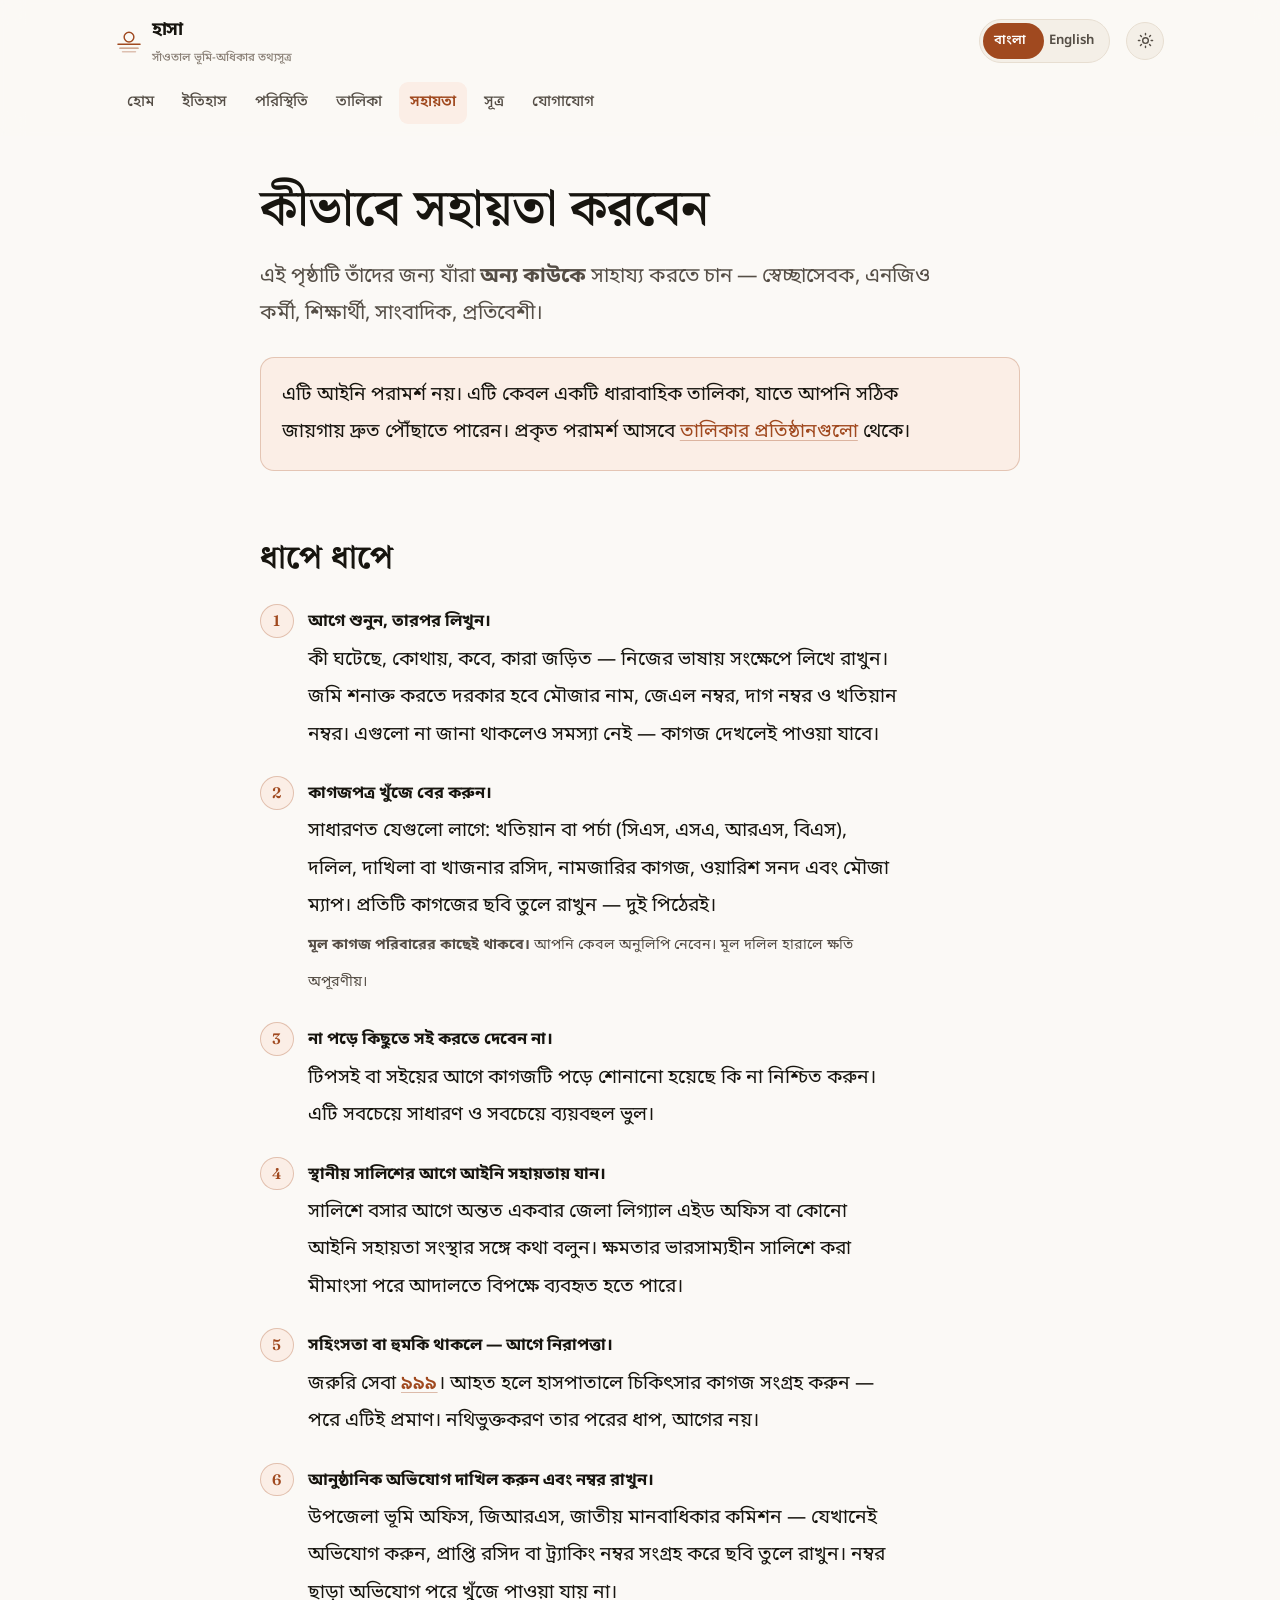
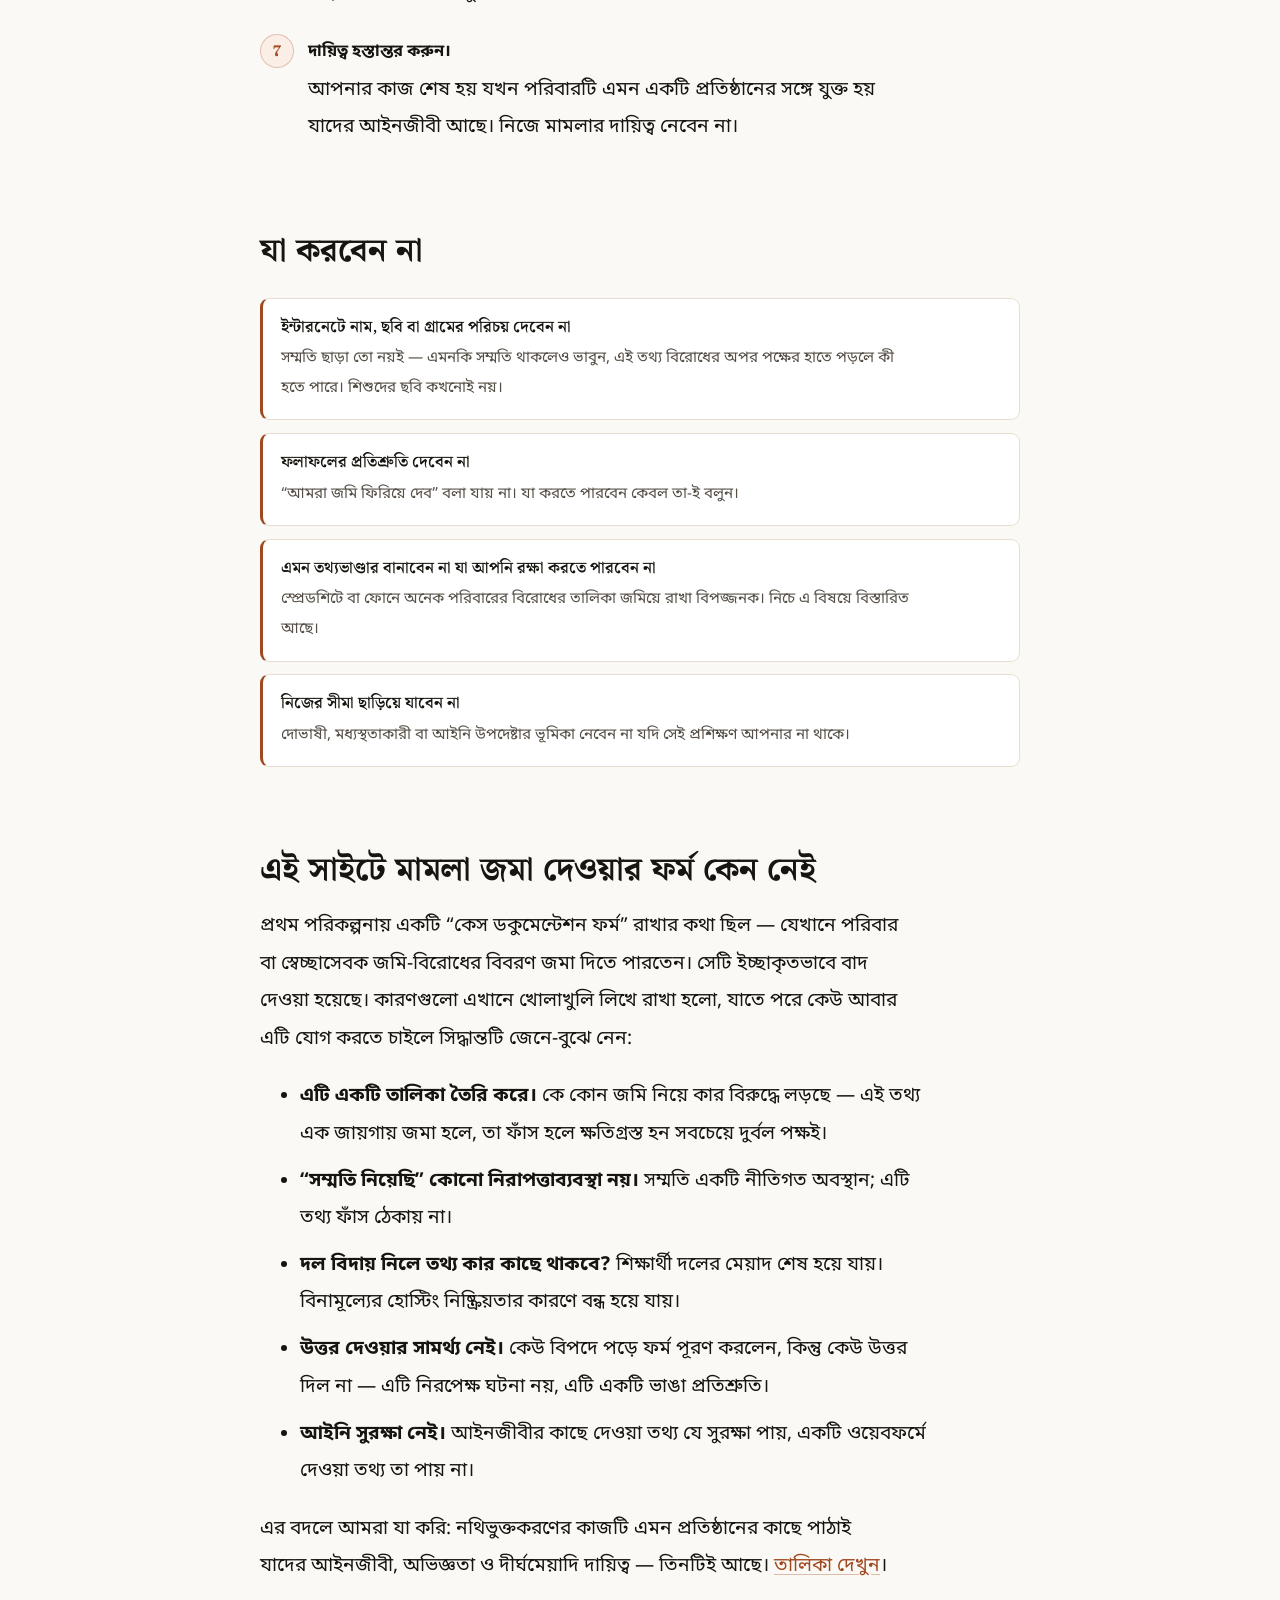
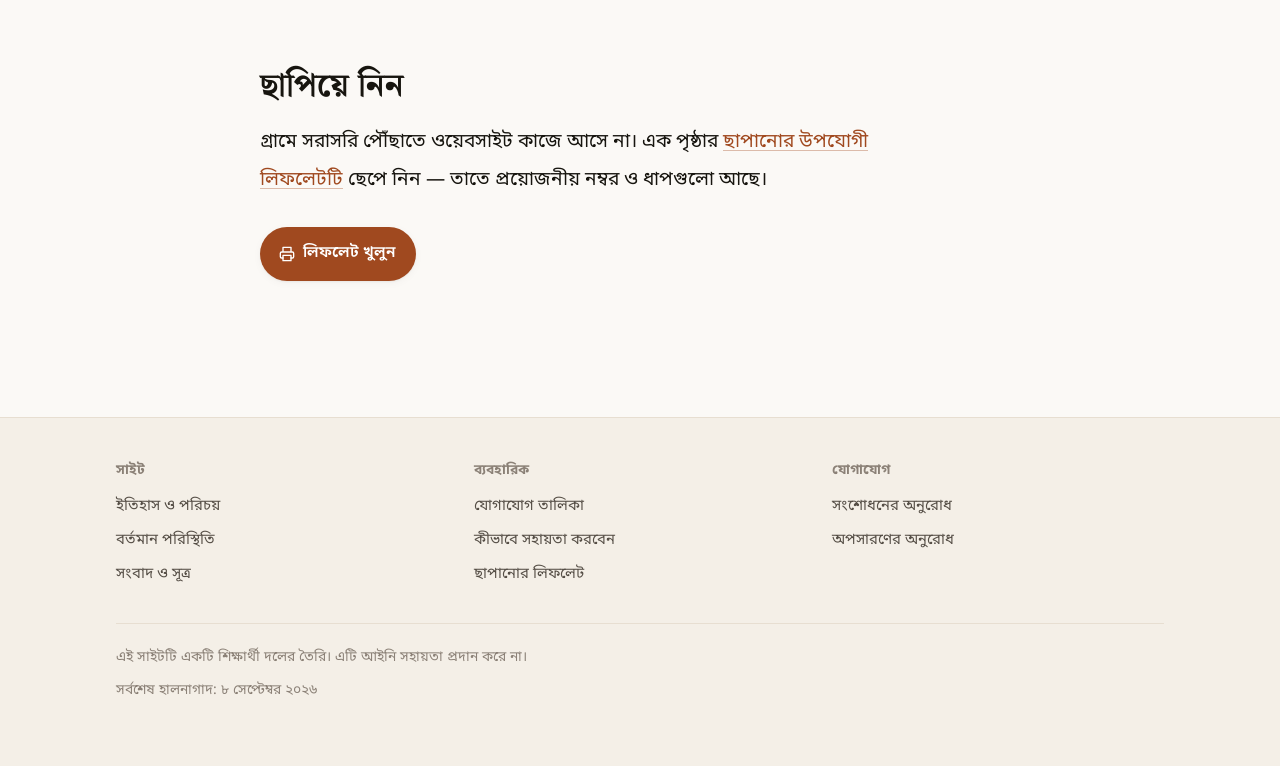
<file: help.html>
﻿<!DOCTYPE html>
<html lang="bn" data-lang="bn">
<head>
<meta charset="utf-8">
<meta name="viewport" content="width=device-width, initial-scale=1">
<title>কীভাবে সহায়তা করবেন — হাসা</title>
<meta name="description" content="ভূমি-বিরোধে পড়া কাউকে সাহায্য করার ব্যবহারিক নির্দেশিকা — কী কাগজ লাগে, কোথায় যেতে হয়, এবং কোন ভুলগুলো করা যাবে না।">
<link rel="icon" href="assets/logo.svg" type="image/svg+xml">
<meta property="og:type" content="article">
<meta property="og:title" content="কীভাবে সহায়তা করবেন — হাসা">
<meta property="og:description" content="ভূমি-বিরোধে কাউকে সাহায্য করার ব্যবহারিক ধাপ ও সতর্কতা।">
<link rel="preconnect" href="https://fonts.googleapis.com">
<link rel="preconnect" href="https://fonts.gstatic.com" crossorigin>
<link rel="stylesheet" href="https://fonts.googleapis.com/css2?family=Fraunces:opsz,wght@9..144,400;9..144,600;9..144,700&family=Inter:wght@400;500;600;700&family=Noto+Sans+Bengali:wght@400;500;600;700&family=Noto+Serif+Bengali:wght@500;600;700&display=swap">
<link rel="stylesheet" href="assets/style.css">
<script>
(function(){try{var r=document.documentElement,
l=localStorage.getItem('hasa.lang')||'bn',
t=localStorage.getItem('hasa.theme')||(window.matchMedia&&window.matchMedia('(prefers-color-scheme: dark)').matches?'dark':'light');
r.setAttribute('data-lang',l);r.setAttribute('lang',l);r.setAttribute('data-theme',t);}
catch(e){document.documentElement.setAttribute('data-lang','bn');}})();
</script>
</head>
<body data-title-bn="কীভাবে সহায়তা করবেন — হাসা" data-title-en="How to help — Hasa">

<a class="skip" href="#main"><span data-l="bn">মূল বিষয়বস্তুতে যান</span><span data-l="en">Skip to main content</span></a>

<header class="site">
  <div class="wrap-wide">
    <div class="bar">
      <a class="brand" href="index.html">
        <svg viewBox="0 0 40 40" fill="none" aria-hidden="true">
          <circle cx="20" cy="14" r="7.5" stroke="currentColor" stroke-width="2.2"/>
          <path d="M3 25h34" stroke="currentColor" stroke-width="2.2" stroke-linecap="round"/>
          <path d="M6 31h28" stroke="currentColor" stroke-width="2.2" stroke-linecap="round" opacity=".62"/>
          <path d="M10 36.5h20" stroke="currentColor" stroke-width="2.2" stroke-linecap="round" opacity=".32"/>
        </svg>
        <span>
          <span data-l="bn">হাসা</span><span data-l="en">Hasa</span>
          <span class="sub" data-l="bn">সাঁওতাল ভূমি-অধিকার তথ্যসূত্র</span>
          <span class="sub" data-l="en">Santal land rights resource</span>
        </span>
      </a>
      <div class="langswitch" role="group" aria-label="ভাষা">
        <button type="button" data-setlang="bn" aria-pressed="true">বাংলা</button>
        <button type="button" data-setlang="en" aria-pressed="false">English</button>
        <span class="langswitch-thumb" aria-hidden="true"></span>
      </div>
      <button class="iconbtn" type="button" data-theme-toggle aria-pressed="false" aria-label="ডার্ক মোডে যান">
        <svg class="sun" viewBox="0 0 24 24" fill="none" stroke="currentColor" stroke-width="2" stroke-linecap="round" aria-hidden="true"><circle cx="12" cy="12" r="4"/><path d="M12 2v2M12 20v2M4.9 4.9l1.4 1.4M17.7 17.7l1.4 1.4M2 12h2M20 12h2M6.3 17.7l-1.4 1.4M19.1 4.9l-1.4 1.4"/></svg>
        <svg class="moon" viewBox="0 0 24 24" fill="none" stroke="currentColor" stroke-width="2" stroke-linecap="round" stroke-linejoin="round" aria-hidden="true"><path d="M21 12.8A9 9 0 1 1 11.2 3a7 7 0 0 0 9.8 9.8z"/></svg>
      </button>
      <button class="iconbtn navtoggle" type="button" data-nav-toggle aria-expanded="false" aria-controls="primary-nav" aria-label="মেনু">
        <svg viewBox="0 0 24 24" fill="none" stroke="currentColor" stroke-width="2" stroke-linecap="round" aria-hidden="true"><path d="M3 6h18M3 12h18M3 18h18"/></svg>
      </button>
    </div>
    <nav class="nav" id="primary-nav" aria-label="Main">
      <a href="index.html"><span data-l="bn">হোম</span><span data-l="en">Home</span></a>
      <a href="about.html"><span data-l="bn">ইতিহাস</span><span data-l="en">History</span></a>
      <a href="now.html"><span data-l="bn">পরিস্থিতি</span><span data-l="en">Situation</span></a>
      <a href="directory.html"><span data-l="bn">তালিকা</span><span data-l="en">Directory</span></a>
      <a href="help.html" aria-current="page"><span data-l="bn">সহায়তা</span><span data-l="en">Help</span></a>
      <a href="coverage.html"><span data-l="bn">সূত্র</span><span data-l="en">Sources</span></a>
      <a href="contact.html"><span data-l="bn">যোগাযোগ</span><span data-l="en">Contact</span></a>
    </nav>
  </div>
</header>

<main id="main">
  <div class="wrap" style="padding-top:2.5rem">

    <h1><span data-l="bn">কীভাবে সহায়তা করবেন</span><span data-l="en">How to help</span></h1>
    <p class="lede">
      <span data-l="bn">এই পৃষ্ঠাটি তাঁদের জন্য যাঁরা <strong>অন্য কাউকে</strong> সাহায্য করতে চান — স্বেচ্ছাসেবক, এনজিও কর্মী, শিক্ষার্থী, সাংবাদিক, প্রতিবেশী।</span>
      <span data-l="en">This page is for people supporting <strong>someone else</strong> — volunteers, NGO staff, students, journalists, neighbours.</span>
    </p>

    <div class="callout limits">
      <p>
        <span data-l="bn">এটি আইনি পরামর্শ নয়। এটি কেবল একটি ধারাবাহিক তালিকা, যাতে আপনি সঠিক জায়গায় দ্রুত পৌঁছাতে পারেন। প্রকৃত পরামর্শ আসবে <a href="directory.html">তালিকার প্রতিষ্ঠানগুলো</a> থেকে।</span>
        <span data-l="en">This is not legal advice. It is a sequence, so that you reach the right place quickly. The actual advice comes from the <a href="directory.html">organisations in the directory</a>.</span>
      </p>
    </div>

    <section class="block reveal">
      <h2><span data-l="bn">ধাপে ধাপে</span><span data-l="en">Step by step</span></h2>
      <ol class="steps">
        <li>
          <strong><span data-l="bn">আগে শুনুন, তারপর লিখুন।</span><span data-l="en">Listen first, then write it down.</span></strong>
          <span data-l="bn">কী ঘটেছে, কোথায়, কবে, কারা জড়িত — নিজের ভাষায় সংক্ষেপে লিখে রাখুন। জমি শনাক্ত করতে দরকার হবে মৌজার নাম, জেএল নম্বর, দাগ নম্বর ও খতিয়ান নম্বর। এগুলো না জানা থাকলেও সমস্যা নেই — কাগজ দেখলেই পাওয়া যাবে।</span>
          <span data-l="en">What happened, where, when, and who is involved — a short account in your own words. Identifying the land needs the mouza name, JL number, dag number and khatian number. Not knowing them is fine; they appear on the documents.</span>
        </li>
        <li>
          <strong><span data-l="bn">কাগজপত্র খুঁজে বের করুন।</span><span data-l="en">Find the paperwork.</span></strong>
          <span data-l="bn">সাধারণত যেগুলো লাগে: খতিয়ান বা পর্চা (সিএস, এসএ, আরএস, বিএস), দলিল, দাখিলা বা খাজনার রসিদ, নামজারির কাগজ, ওয়ারিশ সনদ এবং মৌজা ম্যাপ। প্রতিটি কাগজের ছবি তুলে রাখুন — দুই পিঠেরই।</span>
          <span data-l="en">Usually: the khatian or porcha (CS, SA, RS, BS), the deed, rent receipts (dakhila), mutation records, the succession certificate, and the mouza map. Photograph every document — both sides.</span>
          <br>
          <span class="small" data-l="bn"><strong>মূল কাগজ পরিবারের কাছেই থাকবে।</strong> আপনি কেবল অনুলিপি নেবেন। মূল দলিল হারালে ক্ষতি অপূরণীয়।</span>
          <span class="small" data-l="en"><strong>Originals stay with the family.</strong> You take copies only. A lost original deed cannot be replaced.</span>
        </li>
        <li>
          <strong><span data-l="bn">না পড়ে কিছুতে সই করতে দেবেন না।</span><span data-l="en">Nobody signs anything they have not had read to them.</span></strong>
          <span data-l="bn">টিপসই বা সইয়ের আগে কাগজটি পড়ে শোনানো হয়েছে কি না নিশ্চিত করুন। এটি সবচেয়ে সাধারণ ও সবচেয়ে ব্যয়বহুল ভুল।</span>
          <span data-l="en">Before a signature or a thumbprint, make sure the document has been read aloud and understood. This is the most common and most expensive mistake.</span>
        </li>
        <li>
          <strong><span data-l="bn">স্থানীয় সালিশের আগে আইনি সহায়তায় যান।</span><span data-l="en">Get legal aid before any local mediation.</span></strong>
          <span data-l="bn">সালিশে বসার আগে অন্তত একবার জেলা লিগ্যাল এইড অফিস বা কোনো আইনি সহায়তা সংস্থার সঙ্গে কথা বলুন। ক্ষমতার ভারসাম্যহীন সালিশে করা মীমাংসা পরে আদালতে বিপক্ষে ব্যবহৃত হতে পারে।</span>
          <span data-l="en">Before sitting down to a shalish, talk to the District Legal Aid Office or a legal aid organisation at least once. A settlement reached in a badly unequal mediation can be used against the family later in court.</span>
        </li>
        <li>
          <strong><span data-l="bn">সহিংসতা বা হুমকি থাকলে — আগে নিরাপত্তা।</span><span data-l="en">Where there is violence or threat — safety first.</span></strong>
          <span data-l="bn">জরুরি সেবা <a class="tel" href="tel:999">৯৯৯</a>। আহত হলে হাসপাতালে চিকিৎসার কাগজ সংগ্রহ করুন — পরে এটিই প্রমাণ। নথিভুক্তকরণ তার পরের ধাপ, আগের নয়।</span>
          <span data-l="en">Emergency services <a class="tel" href="tel:999">999</a>. If someone is hurt, get the hospital records: those become the evidence. Documentation comes after safety, never before it.</span>
        </li>
        <li>
          <strong><span data-l="bn">আনুষ্ঠানিক অভিযোগ দাখিল করুন এবং নম্বর রাখুন।</span><span data-l="en">File formally, and keep the number.</span></strong>
          <span data-l="bn">উপজেলা ভূমি অফিস, জিআরএস, জাতীয় মানবাধিকার কমিশন — যেখানেই অভিযোগ করুন, প্রাপ্তি রসিদ বা ট্র্যাকিং নম্বর সংগ্রহ করে ছবি তুলে রাখুন। নম্বর ছাড়া অভিযোগ পরে খুঁজে পাওয়া যায় না।</span>
          <span data-l="en">Whether at the upazila land office, through GRS, or with the National Human Rights Commission — get the receipt or tracking number and photograph it. A complaint without a number cannot be traced later.</span>
        </li>
        <li>
          <strong><span data-l="bn">দায়িত্ব হস্তান্তর করুন।</span><span data-l="en">Hand over.</span></strong>
          <span data-l="bn">আপনার কাজ শেষ হয় যখন পরিবারটি এমন একটি প্রতিষ্ঠানের সঙ্গে যুক্ত হয় যাদের আইনজীবী আছে। নিজে মামলার দায়িত্ব নেবেন না।</span>
          <span data-l="en">Your job ends when the family is connected to an organisation that has lawyers. Do not take on the case yourself.</span>
        </li>
      </ol>
    </section>

    <section class="block reveal">
      <h2><span data-l="bn">যা করবেন না</span><span data-l="en">What not to do</span></h2>
      <div class="dont">
        <div class="dont-item">
          <h3><span data-l="bn">ইন্টারনেটে নাম, ছবি বা গ্রামের পরিচয় দেবেন না</span><span data-l="en">Do not put names, photographs or villages online</span></h3>
          <p>
            <span data-l="bn">সম্মতি ছাড়া তো নয়ই — এমনকি সম্মতি থাকলেও ভাবুন, এই তথ্য বিরোধের অপর পক্ষের হাতে পড়লে কী হতে পারে। শিশুদের ছবি কখনোই নয়।</span>
            <span data-l="en">Not without consent — and even with consent, think about what happens if that information reaches the other side of the dispute. Never photographs of children.</span>
          </p>
        </div>
        <div class="dont-item">
          <h3><span data-l="bn">ফলাফলের প্রতিশ্রুতি দেবেন না</span><span data-l="en">Do not promise outcomes</span></h3>
          <p>
            <span data-l="bn">“আমরা জমি ফিরিয়ে দেব” বলা যায় না। যা করতে পারবেন কেবল তা-ই বলুন।</span>
            <span data-l="en">You cannot say “we will get the land back.” Say only what you can actually do.</span>
          </p>
        </div>
        <div class="dont-item">
          <h3><span data-l="bn">এমন তথ্যভাণ্ডার বানাবেন না যা আপনি রক্ষা করতে পারবেন না</span><span data-l="en">Do not build a database you cannot protect</span></h3>
          <p>
            <span data-l="bn">স্প্রেডশিটে বা ফোনে অনেক পরিবারের বিরোধের তালিকা জমিয়ে রাখা বিপজ্জনক। নিচে এ বিষয়ে বিস্তারিত আছে।</span>
            <span data-l="en">Accumulating a spreadsheet or a phone full of families' disputes is dangerous. More on this below.</span>
          </p>
        </div>
        <div class="dont-item">
          <h3><span data-l="bn">নিজের সীমা ছাড়িয়ে যাবেন না</span><span data-l="en">Do not exceed your competence</span></h3>
          <p>
            <span data-l="bn">দোভাষী, মধ্যস্থতাকারী বা আইনি উপদেষ্টার ভূমিকা নেবেন না যদি সেই প্রশিক্ষণ আপনার না থাকে।</span>
            <span data-l="en">Do not act as interpreter, mediator or legal adviser if you have not been trained for it.</span>
          </p>
        </div>
      </div>
    </section>

    <section class="block reveal">
      <h2 id="no-form">
        <span data-l="bn">এই সাইটে মামলা জমা দেওয়ার ফর্ম কেন নেই</span>
        <span data-l="en">Why there is no case submission form on this site</span>
      </h2>
      <p>
        <span data-l="bn">প্রথম পরিকল্পনায় একটি “কেস ডকুমেন্টেশন ফর্ম” রাখার কথা ছিল — যেখানে পরিবার বা স্বেচ্ছাসেবক জমি-বিরোধের বিবরণ জমা দিতে পারতেন। সেটি ইচ্ছাকৃতভাবে বাদ দেওয়া হয়েছে। কারণগুলো এখানে খোলাখুলি লিখে রাখা হলো, যাতে পরে কেউ আবার এটি যোগ করতে চাইলে সিদ্ধান্তটি জেনে-বুঝে নেন:</span>
        <span data-l="en">The original plan included a “case documentation form” where a family or a volunteer could submit the details of a land dispute. It was deliberately dropped. The reasons are written down here openly, so that anyone who later wants to add one makes that decision knowingly:</span>
      </p>
      <ul>
        <li>
          <span data-l="bn"><strong>এটি একটি তালিকা তৈরি করে।</strong> কে কোন জমি নিয়ে কার বিরুদ্ধে লড়ছে — এই তথ্য এক জায়গায় জমা হলে, তা ফাঁস হলে ক্ষতিগ্রস্ত হন সবচেয়ে দুর্বল পক্ষই।</span>
          <span data-l="en"><strong>It creates a list.</strong> Who is disputing which land against whom, gathered in one place. If it leaks, the people harmed are the weakest party.</span>
        </li>
        <li>
          <span data-l="bn"><strong>“সম্মতি নিয়েছি” কোনো নিরাপত্তাব্যবস্থা নয়।</strong> সম্মতি একটি নীতিগত অবস্থান; এটি তথ্য ফাঁস ঠেকায় না।</span>
          <span data-l="en"><strong>“We got consent” is not a security control.</strong> Consent is an ethical position; it does not prevent a breach.</span>
        </li>
        <li>
          <span data-l="bn"><strong>দল বিদায় নিলে তথ্য কার কাছে থাকবে?</strong> শিক্ষার্থী দলের মেয়াদ শেষ হয়ে যায়। বিনামূল্যের হোস্টিং নিষ্ক্রিয়তার কারণে বন্ধ হয়ে যায়।</span>
          <span data-l="en"><strong>Who holds the data once the group is gone?</strong> Student groups have an end date. Free-tier hosting gets suspended for inactivity.</span>
        </li>
        <li>
          <span data-l="bn"><strong>উত্তর দেওয়ার সামর্থ্য নেই।</strong> কেউ বিপদে পড়ে ফর্ম পূরণ করলেন, কিন্তু কেউ উত্তর দিল না — এটি নিরপেক্ষ ঘটনা নয়, এটি একটি ভাঙা প্রতিশ্রুতি।</span>
          <span data-l="en"><strong>There is no capacity to respond.</strong> Someone in crisis fills in a form and nobody answers. That is not a neutral non-event; it is a broken promise.</span>
        </li>
        <li>
          <span data-l="bn"><strong>আইনি সুরক্ষা নেই।</strong> আইনজীবীর কাছে দেওয়া তথ্য যে সুরক্ষা পায়, একটি ওয়েবফর্মে দেওয়া তথ্য তা পায় না।</span>
          <span data-l="en"><strong>There is no legal protection.</strong> Information given to a lawyer carries protections that information typed into a web form does not.</span>
        </li>
      </ul>
      <p>
        <span data-l="bn">এর বদলে আমরা যা করি: নথিভুক্তকরণের কাজটি এমন প্রতিষ্ঠানের কাছে পাঠাই যাদের আইনজীবী, অভিজ্ঞতা ও দীর্ঘমেয়াদি দায়িত্ব — তিনটিই আছে। <a href="directory.html">তালিকা দেখুন</a>।</span>
        <span data-l="en">What we do instead: route documentation to organisations that have the lawyers, the experience, and the long-term responsibility — all three. See the <a href="directory.html">directory</a>.</span>
      </p>
    </section>

    <section class="block reveal">
      <h2><span data-l="bn">ছাপিয়ে নিন</span><span data-l="en">Print it</span></h2>
      <p>
        <span data-l="bn">গ্রামে সরাসরি পৌঁছাতে ওয়েবসাইট কাজে আসে না। এক পৃষ্ঠার <a href="leaflet.html">ছাপানোর উপযোগী লিফলেটটি</a> ছেপে নিন — তাতে প্রয়োজনীয় নম্বর ও ধাপগুলো আছে।</span>
        <span data-l="en">A website does not reach a village. Print the one-page <a href="leaflet.html">leaflet</a>, which carries the numbers and the steps.</span>
      </p>
      <div class="btnrow">
        <a class="btn btn-primary" href="leaflet.html">
          <svg viewBox="0 0 24 24" fill="none" stroke="currentColor" stroke-width="2" stroke-linecap="round" stroke-linejoin="round" aria-hidden="true"><path d="M6 9V2h12v7M6 18H4a2 2 0 0 1-2-2v-5a2 2 0 0 1 2-2h16a2 2 0 0 1 2 2v5a2 2 0 0 1-2 2h-2"/><path d="M6 14h12v8H6z"/></svg>
          <span data-l="bn">লিফলেট খুলুন</span><span data-l="en">Open the leaflet</span>
        </a>
      </div>
    </section>

  </div>
</main>

<footer class="site-foot">
  <div class="wrap-wide">
    <div class="cols">
      <div>
        <h4><span data-l="bn">সাইট</span><span data-l="en">Site</span></h4>
        <ul>
          <li><a href="about.html"><span data-l="bn">ইতিহাস ও পরিচয়</span><span data-l="en">History and identity</span></a></li>
          <li><a href="now.html"><span data-l="bn">বর্তমান পরিস্থিতি</span><span data-l="en">The situation</span></a></li>
          <li><a href="coverage.html"><span data-l="bn">সংবাদ ও সূত্র</span><span data-l="en">Coverage and sources</span></a></li>
        </ul>
      </div>
      <div>
        <h4><span data-l="bn">ব্যবহারিক</span><span data-l="en">Practical</span></h4>
        <ul>
          <li><a href="directory.html"><span data-l="bn">যোগাযোগ তালিকা</span><span data-l="en">Directory</span></a></li>
          <li><a href="help.html"><span data-l="bn">কীভাবে সহায়তা করবেন</span><span data-l="en">How to help</span></a></li>
          <li><a href="leaflet.html"><span data-l="bn">ছাপানোর লিফলেট</span><span data-l="en">Printable leaflet</span></a></li>
        </ul>
      </div>
      <div>
        <h4><span data-l="bn">যোগাযোগ</span><span data-l="en">Contact</span></h4>
        <ul>
          <li><a href="contact.html"><span data-l="bn">সংশোধনের অনুরোধ</span><span data-l="en">Request a correction</span></a></li>
          <li><a href="contact.html#removal"><span data-l="bn">অপসারণের অনুরোধ</span><span data-l="en">Request a removal</span></a></li>
        </ul>
      </div>
    </div>
    <div class="foot-bottom">
      <p>
        <span data-l="bn">এই সাইটটি একটি শিক্ষার্থী দলের তৈরি। এটি আইনি সহায়তা প্রদান করে না।</span>
        <span data-l="en">Built by a student group. This site does not provide legal aid.</span>
      </p>
      <p>
        <span data-l="bn">সর্বশেষ হালনাগাদ: <time datetime="2026-09-08">৮ সেপ্টেম্বর ২০২৬</time></span>
        <span data-l="en">Last updated: <time datetime="2026-09-08">8 September 2026</time></span>
      </p>
    </div>
  </div>
</footer>

<script src="assets/app.js"></script>
</body>
</html>
</file>
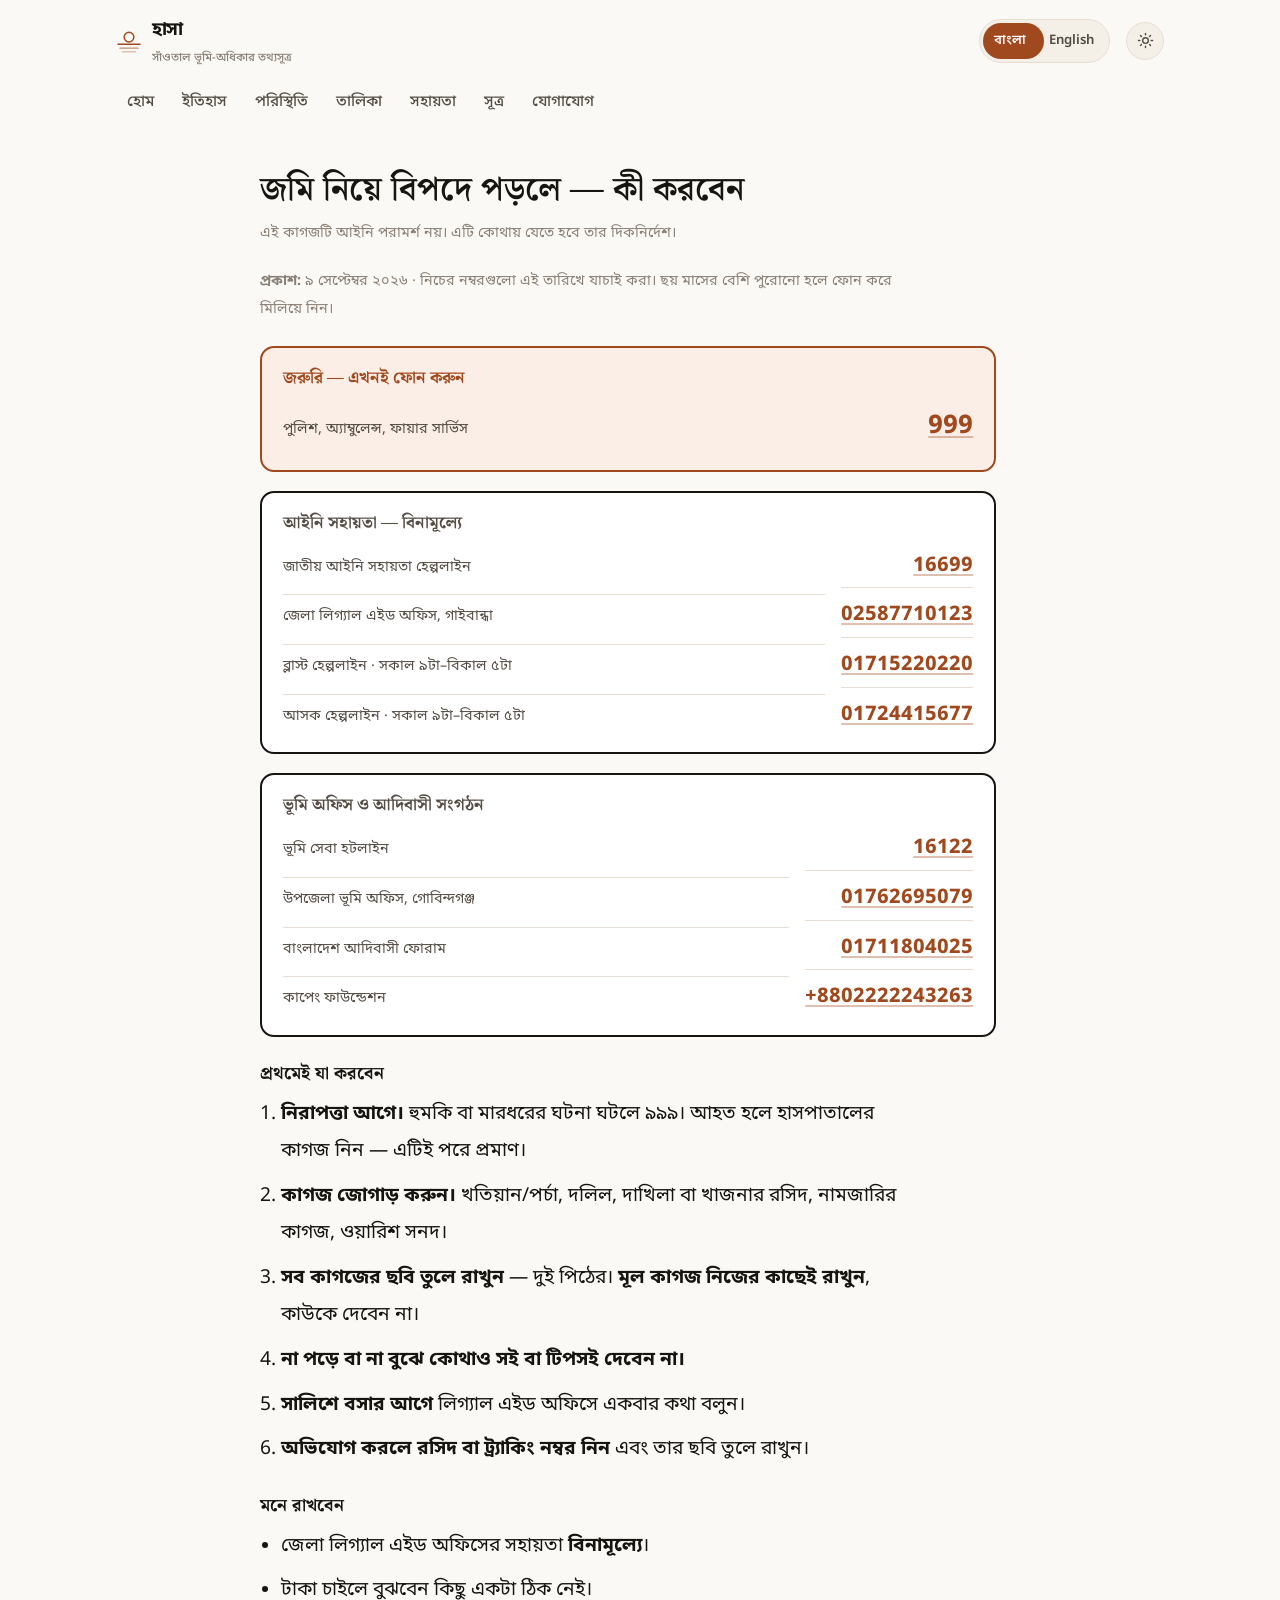
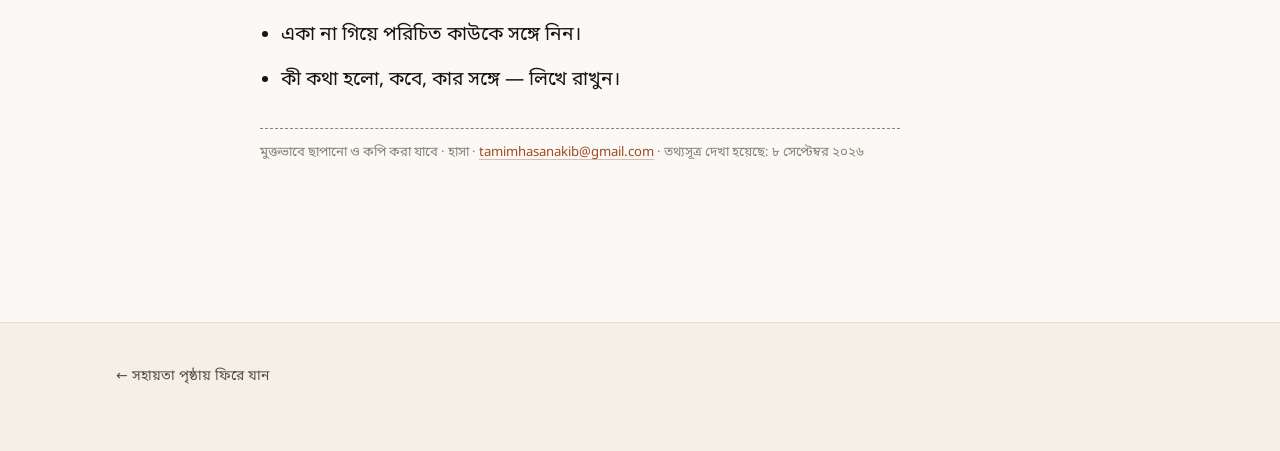
<file: leaflet.html>
﻿<!DOCTYPE html>
<html lang="bn" data-lang="bn">
<head>
<meta charset="utf-8">
<meta name="viewport" content="width=device-width, initial-scale=1">
<title>ছাপানোর লিফলেট — হাসা</title>
<meta name="description" content="এক পৃষ্ঠার ছাপানোর উপযোগী লিফলেট — ভূমি-বিরোধে করণীয় ধাপ ও জরুরি নম্বর।">
<meta name="robots" content="noindex">
<link rel="icon" href="assets/logo.svg" type="image/svg+xml">
<link rel="preconnect" href="https://fonts.googleapis.com">
<link rel="preconnect" href="https://fonts.gstatic.com" crossorigin>
<link rel="stylesheet" href="https://fonts.googleapis.com/css2?family=Fraunces:opsz,wght@9..144,400;9..144,600;9..144,700&family=Inter:wght@400;500;600;700&family=Noto+Sans+Bengali:wght@400;500;600;700&family=Noto+Serif+Bengali:wght@500;600;700&display=swap">
<link rel="stylesheet" href="assets/style.css">
<style>
  @page { size: A4; margin: 14mm; }
  .leaflet { max-width: 46rem; }
  .leaflet h1 { font-size: clamp(1.6rem, 4vw, 2.1rem); margin-bottom: .4rem; }
  .leaflet h2 { font-size: 1.1rem; margin: 1.6rem 0 .5rem; }
  .leaflet ol, .leaflet ul { padding-left: 1.3rem; }
  .leaflet li { margin-bottom: .45rem; }

  .numbers {
    border: 2px solid var(--ink);
    border-radius: var(--radius);
    padding: 1.1rem 1.3rem;
    margin: 1.2rem 0;
    background: var(--elev);
    break-inside: avoid;
  }
  /* The emergency number is separated from everything else, so that the one
     number someone needs in the worst moment is not in a list of nine. */
  .numbers.num-urgent { border-color: var(--accent); background: var(--accent-bg); }
  /* Scoped to .numbers so it outranks the generic `.leaflet h2` rule above. */
  .numbers .num-head {
    margin: 0 0 .75rem;
    font-size: .95rem; font-weight: 700;
    letter-spacing: .06em; text-transform: uppercase;
    color: var(--ink-2);
  }
  html[data-lang="bn"] .numbers .num-head {
    text-transform: none; letter-spacing: 0; font-size: 1.05rem;
  }
  .numbers.num-urgent .num-head { color: var(--accent); }
  .numbers.num-urgent dd { font-size: 1.6rem; }
  .pubdate {
    margin: .4rem 0 1.4rem;
    font-size: .9rem; color: var(--ink-3);
  }
  .numbers dl {
    margin: 0; display: grid; gap: .1rem 1rem;
    grid-template-columns: 1fr auto; align-items: baseline;
  }
  .numbers dt {
    font-size: .9rem; color: var(--ink-2);
    padding-top: .5rem; border-top: 1px solid var(--line);
  }
  .numbers dt:first-of-type, .numbers dt:first-of-type + dd { border-top: 0; padding-top: 0; }
  .numbers dd {
    margin: 0; font-size: 1.25rem; font-weight: 700; text-align: right;
    padding-top: .5rem; border-top: 1px solid var(--line);
    font-variant-numeric: tabular-nums;
  }
  .cut {
    border-top: 1px dashed var(--ink-3);
    margin-top: 1.8rem; padding-top: .7rem;
    font-size: .82rem; color: var(--ink-3);
  }
  @media print {
    /* Print is black and white in practice, so the emergency box is
       distinguished by a heavier rule rather than by colour. */
    .numbers { border-color: #000; background: #fff; margin: .8rem 0; }
    .numbers.num-urgent { border-width: 3.5px; }
    .numbers.num-urgent .num-head { color: #000; }
    .numbers dd { font-size: 13pt; }
    .numbers.num-urgent dd { font-size: 17pt; }
    .numbers .num-head { font-size: 9.5pt; color: #000; }
    .pubdate { color: #000; margin-bottom: .8rem; }
  }
</style>
<script>
(function(){try{var r=document.documentElement,
l=localStorage.getItem('hasa.lang')||'bn',
t=localStorage.getItem('hasa.theme')||'light';
r.setAttribute('data-lang',l);r.setAttribute('lang',l);r.setAttribute('data-theme',t);}
catch(e){document.documentElement.setAttribute('data-lang','bn');}})();
</script>
</head>
<body data-title-bn="ছাপানোর লিফলেট — হাসা" data-title-en="Printable leaflet — Hasa">

<a class="skip" href="#main"><span data-l="bn">মূল বিষয়বস্তুতে যান</span><span data-l="en">Skip to main content</span></a>

<header class="site noprint">
  <div class="wrap-wide">
    <div class="bar">
      <a class="brand" href="index.html">
        <svg viewBox="0 0 40 40" fill="none" aria-hidden="true">
          <circle cx="20" cy="14" r="7.5" stroke="currentColor" stroke-width="2.2"/>
          <path d="M3 25h34" stroke="currentColor" stroke-width="2.2" stroke-linecap="round"/>
          <path d="M6 31h28" stroke="currentColor" stroke-width="2.2" stroke-linecap="round" opacity=".62"/>
          <path d="M10 36.5h20" stroke="currentColor" stroke-width="2.2" stroke-linecap="round" opacity=".32"/>
        </svg>
        <span>
          <span data-l="bn">হাসা</span><span data-l="en">Hasa</span>
          <span class="sub" data-l="bn">সাঁওতাল ভূমি-অধিকার তথ্যসূত্র</span>
          <span class="sub" data-l="en">Santal land rights resource</span>
        </span>
      </a>
      <div class="langswitch" role="group" aria-label="ভাষা">
        <button type="button" data-setlang="bn" aria-pressed="true">বাংলা</button>
        <button type="button" data-setlang="en" aria-pressed="false">English</button>
        <span class="langswitch-thumb" aria-hidden="true"></span>
      </div>
      <button class="iconbtn" type="button" data-theme-toggle aria-pressed="false" aria-label="ডার্ক মোডে যান">
        <svg class="sun" viewBox="0 0 24 24" fill="none" stroke="currentColor" stroke-width="2" stroke-linecap="round" aria-hidden="true"><circle cx="12" cy="12" r="4"/><path d="M12 2v2M12 20v2M4.9 4.9l1.4 1.4M17.7 17.7l1.4 1.4M2 12h2M20 12h2M6.3 17.7l-1.4 1.4M19.1 4.9l-1.4 1.4"/></svg>
        <svg class="moon" viewBox="0 0 24 24" fill="none" stroke="currentColor" stroke-width="2" stroke-linecap="round" stroke-linejoin="round" aria-hidden="true"><path d="M21 12.8A9 9 0 1 1 11.2 3a7 7 0 0 0 9.8 9.8z"/></svg>
      </button>
      <button class="iconbtn navtoggle" type="button" data-nav-toggle aria-expanded="false" aria-controls="primary-nav" aria-label="মেনু">
        <svg viewBox="0 0 24 24" fill="none" stroke="currentColor" stroke-width="2" stroke-linecap="round" aria-hidden="true"><path d="M3 6h18M3 12h18M3 18h18"/></svg>
      </button>
    </div>
    <nav class="nav" id="primary-nav" aria-label="Main">
      <a href="index.html"><span data-l="bn">হোম</span><span data-l="en">Home</span></a>
      <a href="about.html"><span data-l="bn">ইতিহাস</span><span data-l="en">History</span></a>
      <a href="now.html"><span data-l="bn">পরিস্থিতি</span><span data-l="en">Situation</span></a>
      <a href="directory.html"><span data-l="bn">তালিকা</span><span data-l="en">Directory</span></a>
      <a href="help.html"><span data-l="bn">সহায়তা</span><span data-l="en">Help</span></a>
      <a href="coverage.html"><span data-l="bn">সূত্র</span><span data-l="en">Sources</span></a>
      <a href="contact.html"><span data-l="bn">যোগাযোগ</span><span data-l="en">Contact</span></a>
    </nav>
  </div>
</header>

<main id="main">
  <div class="wrap" style="padding-top:2rem">

    

    <article class="leaflet">

      <h1>
        <span data-l="bn">জমি নিয়ে বিপদে পড়লে — কী করবেন</span>
        <span data-l="en">If you are in trouble over land — what to do</span>
      </h1>
      <p class="small muted">
        <span data-l="bn">এই কাগজটি আইনি পরামর্শ নয়। এটি কোথায় যেতে হবে তার দিকনির্দেশ।</span>
        <span data-l="en">This sheet is not legal advice. It points you to where help is.</span>
      </p>
      <p class="pubdate">
        <span data-l="bn"><strong>প্রকাশ:</strong> <time datetime="2026-09-09">৯ সেপ্টেম্বর ২০২৬</time> · নিচের নম্বরগুলো এই তারিখে যাচাই করা। ছয় মাসের বেশি পুরোনো হলে ফোন করে মিলিয়ে নিন।</span>
        <span data-l="en"><strong>Published:</strong> <time datetime="2026-09-09">9 September 2026</time> · The numbers below were checked on this date. If this sheet is more than six months old, confirm them by phone.</span>
      </p>

      <div class="numbers num-urgent">
        <h2 class="num-head">
          <span data-l="bn">জরুরি — এখনই ফোন করুন</span>
          <span data-l="en">Emergency — call now</span>
        </h2>
        <dl>
          <dt><span data-l="bn">পুলিশ, অ্যাম্বুলেন্স, ফায়ার সার্ভিস</span><span data-l="en">Police, ambulance, fire service</span></dt>
          <dd><a href="tel:999">999</a></dd>
        </dl>
      </div>

      <div class="numbers">
        <h2 class="num-head">
          <span data-l="bn">আইনি সহায়তা — বিনামূল্যে</span>
          <span data-l="en">Legal aid — free of charge</span>
        </h2>
        <dl>
          <dt><span data-l="bn">জাতীয় আইনি সহায়তা হেল্পলাইন</span><span data-l="en">National legal aid helpline</span></dt>
          <dd><a href="tel:16699">16699</a></dd>

          <dt><span data-l="bn">জেলা লিগ্যাল এইড অফিস, গাইবান্ধা</span><span data-l="en">District Legal Aid Office, Gaibandha</span></dt>
          <dd><a href="tel:02587710123">02587710123</a></dd>

          <dt><span data-l="bn">ব্লাস্ট হেল্পলাইন · সকাল ৯টা–বিকাল ৫টা</span><span data-l="en">BLAST helpline · 9am–5pm</span></dt>
          <dd><a href="tel:01715220220">01715220220</a></dd>

          <dt><span data-l="bn">আসক হেল্পলাইন · সকাল ৯টা–বিকাল ৫টা</span><span data-l="en">ASK helpline · 9am–5pm</span></dt>
          <dd><a href="tel:01724415677">01724415677</a></dd>
        </dl>
      </div>

      <div class="numbers">
        <h2 class="num-head">
          <span data-l="bn">ভূমি অফিস ও আদিবাসী সংগঠন</span>
          <span data-l="en">Land offices and Indigenous organisations</span>
        </h2>
        <dl>
          <dt><span data-l="bn">ভূমি সেবা হটলাইন</span><span data-l="en">Land service hotline</span></dt>
          <dd><a href="tel:16122">16122</a></dd>

          <dt><span data-l="bn">উপজেলা ভূমি অফিস, গোবিন্দগঞ্জ</span><span data-l="en">Upazila Land Office, Gobindaganj</span></dt>
          <dd><a href="tel:01762695079">01762695079</a></dd>

          <dt><span data-l="bn">বাংলাদেশ আদিবাসী ফোরাম</span><span data-l="en">Bangladesh Indigenous Peoples Forum</span></dt>
          <dd><a href="tel:01711804025">01711804025</a></dd>

          <dt><span data-l="bn">কাপেং ফাউন্ডেশন</span><span data-l="en">Kapaeeng Foundation</span></dt>
          <dd><a href="tel:+8802222243263">+8802222243263</a></dd>
        </dl>
      </div>

      <h2><span data-l="bn">প্রথমেই যা করবেন</span><span data-l="en">First steps</span></h2>
      <ol>
        <li>
          <span data-l="bn"><strong>নিরাপত্তা আগে।</strong> হুমকি বা মারধরের ঘটনা ঘটলে ৯৯৯। আহত হলে হাসপাতালের কাগজ নিন — এটিই পরে প্রমাণ।</span>
          <span data-l="en"><strong>Safety first.</strong> If there are threats or violence, call 999. If someone is hurt, get the hospital records — those are the evidence later.</span>
        </li>
        <li>
          <span data-l="bn"><strong>কাগজ জোগাড় করুন।</strong> খতিয়ান/পর্চা, দলিল, দাখিলা বা খাজনার রসিদ, নামজারির কাগজ, ওয়ারিশ সনদ।</span>
          <span data-l="en"><strong>Gather the paperwork.</strong> Khatian/porcha, the deed, rent receipts, mutation records, succession certificate.</span>
        </li>
        <li>
          <span data-l="bn"><strong>সব কাগজের ছবি তুলে রাখুন</strong> — দুই পিঠের। <strong>মূল কাগজ নিজের কাছেই রাখুন</strong>, কাউকে দেবেন না।</span>
          <span data-l="en"><strong>Photograph every document</strong> — both sides. <strong>Keep the originals yourself</strong>; do not hand them to anyone.</span>
        </li>
        <li>
          <span data-l="bn"><strong>না পড়ে বা না বুঝে কোথাও সই বা টিপসই দেবেন না।</strong></span>
          <span data-l="en"><strong>Never sign or thumbprint anything you have not read or had read to you.</strong></span>
        </li>
        <li>
          <span data-l="bn"><strong>সালিশে বসার আগে</strong> লিগ্যাল এইড অফিসে একবার কথা বলুন।</span>
          <span data-l="en"><strong>Before any shalish</strong>, speak to the Legal Aid Office first.</span>
        </li>
        <li>
          <span data-l="bn"><strong>অভিযোগ করলে রসিদ বা ট্র্যাকিং নম্বর নিন</strong> এবং তার ছবি তুলে রাখুন।</span>
          <span data-l="en"><strong>If you file a complaint, get the receipt or tracking number</strong> and photograph it.</span>
        </li>
      </ol>

      <h2><span data-l="bn">মনে রাখবেন</span><span data-l="en">Remember</span></h2>
      <ul>
        <li>
          <span data-l="bn">জেলা লিগ্যাল এইড অফিসের সহায়তা <strong>বিনামূল্যে</strong>।</span>
          <span data-l="en">Help from the District Legal Aid Office is <strong>free</strong>.</span>
        </li>
        <li>
          <span data-l="bn">টাকা চাইলে বুঝবেন কিছু একটা ঠিক নেই।</span>
          <span data-l="en">If someone asks you for money, something is wrong.</span>
        </li>
        <li>
          <span data-l="bn">একা না গিয়ে পরিচিত কাউকে সঙ্গে নিন।</span>
          <span data-l="en">Do not go alone — take someone you trust.</span>
        </li>
        <li>
          <span data-l="bn">কী কথা হলো, কবে, কার সঙ্গে — লিখে রাখুন।</span>
          <span data-l="en">Write down what was said, when, and with whom.</span>
        </li>
      </ul>

      <p class="cut"><span data-l="bn">মুক্তভাবে ছাপানো ও কপি করা যাবে · হাসা · </span><span data-l="en">Free to print and copy · Hasa · </span><a href="mailto:tamimhasanakib@gmail.com">tamimhasanakib@gmail.com</a> · <span data-l="bn">তথ্যসূত্র দেখা হয়েছে: ৮ সেপ্টেম্বর ২০২৬</span><span data-l="en">Sources accessed: 8 September 2026</span></p>

    </article>
  </div>
</main>

<footer class="site-foot noprint">
  <div class="wrap-wide">
    <div class="foot-bottom" style="border-top:0;padding-top:0">
      <p><a href="help.html"><span data-l="bn">← সহায়তা পৃষ্ঠায় ফিরে যান</span><span data-l="en">← Back to the help page</span></a></p>
    </div>
  </div>
</footer>

<script src="assets/app.js"></script>
</body>
</html>
</file>
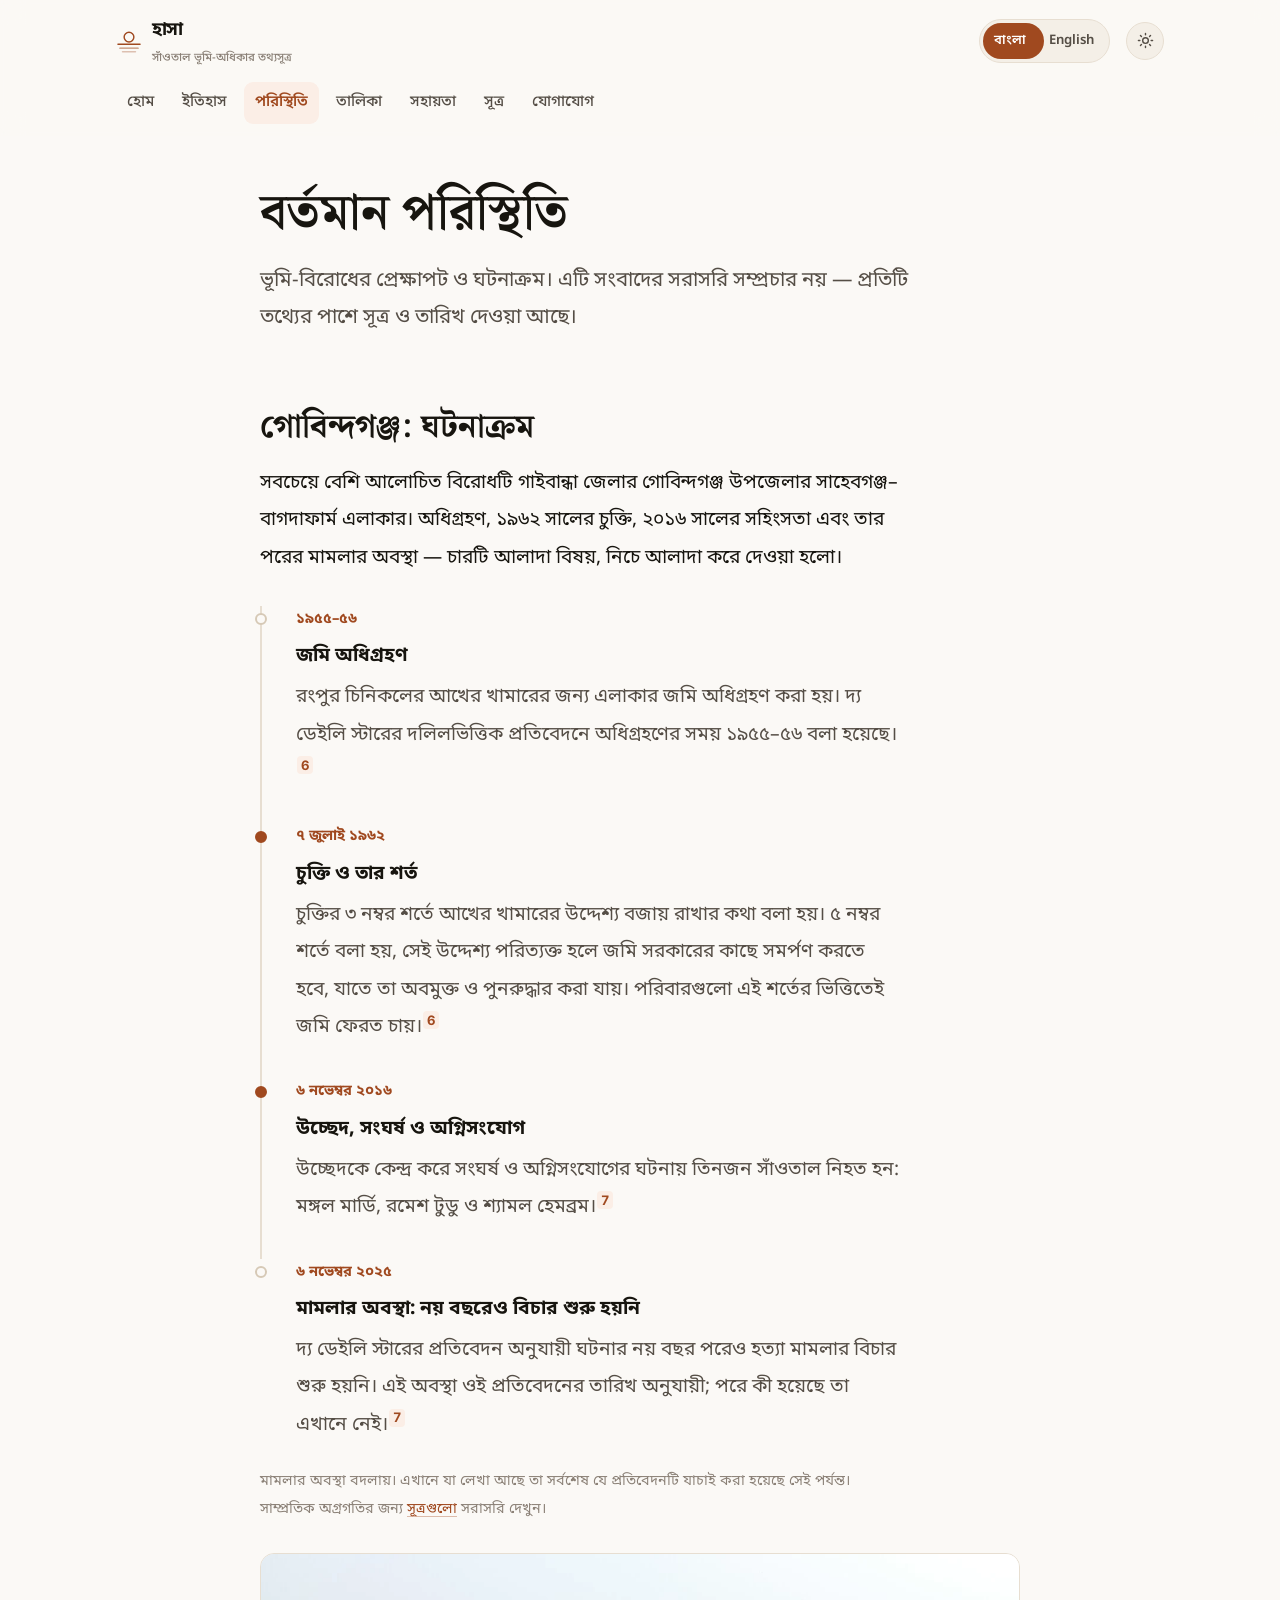
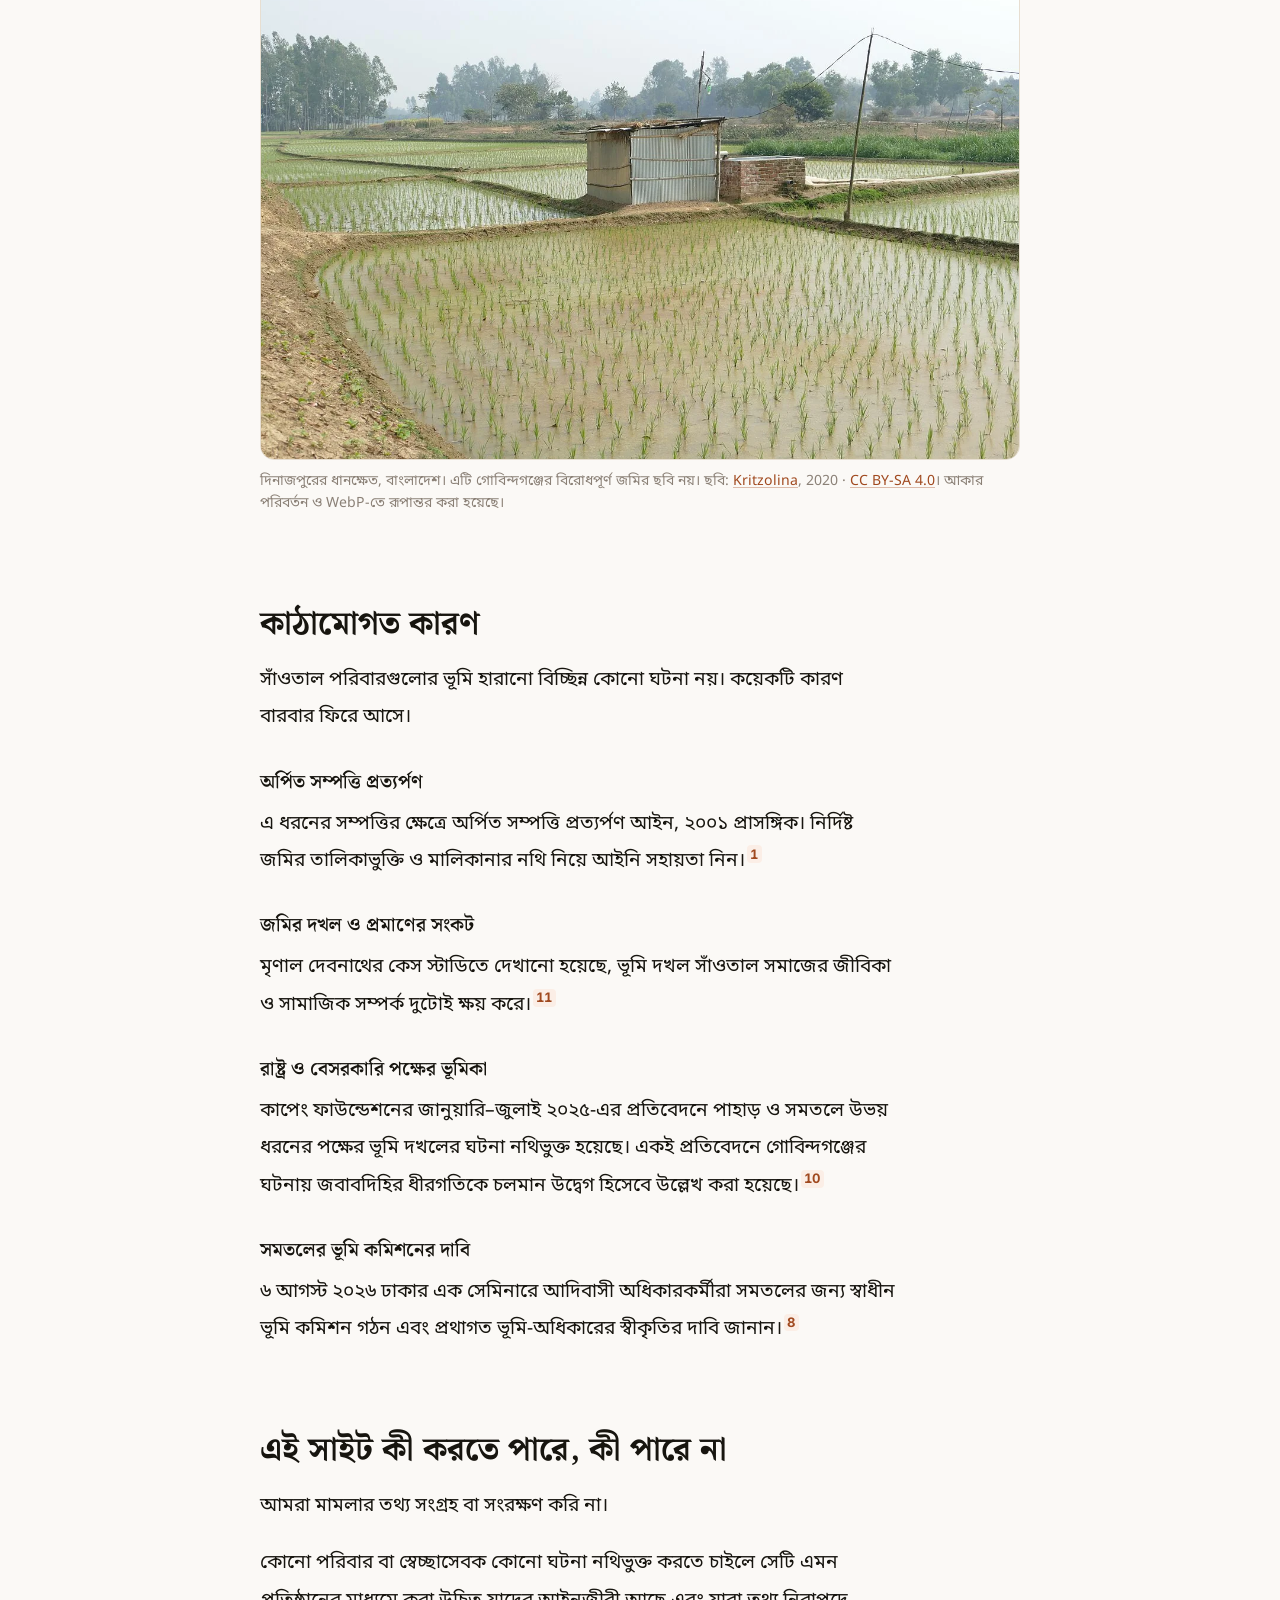
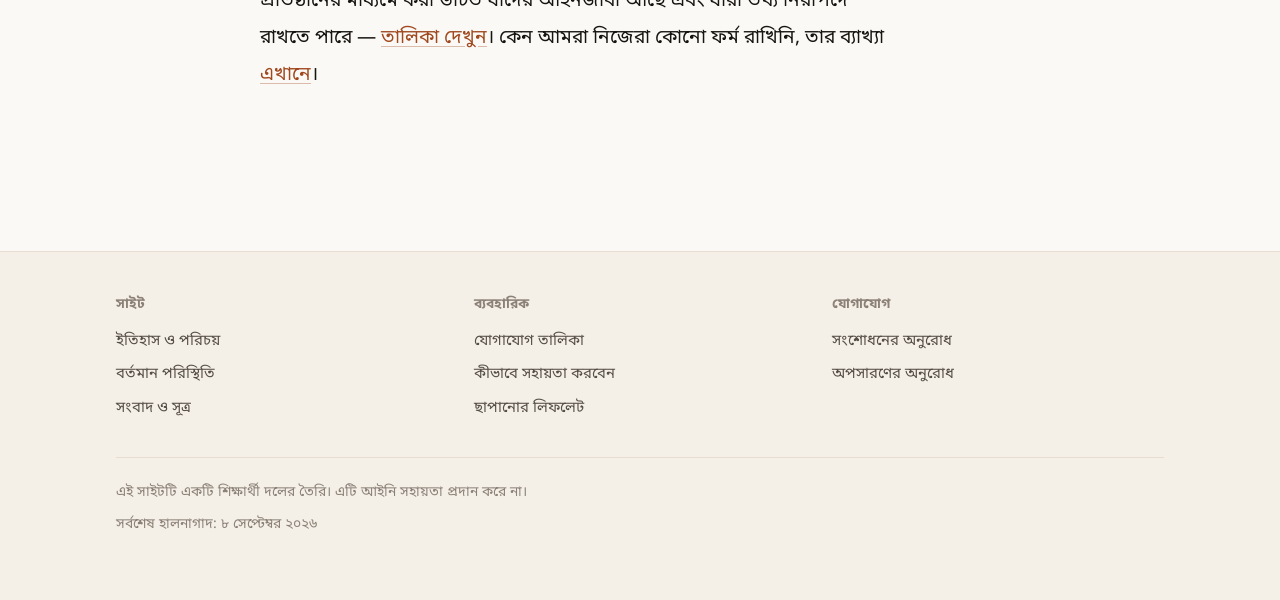
<file: now.html>
﻿<!DOCTYPE html>
<html lang="bn" data-lang="bn">
<head>
<meta charset="utf-8">
<meta name="viewport" content="width=device-width, initial-scale=1">
<title>বর্তমান পরিস্থিতি — হাসা</title>
<meta name="description" content="গাইবান্ধার গোবিন্দগঞ্জসহ উত্তরবঙ্গে সাঁওতাল ভূমি-বিরোধের প্রেক্ষাপট ও কাঠামোগত কারণ।">
<link rel="icon" href="assets/logo.svg" type="image/svg+xml">
<meta property="og:type" content="article">
<meta property="og:title" content="বর্তমান পরিস্থিতি — হাসা">
<meta property="og:description" content="গোবিন্দগঞ্জের ভূমি-বিরোধের প্রেক্ষাপট এবং সমতলের আদিবাসী ভূমি-সমস্যার কাঠামোগত কারণ।">
<link rel="preconnect" href="https://fonts.googleapis.com">
<link rel="preconnect" href="https://fonts.gstatic.com" crossorigin>
<link rel="stylesheet" href="https://fonts.googleapis.com/css2?family=Fraunces:opsz,wght@9..144,400;9..144,600;9..144,700&family=Inter:wght@400;500;600;700&family=Noto+Sans+Bengali:wght@400;500;600;700&family=Noto+Serif+Bengali:wght@500;600;700&display=swap">
<link rel="stylesheet" href="assets/style.css">
<script>
(function(){try{var r=document.documentElement,
l=localStorage.getItem('hasa.lang')||'bn',
t=localStorage.getItem('hasa.theme')||(window.matchMedia&&window.matchMedia('(prefers-color-scheme: dark)').matches?'dark':'light');
r.setAttribute('data-lang',l);r.setAttribute('lang',l);r.setAttribute('data-theme',t);}
catch(e){document.documentElement.setAttribute('data-lang','bn');}})();
</script>
</head>
<body data-title-bn="বর্তমান পরিস্থিতি — হাসা" data-title-en="The situation — Hasa">

<a class="skip" href="#main"><span data-l="bn">মূল বিষয়বস্তুতে যান</span><span data-l="en">Skip to main content</span></a>

<header class="site">
  <div class="wrap-wide">
    <div class="bar">
      <a class="brand" href="index.html">
        <svg viewBox="0 0 40 40" fill="none" aria-hidden="true">
          <circle cx="20" cy="14" r="7.5" stroke="currentColor" stroke-width="2.2"/>
          <path d="M3 25h34" stroke="currentColor" stroke-width="2.2" stroke-linecap="round"/>
          <path d="M6 31h28" stroke="currentColor" stroke-width="2.2" stroke-linecap="round" opacity=".62"/>
          <path d="M10 36.5h20" stroke="currentColor" stroke-width="2.2" stroke-linecap="round" opacity=".32"/>
        </svg>
        <span>
          <span data-l="bn">হাসা</span><span data-l="en">Hasa</span>
          <span class="sub" data-l="bn">সাঁওতাল ভূমি-অধিকার তথ্যসূত্র</span>
          <span class="sub" data-l="en">Santal land rights resource</span>
        </span>
      </a>
      <div class="langswitch" role="group" aria-label="ভাষা">
        <button type="button" data-setlang="bn" aria-pressed="true">বাংলা</button>
        <button type="button" data-setlang="en" aria-pressed="false">English</button>
        <span class="langswitch-thumb" aria-hidden="true"></span>
      </div>
      <button class="iconbtn" type="button" data-theme-toggle aria-pressed="false" aria-label="ডার্ক মোডে যান">
        <svg class="sun" viewBox="0 0 24 24" fill="none" stroke="currentColor" stroke-width="2" stroke-linecap="round" aria-hidden="true"><circle cx="12" cy="12" r="4"/><path d="M12 2v2M12 20v2M4.9 4.9l1.4 1.4M17.7 17.7l1.4 1.4M2 12h2M20 12h2M6.3 17.7l-1.4 1.4M19.1 4.9l-1.4 1.4"/></svg>
        <svg class="moon" viewBox="0 0 24 24" fill="none" stroke="currentColor" stroke-width="2" stroke-linecap="round" stroke-linejoin="round" aria-hidden="true"><path d="M21 12.8A9 9 0 1 1 11.2 3a7 7 0 0 0 9.8 9.8z"/></svg>
      </button>
      <button class="iconbtn navtoggle" type="button" data-nav-toggle aria-expanded="false" aria-controls="primary-nav" aria-label="মেনু">
        <svg viewBox="0 0 24 24" fill="none" stroke="currentColor" stroke-width="2" stroke-linecap="round" aria-hidden="true"><path d="M3 6h18M3 12h18M3 18h18"/></svg>
      </button>
    </div>
    <nav class="nav" id="primary-nav" aria-label="Main">
      <a href="index.html"><span data-l="bn">হোম</span><span data-l="en">Home</span></a>
      <a href="about.html"><span data-l="bn">ইতিহাস</span><span data-l="en">History</span></a>
      <a href="now.html" aria-current="page"><span data-l="bn">পরিস্থিতি</span><span data-l="en">Situation</span></a>
      <a href="directory.html"><span data-l="bn">তালিকা</span><span data-l="en">Directory</span></a>
      <a href="help.html"><span data-l="bn">সহায়তা</span><span data-l="en">Help</span></a>
      <a href="coverage.html"><span data-l="bn">সূত্র</span><span data-l="en">Sources</span></a>
      <a href="contact.html"><span data-l="bn">যোগাযোগ</span><span data-l="en">Contact</span></a>
    </nav>
  </div>
</header>

<main id="main">
  <div class="wrap page-head">
    <h1><span data-l="bn">বর্তমান পরিস্থিতি</span><span data-l="en">The situation</span></h1>
    <p>
      <span data-l="bn">ভূমি-বিরোধের প্রেক্ষাপট ও ঘটনাক্রম। এটি সংবাদের সরাসরি সম্প্রচার নয় — প্রতিটি তথ্যের পাশে সূত্র ও তারিখ দেওয়া আছে।</span>
      <span data-l="en">Background and chronology of the land conflict. This is not a live news feed — every claim carries a numbered source and a date.</span>
    </p>
  </div>

  <div class="wrap">

    <section class="block reveal" id="timeline">
      <h2><span data-l="bn">গোবিন্দগঞ্জ: ঘটনাক্রম</span><span data-l="en">Gobindaganj: a timeline</span></h2>
      <p>
        <span data-l="bn">সবচেয়ে বেশি আলোচিত বিরোধটি গাইবান্ধা জেলার গোবিন্দগঞ্জ উপজেলার সাহেবগঞ্জ–বাগদাফার্ম এলাকার। অধিগ্রহণ, ১৯৬২ সালের চুক্তি, ২০১৬ সালের সহিংসতা এবং তার পরের মামলার অবস্থা — চারটি আলাদা বিষয়, নিচে আলাদা করে দেওয়া হলো।</span>
        <span data-l="en">The most widely reported dispute is in the Sahebganj–Bagdafarm area of Gobindaganj upazila, Gaibandha district. The acquisition, the 1962 agreement, the 2016 violence and the case status since are four distinct things, separated below.</span>
      </p>

      <ol class="timeline">
        <li>
          <span class="tl-date"><span data-l="bn">১৯৫৫–৫৬</span><span data-l="en">1955–56</span></span>
          <span class="tl-title"><span data-l="bn">জমি অধিগ্রহণ</span><span data-l="en">The land is acquired</span></span>
          <p>
            <span data-l="bn">রংপুর চিনিকলের আখের খামারের জন্য এলাকার জমি অধিগ্রহণ করা হয়। দ্য ডেইলি স্টারের দলিলভিত্তিক প্রতিবেদনে অধিগ্রহণের সময় ১৯৫৫–৫৬ বলা হয়েছে।<a class="cite" href="coverage.html#s6" aria-label="Source 6">6</a></span>
            <span data-l="en">Land in the area is acquired for the Rangpur Sugar Mill's sugarcane farm. The Daily Star's document-based reporting dates the acquisition to 1955–56.<a class="cite" href="coverage.html#s6" aria-label="Source 6">6</a></span>
          </p>
        </li>

        <li class="is-key">
          <span class="tl-date"><span data-l="bn">৭ জুলাই ১৯৬২</span><span data-l="en">7 July 1962</span></span>
          <span class="tl-title"><span data-l="bn">চুক্তি ও তার শর্ত</span><span data-l="en">The agreement and its conditions</span></span>
          <p>
            <span data-l="bn">চুক্তির ৩ নম্বর শর্তে আখের খামারের উদ্দেশ্য বজায় রাখার কথা বলা হয়। ৫ নম্বর শর্তে বলা হয়, সেই উদ্দেশ্য পরিত্যক্ত হলে জমি সরকারের কাছে সমর্পণ করতে হবে, যাতে তা অবমুক্ত ও পুনরুদ্ধার করা যায়। পরিবারগুলো এই শর্তের ভিত্তিতেই জমি ফেরত চায়।<a class="cite" href="coverage.html#s6" aria-label="Source 6">6</a></span>
            <span data-l="en">Clause 3 of the agreement preserves the sugarcane-farm purpose. Clause 5 requires the land to be surrendered to the government for release and restoration if that purpose is abandoned. Families rely on these provisions in seeking restitution.<a class="cite" href="coverage.html#s6" aria-label="Source 6">6</a></span>
          </p>
        </li>

        <li class="is-key">
          <span class="tl-date"><span data-l="bn">৬ নভেম্বর ২০১৬</span><span data-l="en">6 November 2016</span></span>
          <span class="tl-title"><span data-l="bn">উচ্ছেদ, সংঘর্ষ ও অগ্নিসংযোগ</span><span data-l="en">Eviction, violence and arson</span></span>
          <p>
            <span data-l="bn">উচ্ছেদকে কেন্দ্র করে সংঘর্ষ ও অগ্নিসংযোগের ঘটনায় তিনজন সাঁওতাল নিহত হন: মঙ্গল মার্ডি, রমেশ টুডু ও শ্যামল হেমব্রম।<a class="cite" href="coverage.html#s7" aria-label="Source 7">7</a></span>
            <span data-l="en">Eviction-related violence and arson killed three Santal men: Mongal Mardi, Ramesh Tudu and Shyamal Hembrom.<a class="cite" href="coverage.html#s7" aria-label="Source 7">7</a></span>
          </p>
        </li>

        <li>
          <span class="tl-date"><span data-l="bn">৬ নভেম্বর ২০২৫</span><span data-l="en">6 November 2025</span></span>
          <span class="tl-title"><span data-l="bn">মামলার অবস্থা: নয় বছরেও বিচার শুরু হয়নি</span><span data-l="en">Case status: no trial nine years on</span></span>
          <p>
            <span data-l="bn">দ্য ডেইলি স্টারের প্রতিবেদন অনুযায়ী ঘটনার নয় বছর পরেও হত্যা মামলার বিচার শুরু হয়নি। এই অবস্থা ওই প্রতিবেদনের তারিখ অনুযায়ী; পরে কী হয়েছে তা এখানে নেই।<a class="cite" href="coverage.html#s7" aria-label="Source 7">7</a></span>
            <span data-l="en">The Daily Star reported that nine years after the killings the murder trial had still not begun. This status is dated to that report; anything after it is not recorded here.<a class="cite" href="coverage.html#s7" aria-label="Source 7">7</a></span>
          </p>
        </li>
      </ol>

      <p class="small muted">
        <span data-l="bn">মামলার অবস্থা বদলায়। এখানে যা লেখা আছে তা সর্বশেষ যে প্রতিবেদনটি যাচাই করা হয়েছে সেই পর্যন্ত। সাম্প্রতিক অগ্রগতির জন্য <a href="coverage.html">সূত্রগুলো</a> সরাসরি দেখুন।</span>
        <span data-l="en">Case status changes. What is written here runs only to the last report checked. For later developments, go to the <a href="coverage.html">sources</a> directly.</span>
      </p>

      <figure>
        <img src="assets/dinajpur.webp" alt="Young rice growing in flooded paddies beside a small shed in Dinajpur, Bangladesh" width="1280" height="853" loading="lazy" decoding="async">
        <figcaption>
          <span data-l="bn">দিনাজপুরের ধানক্ষেত, বাংলাদেশ। এটি গোবিন্দগঞ্জের বিরোধপূর্ণ জমির ছবি নয়। ছবি: <a href="https://commons.wikimedia.org/wiki/File:Paddy_fields_in_Dinajpur_District_01.jpg">Kritzolina</a>, 2020 · <a href="https://creativecommons.org/licenses/by-sa/4.0/">CC BY-SA 4.0</a>। আকার পরিবর্তন ও WebP-তে রূপান্তর করা হয়েছে।</span>
          <span data-l="en">Rice paddies in Dinajpur, Bangladesh. This does not depict the disputed land in Gobindaganj. Photo: <a href="https://commons.wikimedia.org/wiki/File:Paddy_fields_in_Dinajpur_District_01.jpg">Kritzolina</a>, 2020 · <a href="https://creativecommons.org/licenses/by-sa/4.0/">CC BY-SA 4.0</a>. Resized and converted to WebP.</span>
        </figcaption>
      </figure>
    </section>

    <section class="block reveal" id="causes">
      <h2><span data-l="bn">কাঠামোগত কারণ</span><span data-l="en">Structural causes</span></h2>
      <p>
        <span data-l="bn">সাঁওতাল পরিবারগুলোর ভূমি হারানো বিচ্ছিন্ন কোনো ঘটনা নয়। কয়েকটি কারণ বারবার ফিরে আসে।</span>
        <span data-l="en">Santal families losing land is not a series of isolated incidents. A few causes recur.</span>
      </p>

      <h3><span data-l="bn">অর্পিত সম্পত্তি প্রত্যর্পণ</span><span data-l="en">Vested-property restitution</span></h3>
      <p>
        <span data-l="bn">এ ধরনের সম্পত্তির ক্ষেত্রে অর্পিত সম্পত্তি প্রত্যর্পণ আইন, ২০০১ প্রাসঙ্গিক। নির্দিষ্ট জমির তালিকাভুক্তি ও মালিকানার নথি নিয়ে আইনি সহায়তা নিন।<a class="cite" href="coverage.html#s1" aria-label="Source 1">1</a></span>
        <span data-l="en">The Vested Property Return Act, 2001 is relevant to this category of property. Seek legal assistance with the listing and ownership documents for the particular land.<a class="cite" href="coverage.html#s1" aria-label="Source 1">1</a></span>
      </p>

      <h3><span data-l="bn">জমির দখল ও প্রমাণের সংকট</span><span data-l="en">Dispossession and proving a claim</span></h3>
      <p>
        <span data-l="bn">মৃণাল দেবনাথের কেস স্টাডিতে দেখানো হয়েছে, ভূমি দখল সাঁওতাল সমাজের জীবিকা ও সামাজিক সম্পর্ক দুটোই ক্ষয় করে।<a class="cite" href="coverage.html#s11" aria-label="Source 11">11</a></span>
        <span data-l="en">Mrinal Debnath's case study examines how land grabbing damages both Santal livelihoods and social relationships.<a class="cite" href="coverage.html#s11" aria-label="Source 11">11</a></span>
      </p>

      <h3><span data-l="bn">রাষ্ট্র ও বেসরকারি পক্ষের ভূমিকা</span><span data-l="en">State and private actors</span></h3>
      <p>
        <span data-l="bn">কাপেং ফাউন্ডেশনের জানুয়ারি–জুলাই ২০২৫-এর প্রতিবেদনে পাহাড় ও সমতলে উভয় ধরনের পক্ষের ভূমি দখলের ঘটনা নথিভুক্ত হয়েছে। একই প্রতিবেদনে গোবিন্দগঞ্জের ঘটনায় জবাবদিহির ধীরগতিকে চলমান উদ্বেগ হিসেবে উল্লেখ করা হয়েছে।<a class="cite" href="coverage.html#s10" aria-label="Source 10">10</a></span>
        <span data-l="en">Kapaeeng Foundation's January–July 2025 report documents land-related violations involving both state and non-state actors in the hills and the plains. The same report identifies the slow response to the Gobindaganj killings as an ongoing human-rights concern.<a class="cite" href="coverage.html#s10" aria-label="Source 10">10</a></span>
      </p>

      <h3><span data-l="bn">সমতলের ভূমি কমিশনের দাবি</span><span data-l="en">A land commission for the plains</span></h3>
      <p>
        <span data-l="bn">৬ আগস্ট ২০২৬ ঢাকার এক সেমিনারে আদিবাসী অধিকারকর্মীরা সমতলের জন্য স্বাধীন ভূমি কমিশন গঠন এবং প্রথাগত ভূমি-অধিকারের স্বীকৃতির দাবি জানান।<a class="cite" href="coverage.html#s8" aria-label="Source 8">8</a></span>
        <span data-l="en">At a Dhaka seminar on 6 August 2026, Indigenous rights advocates called for an independent land commission for plainland communities and for recognition of customary land rights.<a class="cite" href="coverage.html#s8" aria-label="Source 8">8</a></span>
      </p>
    </section>

    <section class="block reveal">
      <h2><span data-l="bn">এই সাইট কী করতে পারে, কী পারে না</span><span data-l="en">What this site can and cannot do</span></h2>
      <p>
        <span data-l="bn">আমরা মামলার তথ্য সংগ্রহ বা সংরক্ষণ করি না।</span>
        <span data-l="en">We do not gather or store case information.</span>
      </p>
      <p>
        <span data-l="bn">কোনো পরিবার বা স্বেচ্ছাসেবক কোনো ঘটনা নথিভুক্ত করতে চাইলে সেটি এমন প্রতিষ্ঠানের মাধ্যমে করা উচিত যাদের আইনজীবী আছে এবং যারা তথ্য নিরাপদে রাখতে পারে — <a href="directory.html">তালিকা দেখুন</a>। কেন আমরা নিজেরা কোনো ফর্ম রাখিনি, তার ব্যাখ্যা <a href="help.html#no-form">এখানে</a>।</span>
        <span data-l="en">If a family or a volunteer wants an incident documented, that should go through an organisation with lawyers and the means to hold the information safely — see the <a href="directory.html">directory</a>. Our reasons for having no form of our own are set out <a href="help.html#no-form">here</a>.</span>
      </p>
    </section>

  </div>
</main>


<footer class="site-foot">
  <div class="wrap-wide">
    <div class="cols">
      <div>
        <h4><span data-l="bn">সাইট</span><span data-l="en">Site</span></h4>
        <ul>
          <li><a href="about.html"><span data-l="bn">ইতিহাস ও পরিচয়</span><span data-l="en">History and identity</span></a></li>
          <li><a href="now.html"><span data-l="bn">বর্তমান পরিস্থিতি</span><span data-l="en">The situation</span></a></li>
          <li><a href="coverage.html"><span data-l="bn">সংবাদ ও সূত্র</span><span data-l="en">Coverage and sources</span></a></li>
        </ul>
      </div>
      <div>
        <h4><span data-l="bn">ব্যবহারিক</span><span data-l="en">Practical</span></h4>
        <ul>
          <li><a href="directory.html"><span data-l="bn">যোগাযোগ তালিকা</span><span data-l="en">Directory</span></a></li>
          <li><a href="help.html"><span data-l="bn">কীভাবে সহায়তা করবেন</span><span data-l="en">How to help</span></a></li>
          <li><a href="leaflet.html"><span data-l="bn">ছাপানোর লিফলেট</span><span data-l="en">Printable leaflet</span></a></li>
        </ul>
      </div>
      <div>
        <h4><span data-l="bn">যোগাযোগ</span><span data-l="en">Contact</span></h4>
        <ul>
          <li><a href="contact.html"><span data-l="bn">সংশোধনের অনুরোধ</span><span data-l="en">Request a correction</span></a></li>
          <li><a href="contact.html#removal"><span data-l="bn">অপসারণের অনুরোধ</span><span data-l="en">Request a removal</span></a></li>
        </ul>
      </div>
    </div>
    <div class="foot-bottom">
      <p>
        <span data-l="bn">এই সাইটটি একটি শিক্ষার্থী দলের তৈরি। এটি আইনি সহায়তা প্রদান করে না।</span>
        <span data-l="en">Built by a student group. This site does not provide legal aid.</span>
      </p>
      <p>
        <span data-l="bn">সর্বশেষ হালনাগাদ: <time datetime="2026-09-08">৮ সেপ্টেম্বর ২০২৬</time></span>
        <span data-l="en">Last updated: <time datetime="2026-09-08">8 September 2026</time></span>
      </p>
    </div>
  </div>
</footer>

<script src="assets/app.js"></script>
</body>
</html>
</file>
<file: assets/style.css>
﻿/* ==================================================================
   Hasa / হাসা — stylesheet
   ------------------------------------------------------------------
   One file, no framework. Everything you'd want to restyle lives in
   the token block directly below.

   Sections:
     1. Tokens (light + dark)      8.  Callouts
     2. Base                       9.  Directory
     3. Language switching         10. Steps & lists
     4. Header & nav               11. Figures, photos, map
     5. Hero                       12. Footer
     6. Type & sections            13. Motion
     7. Cards                      14. Print
   ================================================================== */


/* ---------- 1. Tokens ------------------------------------------- */

:root {
  color-scheme: light;

  --bg:        #fbf9f6;
  --bg-2:      #f4efe7;
  --elev:      #ffffff;
  --elev-2:    #fffdfa;

  --ink:       #17150f;
  --ink-2:     #554e46;
  --ink-3:     #8b8177;

  --line:      #e7ded1;
  --line-2:    #d6c9b6;

  --accent:    #a0491f;
  --accent-in: #8a3d19;
  --accent-bg: #fbeee6;
  --accent-fg: #ffffff;

  --green:     #1f5c4a;
  --green-bg:  #e6f1ec;

  --flag:      #8a6410;
  --flag-bg:   #fdf5e3;
  --flag-line: #e0c48a;

  /* Hero artwork */
  --art-sky-1: #f7ecdf;
  --art-sky-2: #fbf9f6;
  --art-sun:   #e0a05a;
  --art-f3a:   #dcd0bb;
  --art-f3b:   #cfc0a6;
  --art-f2a:   #c3ae8b;
  --art-f2b:   #b09873;
  --art-f1a:   #977f5c;
  --art-f1b:   #7d6748;
  --art-line:  #4a3d2a;
  --art-tree:  #5e5138;

  --shadow-1: 0 1px 2px rgba(30,22,10,.05), 0 2px 8px rgba(30,22,10,.04);
  --shadow-2: 0 2px 6px rgba(30,22,10,.07), 0 12px 32px rgba(30,22,10,.09);

  --radius:    14px;
  --radius-sm: 9px;
  --maxw:      50rem;
  --maxw-wide: 68rem;

  --ease: cubic-bezier(.22,.75,.3,1);
}

:root[data-theme="dark"] {
  color-scheme: dark;

  --bg:        #141210;
  --bg-2:      #1a1714;
  --elev:      #1c1916;
  --elev-2:    #221e1a;

  --ink:       #f3ede3;
  --ink-2:     #b6aa9a;
  --ink-3:     #877d70;

  --line:      #2f2a24;
  --line-2:    #423a31;

  --accent:    #e28f60;
  --accent-in: #efa679;
  --accent-bg: #2b1f16;
  --accent-fg: #1a1512;

  --green:     #74c2a5;
  --green-bg:  #16241f;

  --flag:      #e6bd72;
  --flag-bg:   #2a2115;
  --flag-line: #574327;

  --art-sky-1: #221d18;
  --art-sky-2: #141210;
  --art-sun:   #b97b41;
  --art-f3a:   #332c23;
  --art-f3b:   #2b251e;
  --art-f2a:   #3d3427;
  --art-f2b:   #322a20;
  --art-f1a:   #4a3f2e;
  --art-f1b:   #3a3125;
  --art-line:  #d6c3a0;
  --art-tree:  #241f18;

  --shadow-1: 0 1px 2px rgba(0,0,0,.4), 0 2px 8px rgba(0,0,0,.3);
  --shadow-2: 0 2px 8px rgba(0,0,0,.45), 0 14px 36px rgba(0,0,0,.42);
}


/* ---------- 2. Base --------------------------------------------- */

*, *::before, *::after { box-sizing: border-box; }

html {
  background: var(--bg);
  scroll-behavior: smooth;
  -webkit-text-size-adjust: 100%;
}
@media (prefers-reduced-motion: reduce) {
  html { scroll-behavior: auto; }
}

body {
  margin: 0;
  color: var(--ink);
  font-family: Inter, system-ui, -apple-system, "Segoe UI", Roboto, sans-serif;
  font-size: 1.09rem;
  line-height: 1.7;
  font-feature-settings: "kern", "liga";
  -webkit-font-smoothing: antialiased;
  overflow-wrap: break-word;
}

/* Bengali needs a larger body size and more leading than Latin to stay
   comfortable — the conjuncts and matras sit above and below the line. */
html[data-lang="bn"] body {
  font-family: "Noto Sans Bengali", "Nirmala UI", "Kalpurush", system-ui, sans-serif;
  font-size: 1.2rem;
  line-height: 1.95;
}
@media (max-width: 30rem) {
  body { font-size: 1.06rem; }
  html[data-lang="bn"] body { font-size: 1.17rem; }
}

img, svg { max-width: 100%; }
img { height: auto; display: block; }

a {
  color: var(--accent);
  text-decoration-color: color-mix(in srgb, var(--accent) 35%, transparent);
  text-underline-offset: 3px;
  transition: color .18s var(--ease), text-decoration-color .18s var(--ease);
}
a:hover { color: var(--accent-in); text-decoration-color: currentColor; }

:focus-visible {
  outline: 2.5px solid var(--accent);
  outline-offset: 3px;
  border-radius: 4px;
}

::selection { background: var(--accent); color: var(--accent-fg); }

.wrap { max-width: var(--maxw); margin-inline: auto; padding-inline: 1.25rem; }
.wrap-wide { max-width: var(--maxw-wide); margin-inline: auto; padding-inline: 1.25rem; }

main { padding-bottom: 4.5rem; }

.skip {
  position: fixed; left: -9999px; top: .6rem; z-index: 200;
  background: var(--accent); color: var(--accent-fg);
  padding: .7rem 1.1rem; border-radius: var(--radius-sm);
  font-weight: 600; text-decoration: none;
}
.skip:focus { left: .6rem; }


/* ---------- 3. Language switching ------------------------------- */
/* Every translatable node is duplicated and tagged data-l="bn|en".
   The inactive language is removed from the layout and from the
   accessibility tree (display:none does both). */

html[data-lang="bn"] [data-l="en"],
html[data-lang="en"] [data-l="bn"] { display: none !important; }

/* Before the script runs, show Bangla only — avoids a flash of both. */
html:not([data-lang]) [data-l="en"] { display: none !important; }


/* ---------- 4. Header & nav ------------------------------------- */

.site {
  position: sticky; top: 0; z-index: 100;
  background: color-mix(in srgb, var(--bg) 82%, transparent);
  backdrop-filter: saturate(1.6) blur(12px);
  -webkit-backdrop-filter: saturate(1.6) blur(12px);
  border-bottom: 1px solid transparent;
  transition: border-color .25s var(--ease), background .25s var(--ease);
}
.site.stuck {
  border-bottom-color: var(--line);
  background: color-mix(in srgb, var(--bg) 93%, transparent);
}

.bar {
  display: flex; align-items: center; gap: 1rem;
  padding-block: .8rem;
}

.brand {
  display: inline-flex; align-items: center; gap: .6rem;
  color: var(--ink); text-decoration: none;
  font-weight: 700; font-size: 1.15rem; letter-spacing: -.02em;
  margin-right: auto;
}
.brand svg { width: 26px; height: 26px; color: var(--accent); flex: none; }
.brand .sub {
  display: block; font-size: .72rem; font-weight: 500;
  color: var(--ink-3); letter-spacing: .04em; text-transform: uppercase;
  margin-top: -2px;
}
html[data-lang="bn"] .brand .sub { text-transform: none; letter-spacing: 0; }

/* Language pill */
.langswitch {
  position: relative; display: inline-flex; flex: none;
  background: var(--bg-2); border: 1px solid var(--line);
  border-radius: 999px; padding: 3px;
}
.langswitch button {
  position: relative; z-index: 1;
  appearance: none; border: 0; background: none; cursor: pointer;
  font: inherit; font-size: .82rem; font-weight: 600;
  color: var(--ink-2); padding: .3rem .72rem; border-radius: 999px;
  transition: color .22s var(--ease);
  white-space: nowrap;
}
.langswitch button[aria-pressed="true"] { color: var(--accent-fg); }
.langswitch-thumb {
  position: absolute; z-index: 0; top: 3px; left: 3px; bottom: 3px;
  width: calc(50% - 3px);
  background: var(--accent); border-radius: 999px;
  transition: transform .3s var(--ease);
}
html[data-lang="en"] .langswitch-thumb { transform: translateX(100%); }

/* Icon buttons */
.iconbtn {
  appearance: none; cursor: pointer; flex: none;
  width: 38px; height: 38px; display: grid; place-items: center;
  background: var(--bg-2); color: var(--ink-2);
  border: 1px solid var(--line); border-radius: 999px;
  transition: background .2s var(--ease), color .2s var(--ease),
              border-color .2s var(--ease), transform .2s var(--ease);
}
.iconbtn:hover { color: var(--accent); border-color: var(--line-2); transform: translateY(-1px); }
.iconbtn svg { width: 17px; height: 17px; }
.iconbtn .moon { display: none; }
:root[data-theme="dark"] .iconbtn .moon { display: block; }
:root[data-theme="dark"] .iconbtn .sun  { display: none; }

.navtoggle { display: none; }

/* Nav */
.nav {
  display: flex; flex-wrap: wrap; gap: .1rem .35rem;
  padding-bottom: .7rem;
}
.nav a {
  position: relative;
  color: var(--ink-2); text-decoration: none;
  font-size: .95rem; font-weight: 500;
  padding: .38rem .7rem; border-radius: var(--radius-sm);
  transition: color .18s var(--ease), background .18s var(--ease);
}
.nav a:hover { color: var(--ink); background: var(--bg-2); }
.nav a[aria-current="page"] { color: var(--accent); background: var(--accent-bg); font-weight: 600; }

@media (max-width: 52rem) {
  .navtoggle { display: grid; }
  .nav {
    display: none; flex-direction: column; gap: .15rem;
    padding-bottom: .9rem;
  }
  .nav.open { display: flex; animation: navIn .26s var(--ease); }
  /* Comfortable thumb targets on a phone. */
  .nav a { padding: .75rem .85rem; min-height: 44px; display: flex; align-items: center; font-size: 1rem; }
  .brand .sub { display: none; }
}
@keyframes navIn { from { opacity: 0; transform: translateY(-6px); } }


/* ---------- 5. Hero --------------------------------------------- */

.hero { position: relative; overflow: hidden; border-bottom: 1px solid var(--line); }
.hero-art {
  position: absolute; inset: 0; z-index: 0;
  width: 100%; height: 100%;
}
.hero-art svg { width: 100%; height: 100%; object-fit: cover; display: block; }
.hero-art::after {
  content: ""; position: absolute; inset: 0;
  background: linear-gradient(180deg,
    color-mix(in srgb, var(--bg) 55%, transparent) 0%,
    color-mix(in srgb, var(--bg) 72%, transparent) 45%,
    var(--bg) 100%);
}
.hero-inner {
  position: relative; z-index: 1;
  padding-block: clamp(3rem, 9vw, 6rem) clamp(2.5rem, 7vw, 4.5rem);
}
.hero h1 { max-width: 20ch; }
.hero .lede { max-width: 46ch; }

.eyebrow {
  display: inline-flex; align-items: center; gap: .5rem;
  font-size: .78rem; font-weight: 600; letter-spacing: .1em;
  text-transform: uppercase; color: var(--accent);
  background: var(--accent-bg); border: 1px solid color-mix(in srgb, var(--accent) 22%, transparent);
  padding: .3rem .7rem; border-radius: 999px;
  margin-bottom: 1.1rem;
}
html[data-lang="bn"] .eyebrow { text-transform: none; letter-spacing: .02em; }

.btnrow { display: flex; flex-wrap: wrap; gap: .7rem; margin-top: 1.7rem; }

.btn {
  display: inline-flex; align-items: center; gap: .5rem;
  padding: .68rem 1.15rem; border-radius: 999px;
  font-weight: 600; font-size: .97rem; text-decoration: none;
  border: 1px solid transparent;
  transition: transform .18s var(--ease), box-shadow .18s var(--ease),
              background .18s var(--ease), border-color .18s var(--ease);
}
.btn svg { width: 16px; height: 16px; flex: none; }
.btn-primary { background: var(--accent); color: var(--accent-fg); box-shadow: var(--shadow-1); }
.btn-primary:hover { background: var(--accent-in); color: var(--accent-fg); transform: translateY(-2px); box-shadow: var(--shadow-2); }
.btn-ghost { background: var(--elev); color: var(--ink); border-color: var(--line); }
.btn-ghost:hover { color: var(--ink); border-color: var(--line-2); transform: translateY(-2px); box-shadow: var(--shadow-1); }


/* ---------- 6. Type & sections ---------------------------------- */

h1, h2, h3 {
  font-family: Fraunces, Georgia, serif;
  font-weight: 600;
  color: var(--ink);
  letter-spacing: -.02em;
}
html[data-lang="bn"] h1,
html[data-lang="bn"] h2,
html[data-lang="bn"] h3 {
  font-family: "Noto Serif Bengali", "Nirmala UI", Georgia, serif;
  letter-spacing: 0;
}

h1 { font-size: clamp(2.1rem, 5.4vw, 3.2rem); line-height: 1.08; margin: 0 0 .9rem; }
html[data-lang="bn"] h1 { line-height: 1.35; }

/* Section headings carry more weight than before, so the page can be read by
   scanning the headings alone and needs fewer boxes to signal structure. */
h2 {
  font-size: clamp(1.55rem, 3.3vw, 2.05rem);
  font-weight: 700;
  line-height: 1.18;
  margin: 0 0 .85rem;
}
html[data-lang="bn"] h2 { line-height: 1.45; }

h3 { font-size: 1.2rem; font-weight: 600; line-height: 1.3; margin: 2rem 0 .5rem; }
html[data-lang="bn"] h3 { line-height: 1.5; }

p, ul, ol { margin: 0 0 1.25rem; }
li { margin-bottom: .6rem; }

/* Keep the measure readable: long lines are the main thing that makes a
   text-heavy page tiring, in either script. */
main p, main li { max-width: 40rem; }
main .lede { max-width: 44rem; }

.lede {
  font-size: clamp(1.1rem, 2.1vw, 1.28rem);
  line-height: 1.55; color: var(--ink-2);
  margin-bottom: 1.5rem;
}
html[data-lang="bn"] .lede { line-height: 1.8; }

.small { font-size: .9rem; color: var(--ink-2); }
.muted { color: var(--ink-3); }

/* Sections are separated by space rather than by a rule. The heading does the
   work; a line as well would be saying the same thing twice. */
section.block { padding-top: 3.6rem; margin-top: 0; border-top: 0; }
section.block:first-of-type { padding-top: 2.4rem; }

.section-head { margin-bottom: 1.6rem; }
.section-head p { margin: 0; color: var(--ink-2); }

/* Page title block */
.page-head { padding-top: 2.75rem; padding-bottom: .5rem; }
.page-head p {
  font-size: clamp(1.1rem, 2.1vw, 1.28rem);
  line-height: 1.55; color: var(--ink-2); max-width: 44rem;
}
html[data-lang="bn"] .page-head p { line-height: 1.8; }

/* Numbered citation marker, e.g. text[3] linking to the sources page. */
.cite {
  display: inline-block;
  font-size: .68em;
  font-weight: 700;
  line-height: 1;
  vertical-align: super;
  min-width: 1.15em;
  padding: .18em .3em;
  margin-left: .12em;
  border-radius: 4px;
  text-decoration: none;
  background: var(--accent-bg);
  color: var(--accent);
  font-variant-numeric: tabular-nums;
  font-family: Inter, system-ui, sans-serif;
}
.cite:hover { background: var(--accent); color: var(--accent-fg); }

/* Screen-reader-only text */
.sr-only {
  position: absolute; width: 1px; height: 1px;
  padding: 0; margin: -1px; overflow: hidden;
  clip: rect(0 0 0 0); white-space: nowrap; border: 0;
}


/* ---------- 7. Cards -------------------------------------------- */

.cards {
  display: grid; gap: 1rem; margin: 0 0 1.5rem; padding: 0;
  list-style: none;
  grid-template-columns: repeat(auto-fit, minmax(min(100%, 17rem), 1fr));
}
.cards .wide { grid-column: 1 / -1; }

.card {
  position: relative; display: block;
  background: var(--elev); border: 1px solid var(--line);
  border-radius: var(--radius); padding: 1.35rem;
  text-decoration: none; color: var(--ink);
  box-shadow: var(--shadow-1);
  transition: transform .22s var(--ease), box-shadow .22s var(--ease),
              border-color .22s var(--ease);
  overflow: hidden;
}
.card::after {
  content: ""; position: absolute; inset: 0;
  background: radial-gradient(60% 80% at 50% 0%, var(--accent-bg), transparent 70%);
  opacity: 0; transition: opacity .25s var(--ease); pointer-events: none;
}
a.card:hover {
  transform: translateY(-3px);
  border-color: var(--line-2);
  box-shadow: var(--shadow-2);
  color: var(--ink);
}
a.card:hover::after { opacity: 1; }

.card > * { position: relative; z-index: 1; }
.card h3 {
  margin: 0 0 .35rem; font-size: 1.08rem; color: var(--accent);
  display: flex; align-items: center; gap: .45rem;
}
.card h3 svg { width: 17px; height: 17px; flex: none; }
.card p { margin: 0; font-size: .95rem; color: var(--ink-2); line-height: 1.6; }
html[data-lang="bn"] .card p { line-height: 1.8; }

.card .arrow {
  display: inline-block; margin-top: .8rem;
  font-size: .88rem; font-weight: 600; color: var(--accent);
  transition: transform .22s var(--ease);
}
a.card:hover .arrow { transform: translateX(4px); }


/* ---------- 8. Callouts ----------------------------------------- */

.callout {
  border-radius: var(--radius);
  padding: 1.15rem 1.3rem;
  margin: 0 0 1.6rem;
  border: 1px solid var(--line);
  background: var(--elev);
}
.callout p:last-child { margin-bottom: 0; }
.callout-title {
  display: flex; align-items: center; gap: .5rem;
  font-weight: 700; margin-bottom: .5rem;
}
.callout-title svg { width: 18px; height: 18px; flex: none; }

.callout.limits {
  background: var(--accent-bg);
  border-color: color-mix(in srgb, var(--accent) 25%, transparent);
}
.callout.limits .callout-title { color: var(--accent); }

.callout.flag {
  background: var(--flag-bg);
  border-color: var(--flag-line);
  color: var(--flag);
}
.callout.flag .callout-title { color: var(--flag); }
.callout.flag a { color: var(--flag); }

.callout.good {
  background: var(--green-bg);
  border-color: color-mix(in srgb, var(--green) 30%, transparent);
}
.callout.good .callout-title { color: var(--green); }

/* Inline tag */
.tag {
  display: inline-block; vertical-align: baseline;
  background: var(--flag-bg); border: 1px solid var(--flag-line);
  color: var(--flag);
  font-size: .76rem; font-weight: 600; line-height: 1.5;
  padding: .05rem .45rem; border-radius: 5px;
  white-space: nowrap;
}
.tag.ok { background: var(--green-bg); border-color: color-mix(in srgb, var(--green) 32%, transparent); color: var(--green); }


/* ---------- 9. Directory ---------------------------------------- */

.orgs { display: grid; gap: 1rem; margin-bottom: 1.5rem; }

.org {
  background: var(--elev); border: 1px solid var(--line);
  border-radius: var(--radius); padding: 1.35rem;
  box-shadow: var(--shadow-1);
  transition: border-color .2s var(--ease), box-shadow .2s var(--ease);
}
.org:hover { border-color: var(--line-2); box-shadow: var(--shadow-2); }
.org h3 { margin: 0 0 .2rem; font-size: 1.14rem; }
.org .role { margin: 0 0 1rem; font-size: .95rem; color: var(--ink-2); }

.org dl {
  margin: 0; display: grid; gap: .1rem .9rem;
  grid-template-columns: max-content 1fr;
  font-size: .96rem; align-items: baseline;
}
@media (max-width: 30rem) { .org dl { grid-template-columns: 1fr; gap: 0; } }
.org dt {
  font-size: .74rem; font-weight: 700; letter-spacing: .07em;
  text-transform: uppercase; color: var(--ink-3);
  padding-top: .5rem;
}
html[data-lang="bn"] .org dt { text-transform: none; letter-spacing: 0; font-size: .82rem; }
.org dd { margin: 0; padding-top: .45rem; }
.org dd a { font-weight: 500; }

.tel {
  font-variant-numeric: tabular-nums;
  font-weight: 600; letter-spacing: .01em;
}

.org .stamp {
  display: flex; flex-wrap: wrap; align-items: center; gap: .5rem;
  margin: 1.1rem 0 0; padding-top: .8rem;
  border-top: 1px dashed var(--line);
  font-size: .86rem; color: var(--ink-3);
}

/* Provenance line: where the contact details came from, and when. */
.org .checked {
  margin: 1.1rem 0 0; padding-top: .85rem;
  border-top: 1px dashed var(--line);
  font-size: .86rem; color: var(--ink-3);
}
.org .checked a { color: var(--ink-2); }

/* Where the entry is reachable — shown as a chip on each card. */
.org-meta {
  display: flex; flex-wrap: wrap; gap: .4rem;
  margin: 0 0 .9rem;
}
.chip {
  display: inline-flex; align-items: center; gap: .3rem;
  font-size: .78rem; font-weight: 600;
  padding: .18rem .55rem; border-radius: 999px;
  background: var(--bg-2); border: 1px solid var(--line);
  color: var(--ink-2);
}
html[data-lang="bn"] .chip { font-size: .85rem; }

/* Call / Email / Website — the primary actions on every directory entry.
   Sized to a 44px minimum so they are comfortable to hit on a phone. */
.actions {
  display: flex; flex-wrap: wrap; gap: .55rem;
  margin-top: 1.1rem;
}
.action {
  display: inline-flex; align-items: center; justify-content: center; gap: .45rem;
  min-height: 44px; padding: .6rem 1.05rem;
  border-radius: 999px; font-size: .95rem; font-weight: 600;
  text-decoration: none; border: 1px solid var(--line);
  background: var(--elev-2); color: var(--ink);
  transition: transform .18s var(--ease), box-shadow .18s var(--ease),
              background .18s var(--ease), border-color .18s var(--ease),
              color .18s var(--ease);
}
.action svg { width: 16px; height: 16px; flex: none; }
.action:hover {
  transform: translateY(-2px); box-shadow: var(--shadow-1);
  border-color: var(--line-2); color: var(--ink);
}
.action-call {
  background: var(--accent); border-color: var(--accent); color: var(--accent-fg);
}
.action-call:hover { background: var(--accent-in); border-color: var(--accent-in); color: var(--accent-fg); }

@media (max-width: 26rem) {
  .actions { flex-direction: column; align-items: stretch; }
  .action { width: 100%; }
}


/* ---------- 9b. Directory filters -------------------------------- */

/* Deliberately not sticky: the site header already sticks at top:0, and a
   second sticky bar would slide underneath it. The list is short enough that
   the filters stay within easy reach. */
.filters {
  background: var(--bg);
  padding: 1.1rem 0 1rem;
  margin-bottom: 1.4rem;
  border-bottom: 1px solid var(--line);
}
.filter-row { margin-bottom: .85rem; }
.filter-row:last-of-type { margin-bottom: 0; }
.filter-row > h3 {
  margin: 0 0 .5rem;
  font-family: Inter, system-ui, sans-serif;
  font-size: .76rem; font-weight: 700;
  letter-spacing: .09em; text-transform: uppercase;
  color: var(--ink-3);
}
html[data-lang="bn"] .filter-row > h3 {
  font-family: "Noto Sans Bengali", system-ui, sans-serif;
  text-transform: none; letter-spacing: 0; font-size: .9rem;
}
.filter-set { display: flex; flex-wrap: wrap; gap: .5rem; }

.filter {
  appearance: none; cursor: pointer;
  min-height: 44px; padding: .5rem 1rem;
  font: inherit; font-size: .95rem; font-weight: 600;
  border-radius: 999px;
  border: 1px solid var(--line);
  background: var(--elev); color: var(--ink-2);
  transition: background .18s var(--ease), color .18s var(--ease),
              border-color .18s var(--ease);
}
.filter:hover { border-color: var(--line-2); color: var(--ink); }
.filter[aria-pressed="true"] {
  background: var(--accent); border-color: var(--accent); color: var(--accent-fg);
}

.filter-status {
  display: flex; flex-wrap: wrap; align-items: center; gap: .75rem;
  margin: 0 0 1.4rem;
  font-size: .95rem; color: var(--ink-2);
}
.filter-reset {
  appearance: none; cursor: pointer; font: inherit; font-size: .92rem;
  background: none; border: 0; padding: .35rem 0;
  color: var(--accent); font-weight: 600;
  text-decoration: underline; text-underline-offset: 3px;
}
.no-results {
  padding: 2rem 1.25rem; text-align: center;
  border: 1px dashed var(--line-2); border-radius: var(--radius);
  color: var(--ink-2);
}
[hidden] { display: none !important; }


/* ---------- 9c. Homepage paths ----------------------------------- */

.paths {
  display: grid; gap: 1rem; padding: 0; margin: 0 0 1rem;
  list-style: none;
  grid-template-columns: repeat(auto-fit, minmax(min(100%, 16rem), 1fr));
}
.path {
  display: flex; flex-direction: column;
  height: 100%; padding: 1.6rem 1.5rem 1.4rem;
  background: var(--elev); border: 1px solid var(--line);
  border-radius: var(--radius); box-shadow: var(--shadow-1);
  text-decoration: none; color: var(--ink);
  transition: transform .22s var(--ease), box-shadow .22s var(--ease),
              border-color .22s var(--ease);
}
.path:hover {
  transform: translateY(-4px); box-shadow: var(--shadow-2);
  border-color: var(--accent); color: var(--ink);
}
.path-icon {
  width: 44px; height: 44px; margin-bottom: 1rem;
  display: grid; place-items: center; border-radius: 12px;
  background: var(--accent-bg); color: var(--accent);
}
.path-icon svg { width: 22px; height: 22px; }
.path h3 {
  margin: 0 0 .45rem;
  font-size: 1.28rem; line-height: 1.25;
}
.path p {
  margin: 0 0 1.1rem; font-size: .97rem;
  color: var(--ink-2); line-height: 1.6;
}
html[data-lang="bn"] .path p { line-height: 1.8; }
.path .go {
  margin-top: auto; font-size: .95rem; font-weight: 700; color: var(--accent);
  transition: transform .22s var(--ease);
}
.path:hover .go { transform: translateX(4px); display: inline-block; }
.path-urgent { border-color: color-mix(in srgb, var(--accent) 45%, transparent); }


/* ---------- 9d. Timeline ----------------------------------------- */

.timeline { list-style: none; padding: 0; margin: 1.8rem 0 1rem; }
.timeline > li {
  position: relative;
  padding: 0 0 2rem 2.1rem;
  margin: 0;
  max-width: 40rem;
  border-left: 2px solid var(--line);
}
.timeline > li:last-child { border-left-color: transparent; padding-bottom: .5rem; }
.timeline > li::before {
  content: ""; position: absolute; left: -7px; top: .45rem;
  width: 12px; height: 12px; border-radius: 999px;
  background: var(--bg); border: 2.5px solid var(--line-2);
}
.timeline > li.is-key::before { background: var(--accent); border-color: var(--accent); }
.tl-date {
  display: block;
  font-family: Inter, system-ui, sans-serif;
  font-size: .82rem; font-weight: 700; letter-spacing: .05em;
  text-transform: uppercase; color: var(--accent);
  margin-bottom: .25rem;
}
html[data-lang="bn"] .tl-date {
  font-family: "Noto Sans Bengali", system-ui, sans-serif;
  text-transform: none; letter-spacing: 0; font-size: .92rem;
}
.tl-title { display: block; font-weight: 700; margin-bottom: .2rem; }
.timeline p { margin: 0; color: var(--ink-2); }


/* ---------- 9e. Sources ------------------------------------------ */

.sources { list-style: none; padding: 0; margin: 1.4rem 0 0; counter-reset: none; }
.sources > li {
  display: grid;
  grid-template-columns: 2.3rem 1fr;
  gap: .2rem 1rem;
  padding: 1.1rem 0;
  margin: 0;
  max-width: none;
  border-bottom: 1px solid var(--line);
  scroll-margin-top: 6rem;
}
.sources > li:last-child { border-bottom: 0; }
.sources > li:target { background: var(--accent-bg); border-radius: var(--radius); padding-inline: .9rem; }
.src-n {
  grid-row: 1 / span 3;
  font-family: Inter, system-ui, sans-serif;
  font-variant-numeric: tabular-nums;
  font-weight: 700; font-size: .95rem;
  color: var(--accent);
  padding-top: .1rem;
}
.src-title { font-weight: 600; margin: 0; max-width: none; }
.src-meta { margin: .15rem 0 0; font-size: .92rem; color: var(--ink-3); max-width: none; }
.src-note { margin: .35rem 0 0; font-size: .93rem; color: var(--ink-2); max-width: none; }
.src-kind {
  display: inline-block;
  font-size: .72rem; font-weight: 700; letter-spacing: .06em;
  text-transform: uppercase;
  padding: .12rem .45rem; border-radius: 4px;
  background: var(--bg-2); border: 1px solid var(--line); color: var(--ink-3);
  vertical-align: middle; margin-left: .4rem;
}
html[data-lang="bn"] .src-kind { text-transform: none; letter-spacing: 0; font-size: .8rem; }


/* ---------- 9f. Maintainers -------------------------------------- */

.who {
  display: grid; gap: .1rem 1.25rem;
  grid-template-columns: max-content 1fr;
  margin: 1.4rem 0;
  max-width: 40rem;
}
@media (max-width: 34rem) { .who { grid-template-columns: 1fr; gap: 0; } }
.who dt {
  font-family: Inter, system-ui, sans-serif;
  font-size: .74rem; font-weight: 700; letter-spacing: .07em;
  text-transform: uppercase; color: var(--ink-3);
  padding-top: .85rem;
}
html[data-lang="bn"] .who dt {
  font-family: "Noto Sans Bengali", system-ui, sans-serif;
  text-transform: none; letter-spacing: 0; font-size: .85rem;
}
.who dd { margin: 0; padding-top: .8rem; }


/* ---------- 10. Steps & lists ----------------------------------- */

ol.steps { list-style: none; counter-reset: s; padding: 0; margin: 1.5rem 0; }
ol.steps > li {
  counter-increment: s; position: relative;
  padding-left: 3rem; margin-bottom: 1.5rem;
}
ol.steps > li::before {
  content: counter(s);
  position: absolute; left: 0; top: -2px;
  width: 2.1rem; height: 2.1rem; display: grid; place-items: center;
  background: var(--accent-bg); color: var(--accent);
  border: 1px solid color-mix(in srgb, var(--accent) 28%, transparent);
  border-radius: 999px;
  font-family: Fraunces, Georgia, serif;
  font-weight: 600; font-size: .95rem;
  font-variant-numeric: tabular-nums;
}
ol.steps > li > strong { display: block; margin-bottom: .2rem; font-size: 1.03rem; }

.dont { display: grid; gap: .8rem; margin: 1.4rem 0; }
.dont-item {
  background: var(--elev); border: 1px solid var(--line);
  border-left: 3px solid var(--accent);
  border-radius: var(--radius-sm); padding: 1rem 1.15rem;
}
.dont-item h3 { margin: 0 0 .3rem; font-size: 1.02rem; }
.dont-item p { margin: 0; font-size: .95rem; color: var(--ink-2); }

.entries { list-style: none; padding: 0; margin: 1.4rem 0; }
.entries > li {
  border-bottom: 1px solid var(--line);
  padding-bottom: 1rem; margin-bottom: 1rem;
}
.entries > li:last-child { border-bottom: 0; }
.entries .meta {
  display: block; font-size: .85rem; color: var(--ink-3);
  margin: .2rem 0;
}


/* ---------- 11. Figures, photos, map ---------------------------- */

figure { margin: 1.8rem 0; }
figure img, figure .art {
  width: 100%; border-radius: var(--radius);
  border: 1px solid var(--line);
  background: var(--bg-2);
}
figcaption {
  margin-top: .65rem; font-size: .88rem; color: var(--ink-3);
  line-height: 1.55;
}

/* Locally bundled editorial photographs retain their natural proportions. */
figure img {
  display: block;
  height: auto;
}
figcaption a { text-underline-offset: .15em; }

.map-fig .art { padding: 1rem; }
.map-fig svg { width: 100%; height: auto; display: block; }


/* ---------- 12. Footer ------------------------------------------ */

.site-foot {
  border-top: 1px solid var(--line);
  background: var(--bg-2);
  padding-block: 2.5rem 3.5rem;
  margin-top: 4rem;
  font-size: .93rem; color: var(--ink-2);
}
.site-foot .cols {
  display: grid; gap: 1.6rem;
  grid-template-columns: repeat(auto-fit, minmax(min(100%, 13rem), 1fr));
  margin-bottom: 1.8rem;
}
.site-foot h4 {
  margin: 0 0 .5rem; font-size: .76rem; font-weight: 700;
  letter-spacing: .09em; text-transform: uppercase; color: var(--ink-3);
}
html[data-lang="bn"] .site-foot h4 { text-transform: none; letter-spacing: 0; font-size: .86rem; }
.site-foot ul { list-style: none; padding: 0; margin: 0; }
.site-foot li { margin-bottom: .3rem; }
.site-foot a { color: var(--ink-2); text-decoration: none; }
.site-foot a:hover { color: var(--accent); }
.foot-bottom {
  border-top: 1px solid var(--line);
  padding-top: 1.3rem; font-size: .87rem; color: var(--ink-3);
}
.foot-bottom p { margin: 0 0 .35rem; }


/* ---------- 13. Motion ------------------------------------------ */

.reveal {
  opacity: 0; transform: translateY(16px);
  transition: opacity .6s var(--ease), transform .6s var(--ease);
}
.reveal.in { opacity: 1; transform: none; }

@media (prefers-reduced-motion: reduce) {
  .reveal { opacity: 1; transform: none; transition: none; }
  *, *::before, *::after {
    animation-duration: .01ms !important;
    animation-iteration-count: 1 !important;
    transition-duration: .01ms !important;
  }
}


/* ---------- 14. Print ------------------------------------------- */

@media print {
  .site, .site-foot, .noprint, .hero-art { display: none !important; }
  html { background: #fff; }
  body { color: #000; font-size: 11.5pt; line-height: 1.55; }
  html[data-lang="bn"] body { line-height: 1.7; }
  main { padding: 0; }
  .wrap, .wrap-wide { max-width: none; padding: 0; }
  a { color: #000; text-decoration: none; }
  .org, .card, .callout { break-inside: avoid; box-shadow: none; border: 1px solid #999; }
  h2, h3 { break-after: avoid; }
}
</file>
